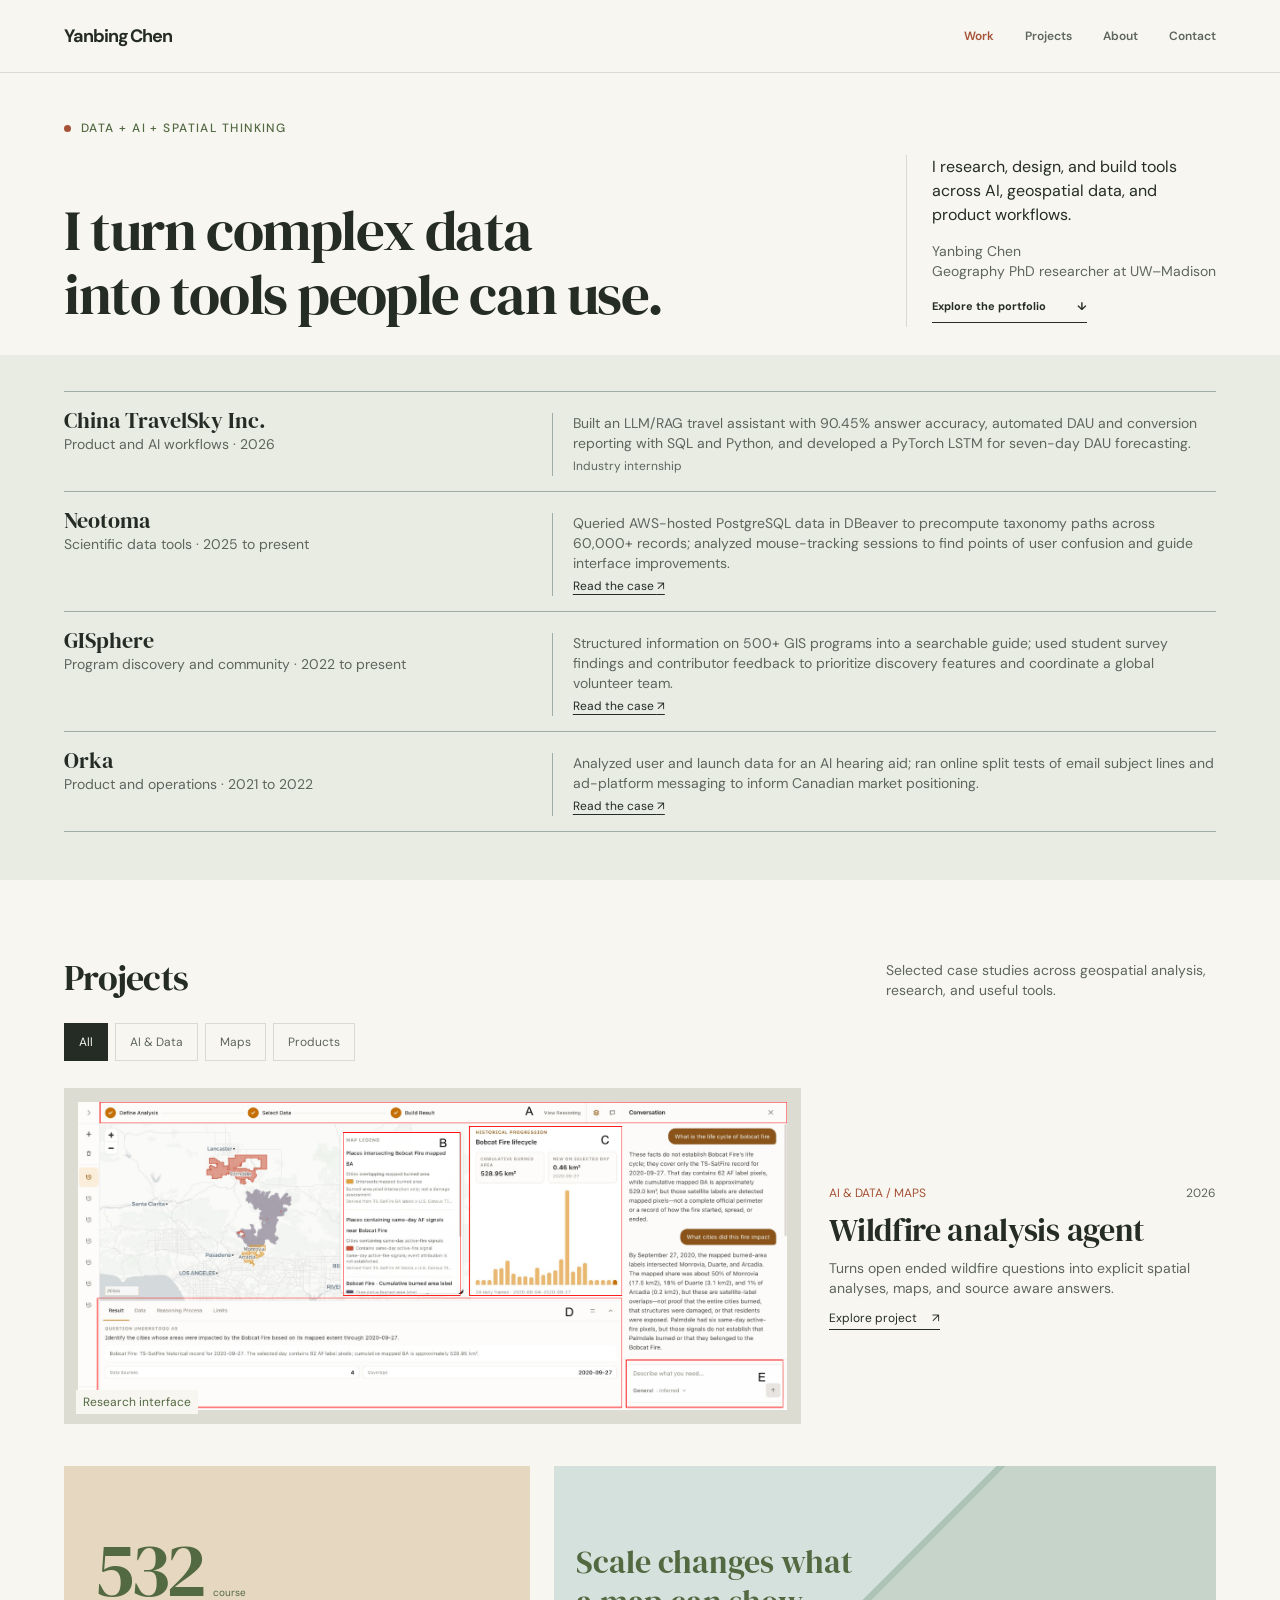
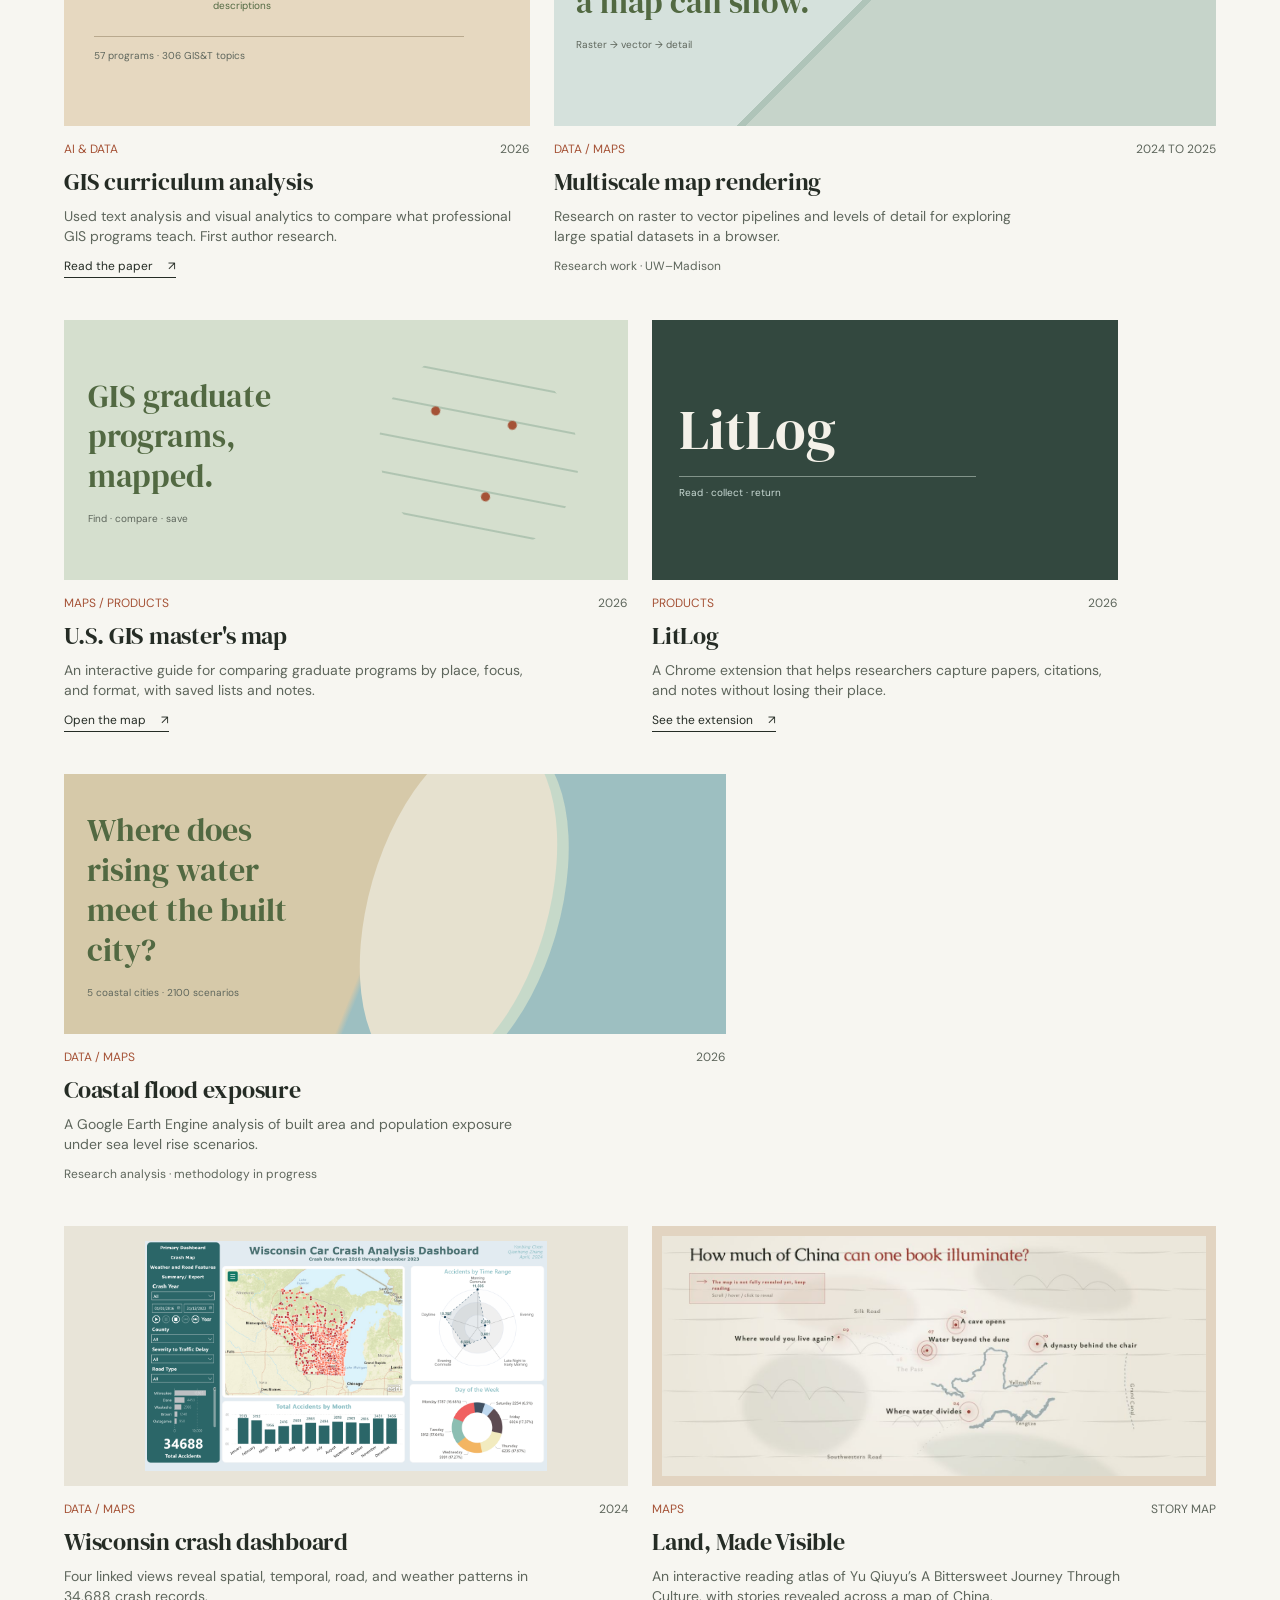
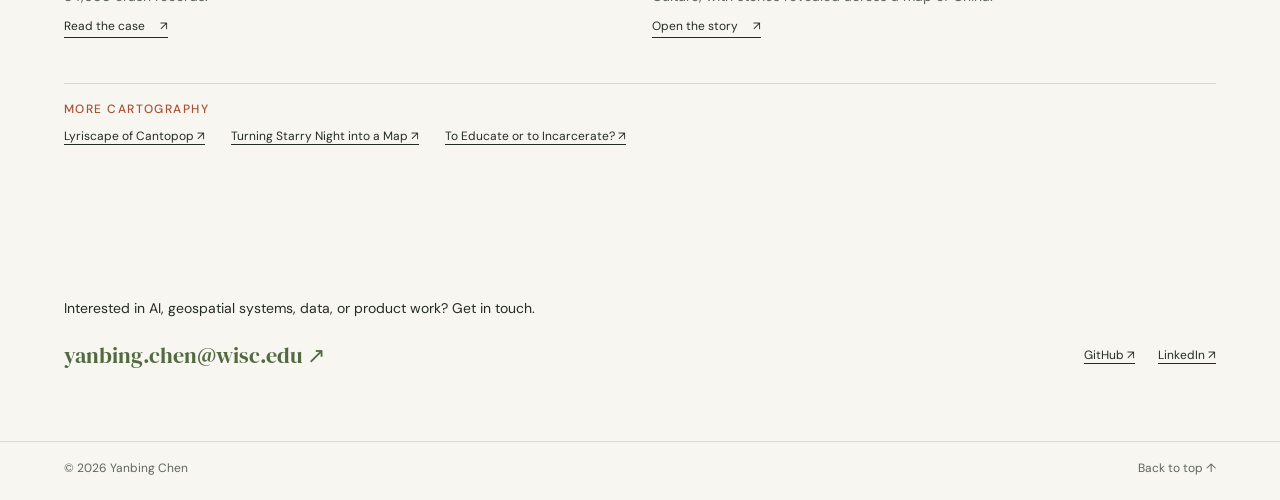
<file: index.html>
<!doctype html>
<html lang="en">
<head>
  <meta charset="utf-8">
  <meta name="viewport" content="width=device-width, initial-scale=1">
  <meta name="description" content="Yanbing Chen is a geography researcher working across cartography, geospatial analysis, and data tools.">
  <meta name="author" content="Yanbing Chen">
  <meta name="theme-color" content="#f4f1e9">
  <title>Yanbing Chen</title>
  <link rel="stylesheet" href="css/portfolio.css">
</head>
<body>
  <a class="skip-link" href="#work">Skip to work</a>
  <header class="site-header" id="top">
    <div class="container header-inner">
      <a class="wordmark" href="index.html" aria-label="Yanbing Chen, home">Yanbing Chen</a>
      <nav aria-label="Main navigation">
        <a href="#work" aria-current="page">Work</a>
        <a href="#projects">Projects</a>
        <a href="about.html">About</a>
        <a href="#contact">Contact</a>
      </nav>
    </div>
  </header>
  <main>
    <section class="hero container" aria-labelledby="hero-title">
      <div class="hero-eyebrow"><span class="eyebrow-dot"></span> Data + AI + spatial thinking</div>
      <div class="hero-layout">
        <h1 id="hero-title">I turn complex data <br>into tools people can use.</h1>
        <div class="hero-side">
          <p>I research, design, and build tools across AI, geospatial data, and product workflows.</p>
          <p class="hero-context">Yanbing Chen<br>Geography PhD researcher at UW–Madison</p>
          <a class="arrow-link" href="#work">Explore the portfolio <span aria-hidden="true">↓</span></a>
        </div>
      </div>
    </section>

    <section class="work-section" id="work" aria-label="Work"><div class="container"><div class="work-list">
      <article class="work-item"><div class="work-name"><h3>China TravelSky Inc.</h3><p>Product and AI workflows · 2026</p></div><div><p>Built an LLM/RAG travel assistant with 90.45% answer accuracy, automated DAU and conversion reporting with SQL and Python, and developed a PyTorch LSTM for seven-day DAU forecasting.</p><span class="work-note">Industry internship</span></div></article>
      <article class="work-item"><div class="work-name"><h3>Neotoma</h3><p>Scientific data tools · 2025 to present</p></div><div><p>Queried AWS-hosted PostgreSQL data in DBeaver to precompute taxonomy paths across 60,000+ records; analyzed mouse-tracking sessions to find points of user confusion and guide interface improvements.</p><a href="casestudy-neotoma.html">Read the case <span aria-hidden="true">↗</span></a></div></article>
      <article class="work-item"><div class="work-name"><h3>GISphere</h3><p>Program discovery and community · 2022 to present</p></div><div><p>Structured information on 500+ GIS programs into a searchable guide; used student survey findings and contributor feedback to prioritize discovery features and coordinate a global volunteer team.</p><a href="casestudy-gisphere.html">Read the case <span aria-hidden="true">↗</span></a></div></article>
      <article class="work-item"><div class="work-name"><h3>Orka</h3><p>Product and operations · 2021 to 2022</p></div><div><p>Analyzed user and launch data for an AI hearing aid; ran online split tests of email subject lines and ad-platform messaging to inform Canadian market positioning.</p><a href="casestudy-orka.html">Read the case <span aria-hidden="true">↗</span></a></div></article>
    </div></div></section>


    <section class="projects-section container" id="projects" aria-labelledby="projects-title">
      <div class="section-heading">
        <div><h2 id="projects-title">Projects</h2></div>
        <p>Selected case studies across geospatial analysis, research, and useful tools.</p>
      </div>
      <div class="filter-bar" role="group" aria-label="Filter projects">
        <button class="filter-button" type="button" data-filter="all" aria-pressed="true">All</button>
        <button class="filter-button" type="button" data-filter="ai-data" aria-pressed="false">AI &amp; Data</button>
        <button class="filter-button" type="button" data-filter="maps" aria-pressed="false">Maps</button>
        <button class="filter-button" type="button" data-filter="products" aria-pressed="false">Products</button>
      </div>
      <p class="filter-status visually-hidden" id="filter-status" role="status" aria-live="polite"></p>
      <div class="project-grid" id="project-grid">
        <article class="project-card featured" data-categories="ai-data maps" id="wildfire">
          <a class="card-link" href="https://github.com/GeoDS/OASIS_wildfire" target="_blank" rel="noopener noreferrer" aria-label="Wildfire analysis agent, open project repository">
            <div class="card-art art-fire"><img src="assets/firescope.png" alt="FireScope interface showing a wildfire map, source legend, analysis panels, and conversation" width="1600" height="697"><span class="image-label">Research interface</span></div>
            <div class="card-content"><p class="card-type">AI &amp; Data / Maps <span>2026</span></p><h3>Wildfire analysis agent</h3><p>Turns open ended wildfire questions into explicit spatial analyses, maps, and source aware answers.</p><span class="card-cta">Explore project <span aria-hidden="true">↗</span></span></div>
          </a>
        </article>
        <article class="project-card" data-categories="ai-data" id="course-evaluation">
          <a class="card-link" href="https://onlinelibrary.wiley.com/doi/10.1111/tgis.70289" target="_blank" rel="noopener noreferrer" aria-label="GIS curriculum analysis, read published paper">
            <div class="card-art art-courses"><div class="number-figure" aria-label="532 courses across 57 programs"><strong>532</strong><span>course descriptions</span><i></i><small>57 programs · 306 GIS&amp;T topics</small></div></div>
            <div class="card-content"><p class="card-type">AI &amp; Data <span>2026</span></p><h3>GIS curriculum analysis</h3><p>Used text analysis and visual analytics to compare what professional GIS programs teach. First author research.</p><span class="card-cta">Read the paper <span aria-hidden="true">↗</span></span></div>
          </a>
        </article>
        <article class="project-card" data-categories="ai-data maps" id="multiscale">
          <div class="card-art art-multiscale" aria-hidden="true"><div class="map-annotation"><span>Scale changes what a map can show.</span><i>Raster → vector → detail</i></div></div>
          <div class="card-content"><p class="card-type">Data / Maps <span>2024 to 2025</span></p><h3>Multiscale map rendering</h3><p>Research on raster to vector pipelines and levels of detail for exploring large spatial datasets in a browser.</p><span class="card-note">Research work · UW–Madison</span></div>
        </article>
        <article class="project-card" data-categories="maps products" id="gis-masters-map">
          <a class="card-link" href="https://yanbingchen.site/GIS-master-webmap/" target="_blank" rel="noopener noreferrer" aria-label="U.S. GIS master's programs map, open interactive map">
            <div class="card-art art-programs"><div class="map-annotation"><span>GIS graduate programs, mapped.</span><i>Find · compare · save</i></div></div>
            <div class="card-content"><p class="card-type">Maps / Products <span>2026</span></p><h3>U.S. GIS master's map</h3><p>An interactive guide for comparing graduate programs by place, focus, and format, with saved lists and notes.</p><span class="card-cta">Open the map <span aria-hidden="true">↗</span></span></div>
          </a>
        </article>
        <article class="project-card" data-categories="products" id="litlog">
          <a class="card-link" href="https://chromewebstore.google.com/detail/lit-log/jmifjgddpcepkgfifibfmhblipbbbepp" target="_blank" rel="noopener noreferrer" aria-label="LitLog, open Chrome Web Store listing">
            <div class="card-art art-litlog"><div class="litlog-visual" aria-hidden="true"><span>LitLog</span><i>Read · collect · return</i></div></div>
            <div class="card-content"><p class="card-type">Products <span>2026</span></p><h3>LitLog</h3><p>A Chrome extension that helps researchers capture papers, citations, and notes without losing their place.</p><span class="card-cta">See the extension <span aria-hidden="true">↗</span></span></div>
          </a>
        </article>
        <article class="project-card" data-categories="ai-data maps" id="coastal-exposure">
          <div class="card-art art-coast" aria-hidden="true"><div class="map-annotation"><span>Where does rising water meet the built city?</span><i>5 coastal cities · 2100 scenarios</i></div></div>
          <div class="card-content"><p class="card-type">Data / Maps <span>2026</span></p><h3>Coastal flood exposure</h3><p>A Google Earth Engine analysis of built area and population exposure under sea level rise scenarios.</p><span class="card-note">Research analysis · methodology in progress</span></div>
        </article>
        <article class="project-card" data-categories="ai-data maps" id="crash-dashboard">
          <a class="card-link" href="casestudy-carcrash.html" aria-label="Wisconsin crash dashboard, read case study">
            <div class="card-art art-dashboard"><img src="assets/case%20study/car-crash/Dashboard-1.jpg" alt="Wisconsin crash dashboard with map and linked data views" loading="lazy"></div>
            <div class="card-content"><p class="card-type">Data / Maps <span>2024</span></p><h3>Wisconsin crash dashboard</h3><p>Four linked views reveal spatial, temporal, road, and weather patterns in 34,688 crash records.</p><span class="card-cta">Read the case <span aria-hidden="true">↗</span></span></div>
          </a>
        </article>
        <article class="project-card" data-categories="maps" id="bittersweet">
          <a class="card-link" href="https://yanbingchen.site/bittersweet-journey/site/index.html?lang=en" target="_blank" rel="noopener noreferrer" aria-label="Land, Made Visible, open interactive reading atlas">
            <div class="card-art art-bittersweet"><img src="assets/land-made-visible.png" alt="Interactive reading atlas with a map of China and story locations" loading="lazy"></div>
            <div class="card-content"><p class="card-type">Maps <span>Story map</span></p><h3>Land, Made Visible</h3><p>An interactive reading atlas of Yu Qiuyu’s A Bittersweet Journey Through Culture, with stories revealed across a map of China.</p><span class="card-cta">Open the story <span aria-hidden="true">↗</span></span></div>
          </a>
        </article>
      </div>
      <div class="more-maps" id="more-maps"><p class="kicker">More cartography</p><div><a href="https://geography.wisc.edu/madgeognews/2025/10/31/from-a-playlist-to-an-award-winning-lyrical-map/" target="_blank" rel="noopener noreferrer">Lyriscape of Cantopop <span aria-hidden="true">↗</span></a><a href="https://yanbingchen.site/Van-Gogh-Style-Basemap/explainer/" target="_blank" rel="noopener noreferrer">Turning Starry Night into a Map <span aria-hidden="true">↗</span></a><a href="assets/map/geog370-final-project.png">To Educate or to Incarcerate? <span aria-hidden="true">↗</span></a></div></div>
    </section>

    <section class="contact-section container" id="contact" aria-label="Contact"><p>Interested in AI, geospatial systems, data, or product work? Get in touch.</p><div class="contact-links"><a class="email-link" href="mailto:yanbing.chen@wisc.edu">yanbing.chen@wisc.edu <span aria-hidden="true">↗</span></a><a href="https://github.com/esstherc" target="_blank" rel="noopener noreferrer">GitHub ↗</a><a href="https://www.linkedin.com/in/yanbingc/" target="_blank" rel="noopener noreferrer">LinkedIn ↗</a></div></section>
  </main>
  <footer class="site-footer container"><span>© 2026 Yanbing Chen</span><a href="#top">Back to top ↑</a></footer>
  <script src="js/portfolio.js" defer></script>
</body>
</html>
</file>
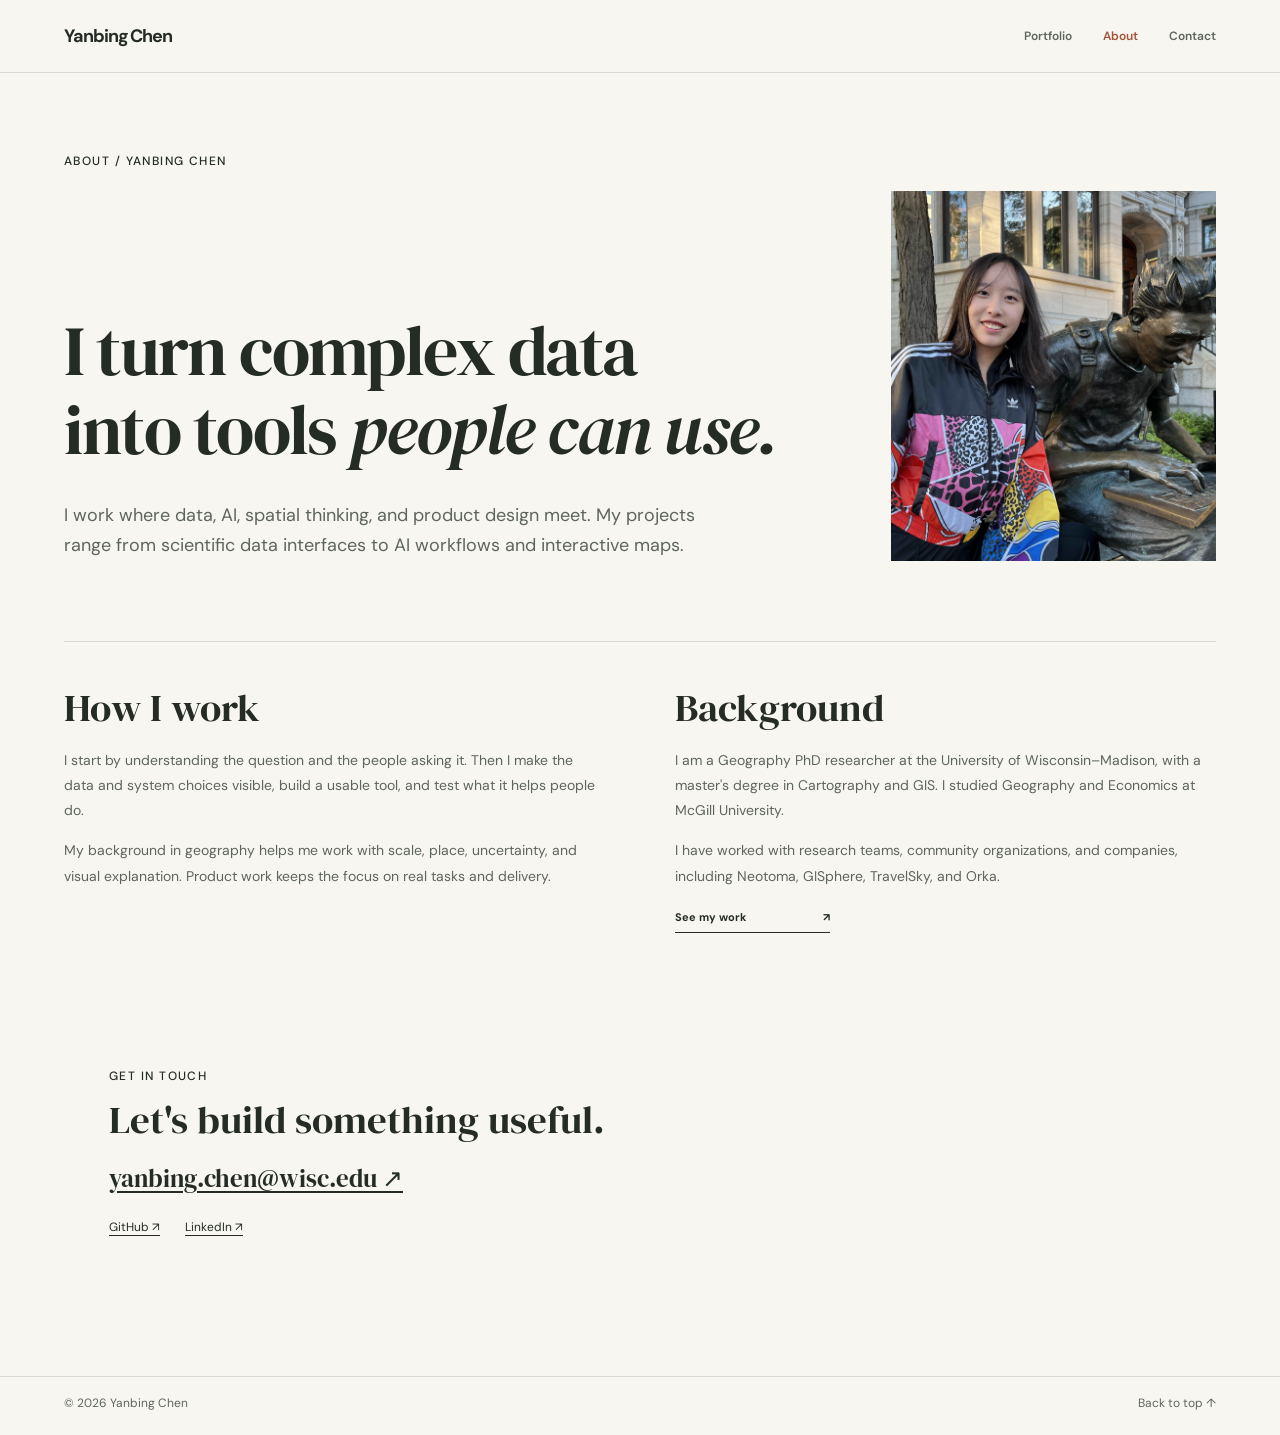
<file: about.html>
<!doctype html>
<html lang="en">
<head>
  <meta charset="utf-8">
  <meta name="viewport" content="width=device-width, initial-scale=1">
  <meta name="description" content="About Yanbing Chen, a Geography PhD researcher building tools across data, AI, maps, and product development.">
  <meta name="author" content="Yanbing Chen">
  <meta name="theme-color" content="#f7f6f1">
  <title>About | Yanbing Chen</title>
  <link rel="stylesheet" href="css/portfolio.css">
  <link rel="stylesheet" href="css/about-portfolio.css">
</head>
<body>
  <a class="skip-link" href="#about">Skip to about</a>
  <header class="site-header" id="top"><div class="container header-inner"><a class="wordmark" href="index.html">Yanbing Chen</a><nav aria-label="Main navigation"><a href="index.html#projects">Portfolio</a><a href="about.html" aria-current="page">About</a><a href="index.html#contact">Contact</a></nav></div></header>
  <main id="about" class="about-page container">
    <p class="kicker">About / Yanbing Chen</p>
    <div class="about-hero-grid"><div><h1>I turn complex data<br> into tools <em>people can use.</em></h1><p class="about-lede">I work where data, AI, spatial thinking, and product design meet. My projects range from scientific data interfaces to AI workflows and interactive maps.</p></div><img src="assets/profile_yanbing.jpg" alt="Portrait of Yanbing Chen" width="700" height="850"></div>
    <div class="about-details"><section><h2>How I work</h2><p>I start by understanding the question and the people asking it. Then I make the data and system choices visible, build a usable tool, and test what it helps people do.</p><p>My background in geography helps me work with scale, place, uncertainty, and visual explanation. Product work keeps the focus on real tasks and delivery.</p></section><section><h2>Background</h2><p>I am a Geography PhD researcher at the University of Wisconsin–Madison, with a master's degree in Cartography and GIS. I studied Geography and Economics at McGill University.</p><p>I have worked with research teams, community organizations, and companies, including Neotoma, GISphere, TravelSky, and Orka.</p><a class="arrow-link" href="index.html#work">See my work <span aria-hidden="true">↗</span></a></section></div>
    <section class="about-contact"><p class="kicker">Get in touch</p><h2>Let's build something useful.</h2><a href="mailto:yanbing.chen@wisc.edu">yanbing.chen@wisc.edu ↗</a><div><a href="https://github.com/esstherc" target="_blank" rel="noopener noreferrer">GitHub ↗</a><a href="https://www.linkedin.com/in/yanbingc/" target="_blank" rel="noopener noreferrer">LinkedIn ↗</a></div></section>
  </main>
  <footer class="site-footer container"><span>© 2026 Yanbing Chen</span><a href="#top">Back to top ↑</a></footer>
</body>
</html>
</file>
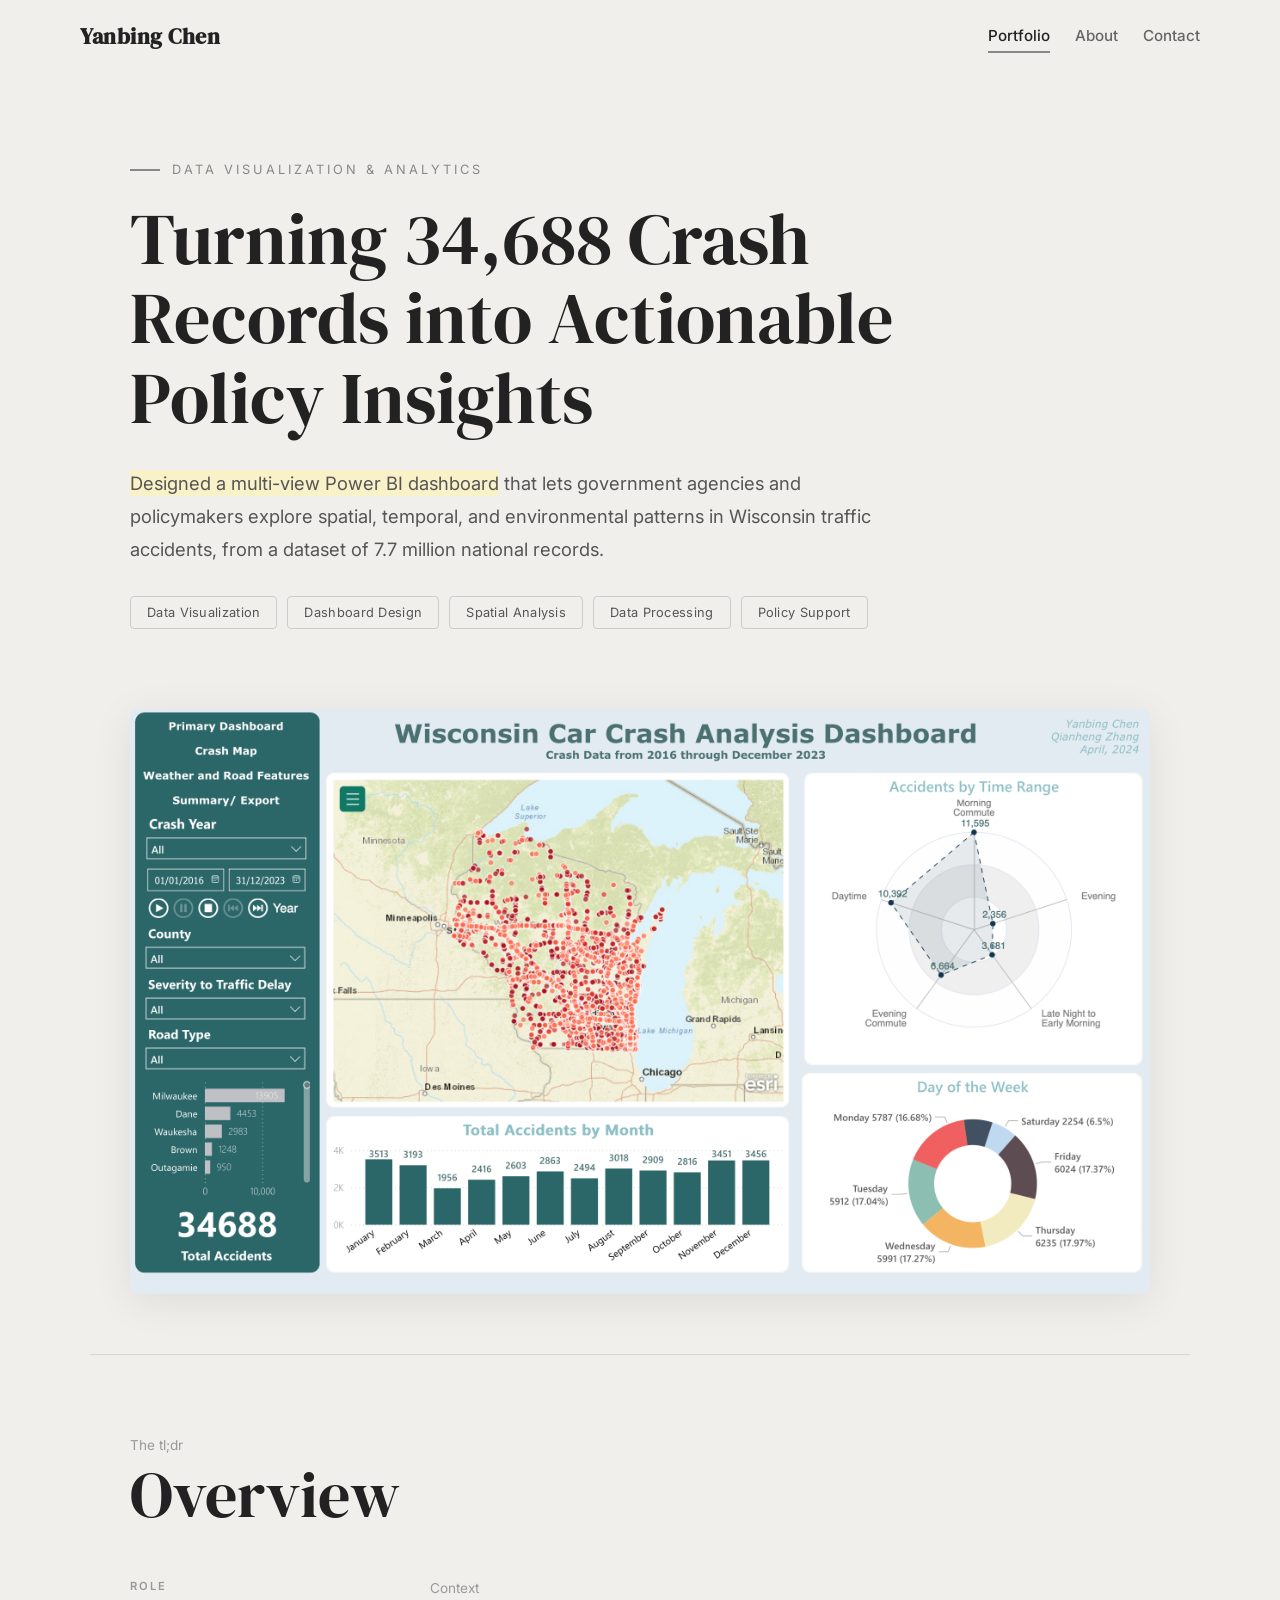
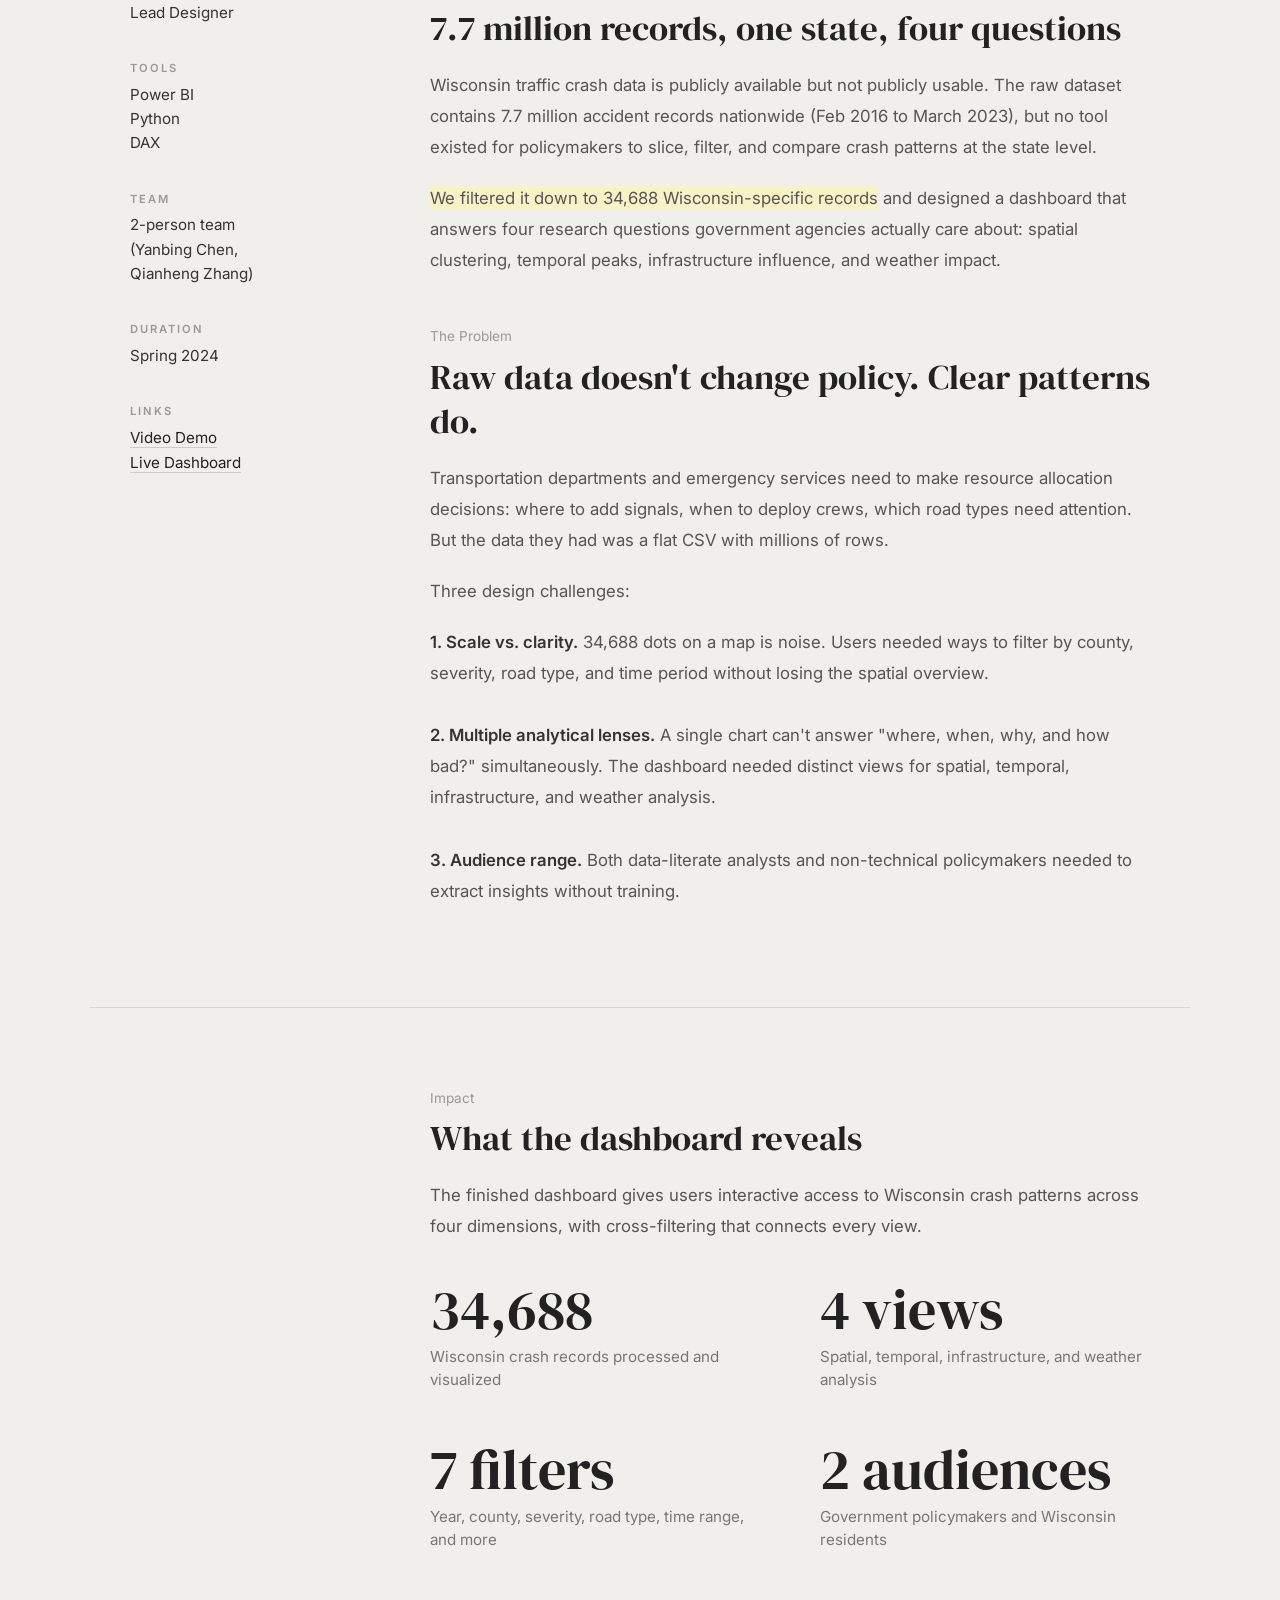
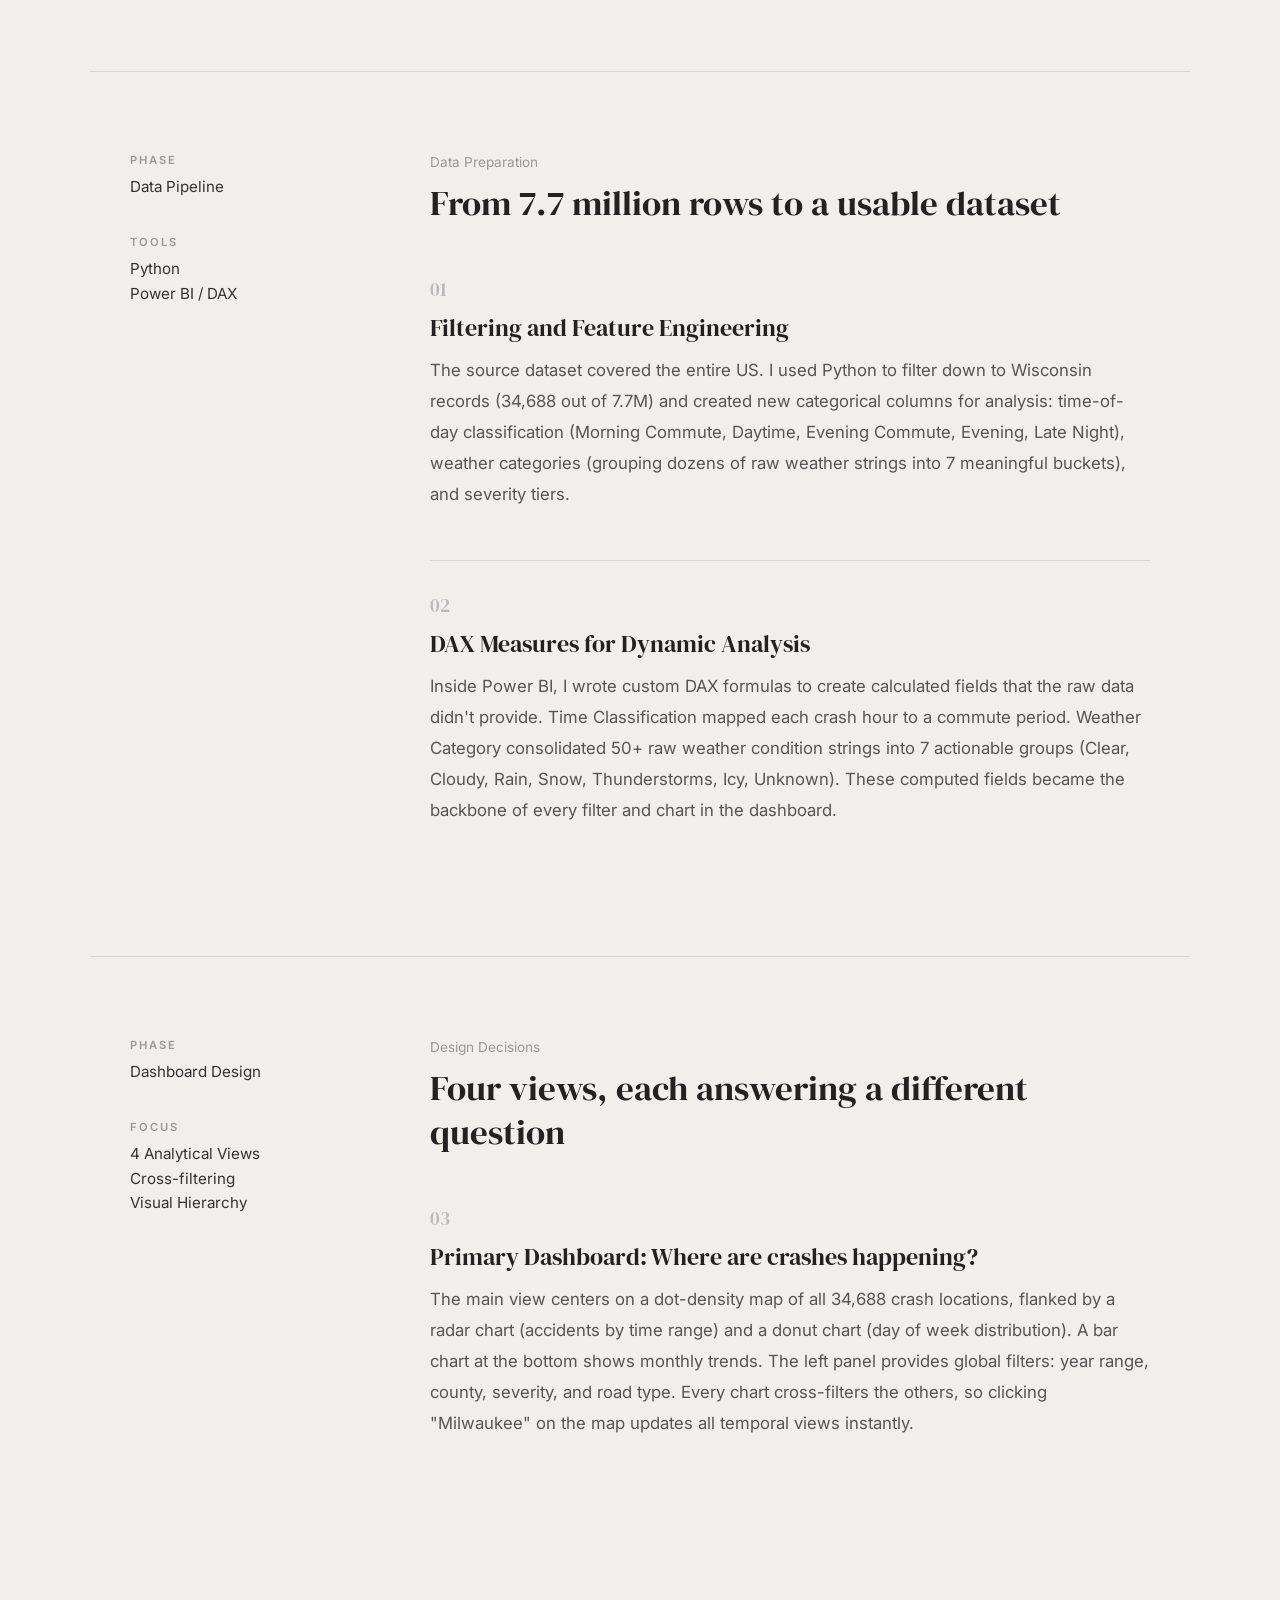
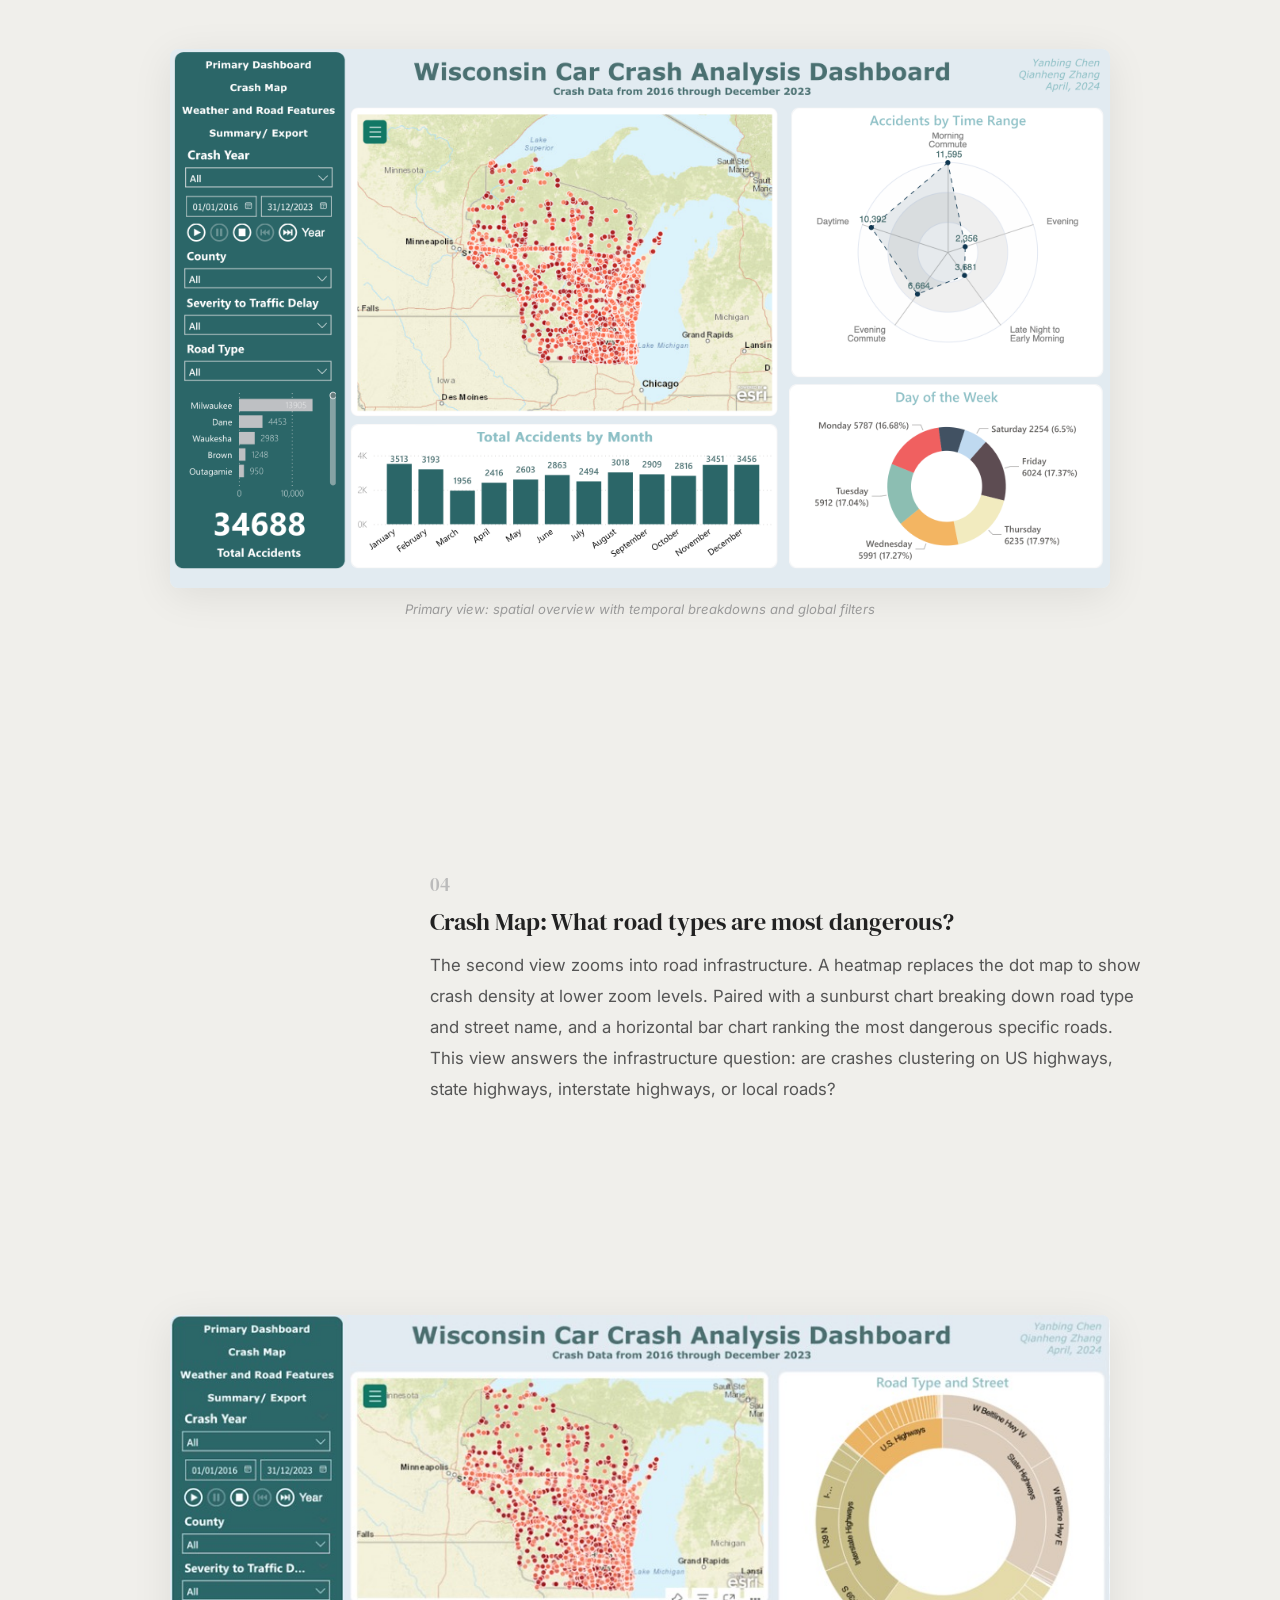
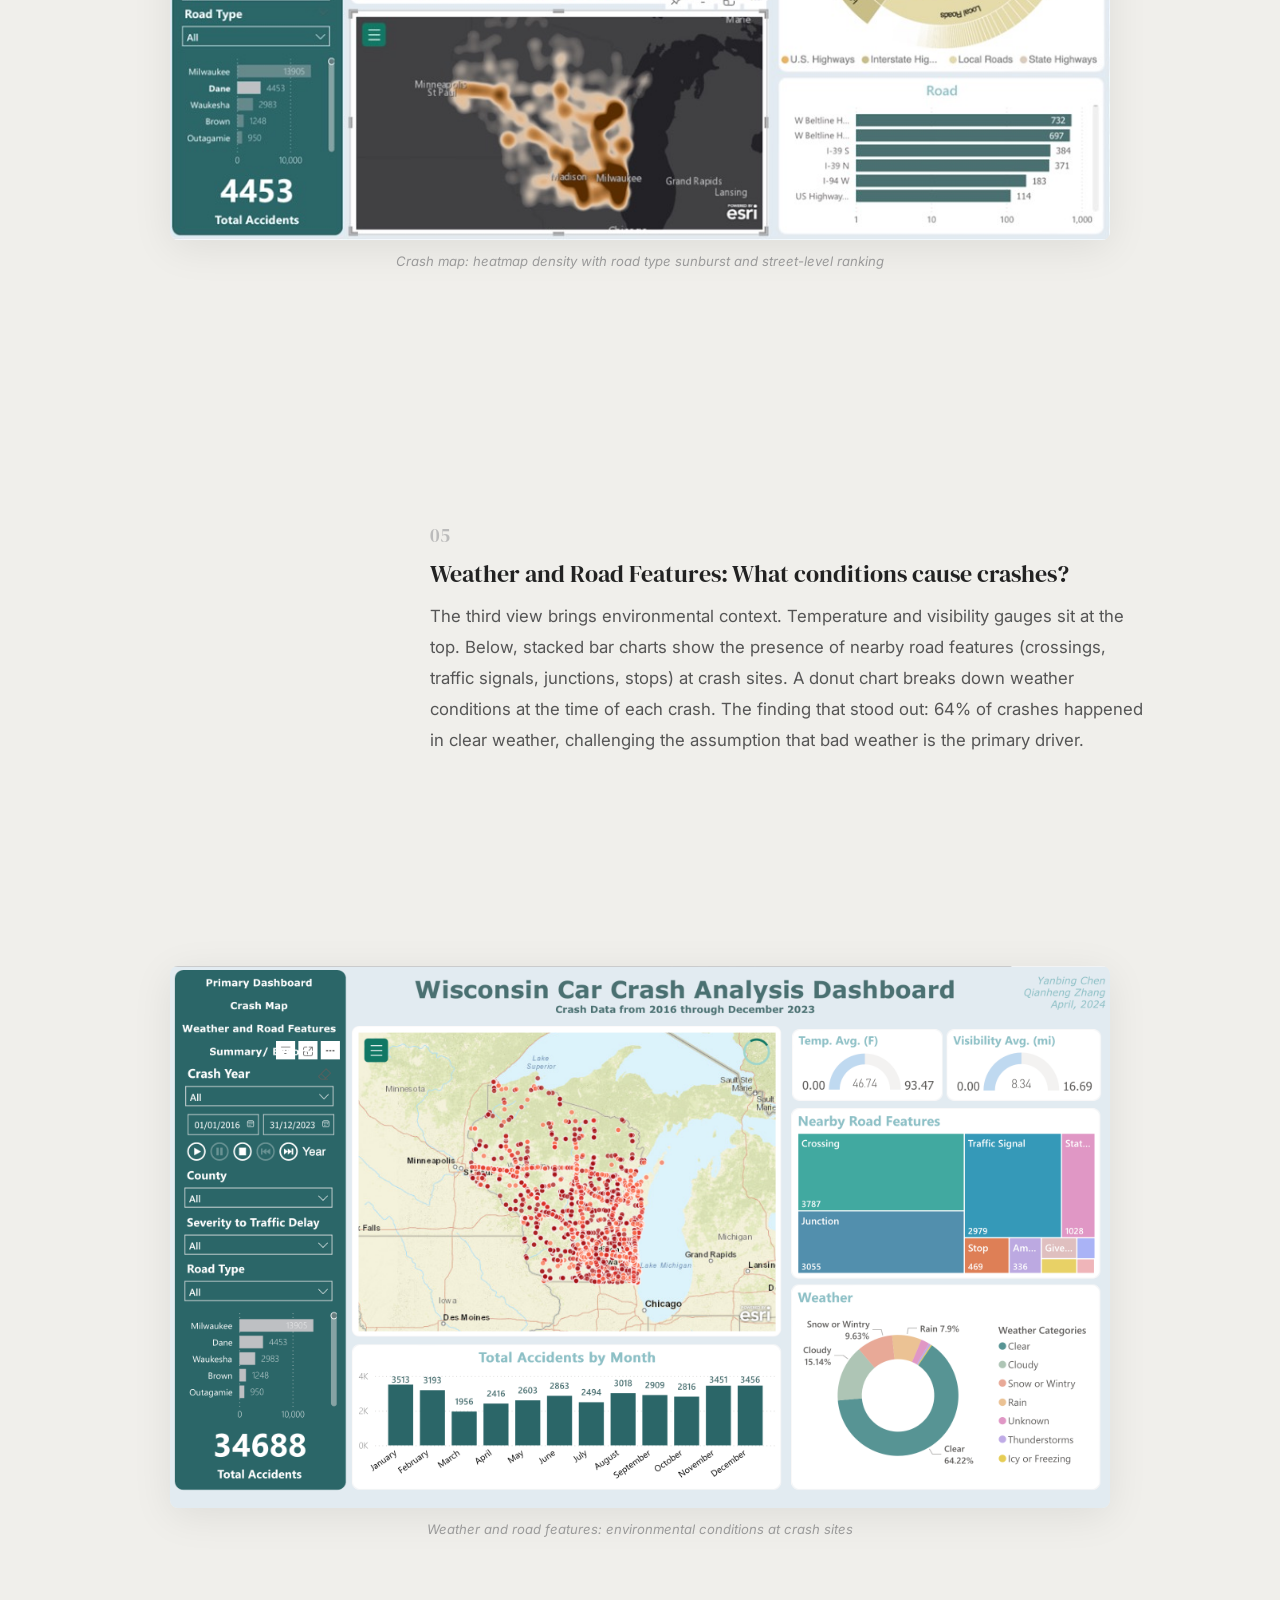
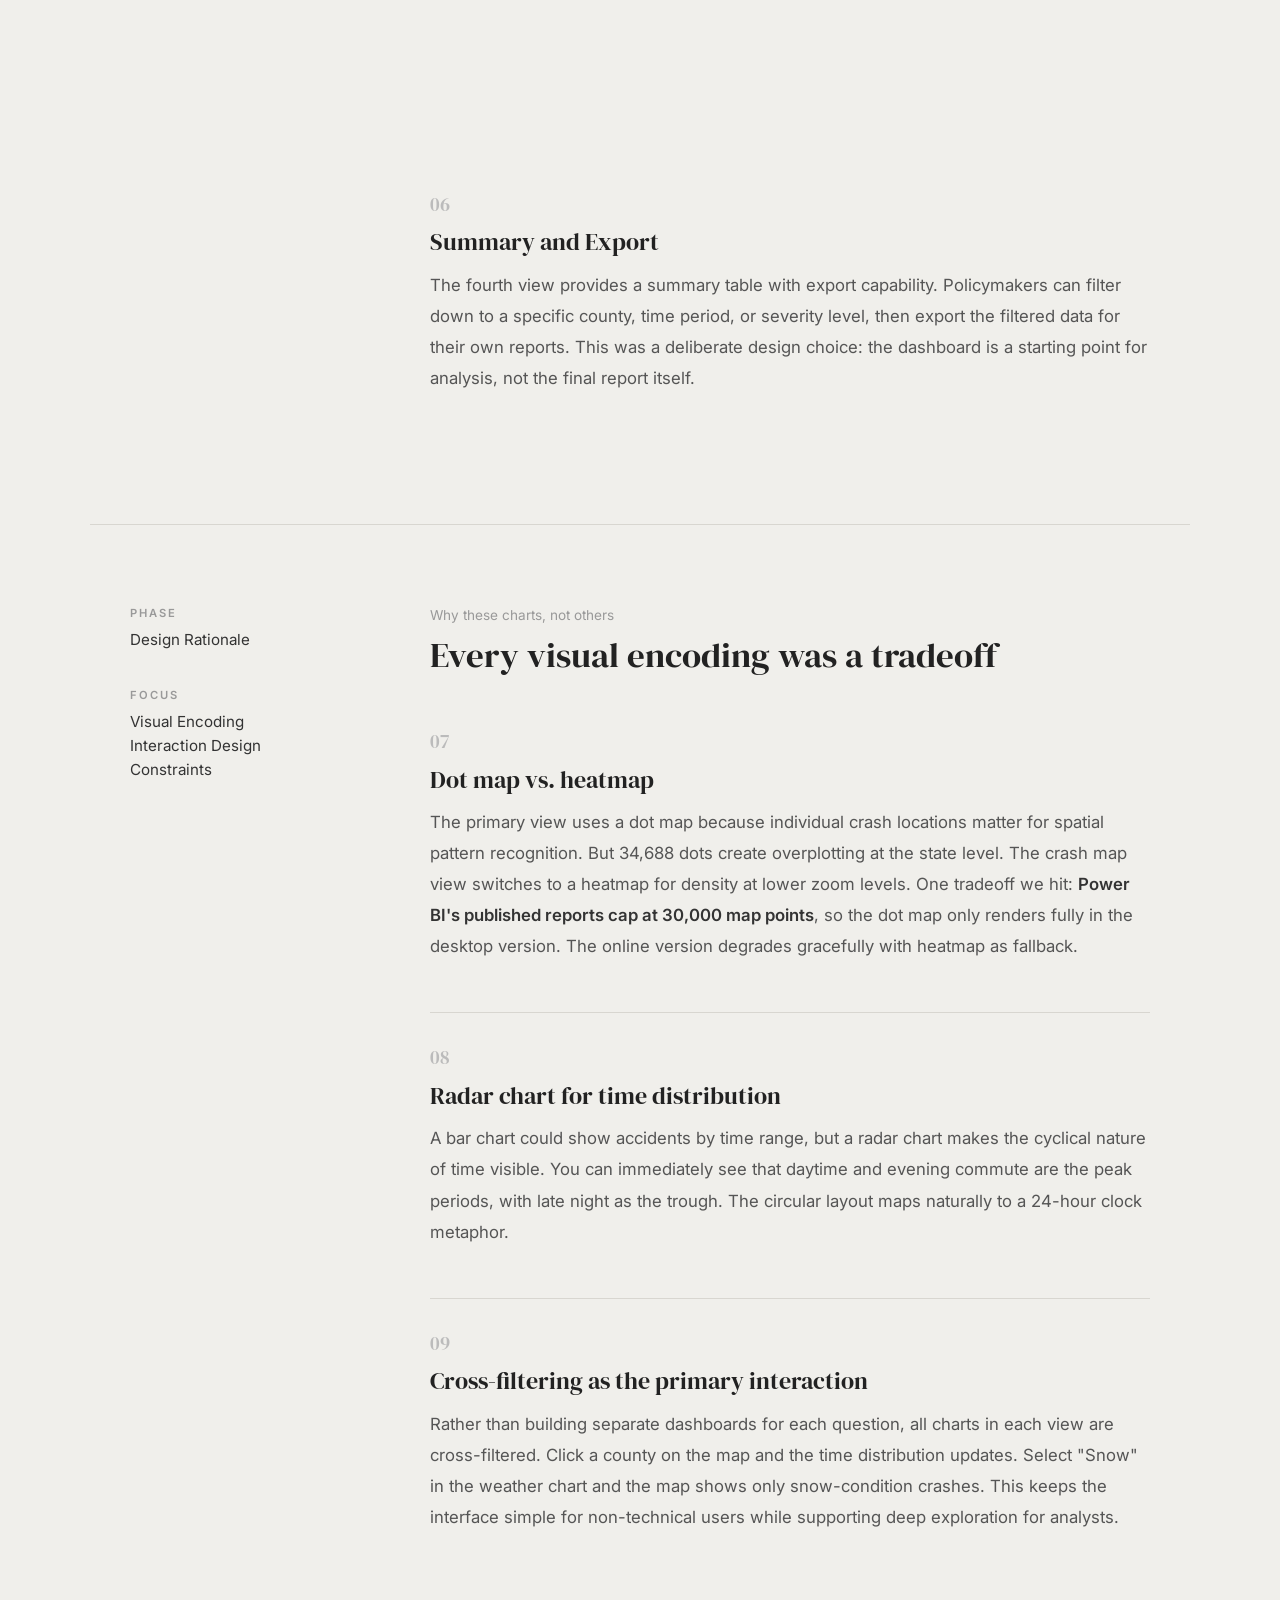
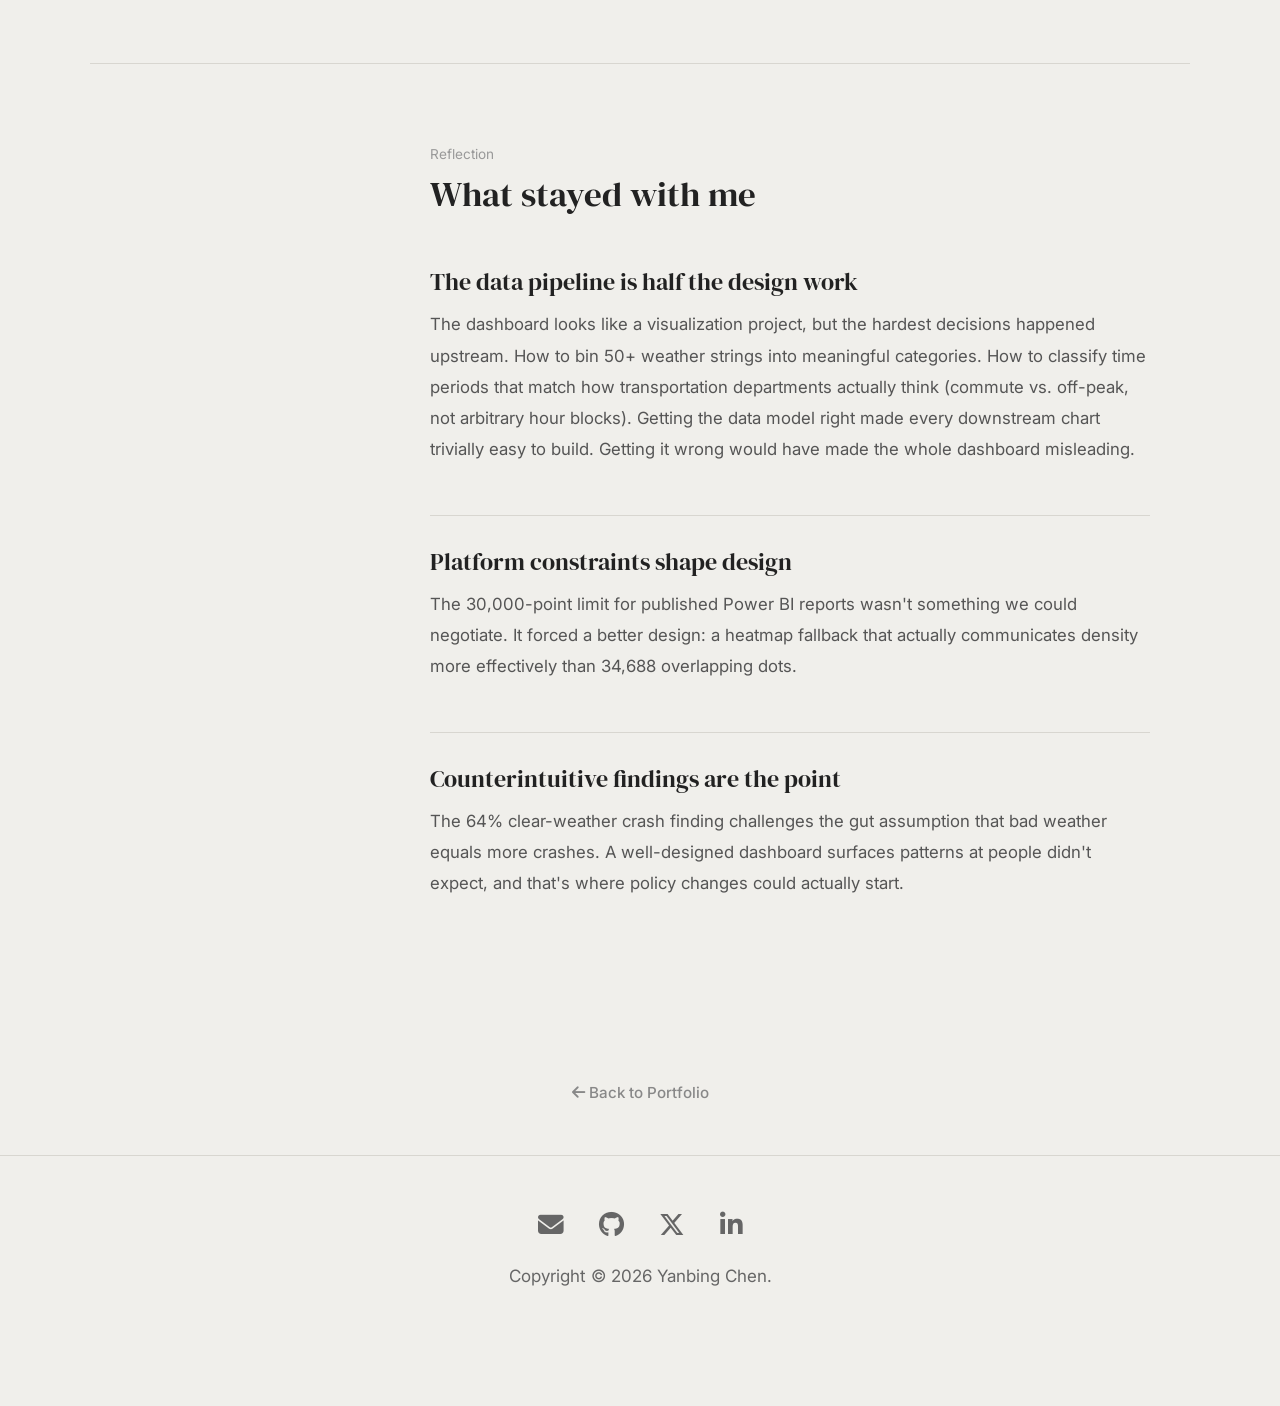
<file: casestudy-carcrash.html>
<!DOCTYPE html>
<html lang="en">

<head>
    <meta charset="utf-8">
    <meta name="viewport" content="width=device-width, initial-scale=1, shrink-to-fit=yes">
    <meta name="description" content="Case Study: Wisconsin Car Crash Analysis Dashboard">
    <meta name="author" content="Yanbing Chen">
    <title>Car Crash Dashboard Case Study | Yanbing Chen</title>

    <!-- Bootstrap -->
    <link href="libs/bootstrap/bootstrap.min.css" rel="stylesheet">

    <!-- Fonts -->
    <link
        href="https://fonts.googleapis.com/css2?family=DM+Serif+Display&family=Inter:wght@300;400;500;600;700&display=swap"
        rel="stylesheet">

    <!-- Fontawesome -->
    <link href="libs/fontawesome/css/fontawesome.min.css" rel="stylesheet" />
    <link href="libs/fontawesome/css/brands.min.css" rel="stylesheet" />
    <link href="libs/fontawesome/css/solid.min.css" rel="stylesheet" />

    <!-- Styles -->
    <link href="css/style-industrial.css" rel="stylesheet">
    <link href="css/casestudy.css" rel="stylesheet">

</head>

<body class="cs-page">

    <!-- Navigation -->
    <nav class="navbar-industrial" aria-label="Main navigation">
        <div class="nav-container">
            <a href="index.html" class="nav-brand">Yanbing Chen</a>
            <div class="nav-pills-container">
                <a href="index.html#projects" class="nav-link-ind active">Portfolio</a>
                <a href="about.html" class="nav-link-ind">About</a>
                <a href="index.html#contact" class="nav-link-ind">Contact</a>
            </div>
        </div>
    </nav>

    <!-- Hero -->
    <header class="cs-hero">
        <div class="cs-hero-label reveal">DATA VISUALIZATION & ANALYTICS</div>
        <h1 class="cs-hero-title reveal">Turning 34,688 Crash Records into Actionable Policy Insights</h1>
        <p class="cs-hero-summary reveal">
            <span class="highlight">Designed a multi-view Power BI dashboard</span> that lets government agencies and
            policymakers explore spatial, temporal, and environmental patterns in Wisconsin traffic accidents, from a
            dataset of 7.7 million national records.
        </p>
        <div class="cs-tags reveal">
            <span class="cs-tag">Data Visualization</span>
            <span class="cs-tag">Dashboard Design</span>
            <span class="cs-tag">Spatial Analysis</span>
            <span class="cs-tag">Data Processing</span>
            <span class="cs-tag">Policy Support</span>
        </div>
    </header>

    <!-- Hero image -->
    <div class="cs-hero-image reveal">
        <img src="assets/case%20study/car-crash/Dashboard-1.jpg" alt="Wisconsin Car Crash Dashboard primary view">
    </div>

    <!-- Overview -->
    <hr class="cs-section-divider">

    <section class="cs-overview">
        <div class="cs-overview-header reveal">
            <div class="cs-overview-label">The tl;dr</div>
            <div class="cs-overview-title">Overview</div>
        </div>

        <div class="cs-two-col">
            <aside class="cs-sidebar reveal">
                <div class="cs-meta-group">
                    <div class="cs-meta-label">Role</div>
                    <div class="cs-meta-value">Lead Designer</div>
                </div>
                <div class="cs-meta-group">
                    <div class="cs-meta-label">Tools</div>
                    <div class="cs-meta-value">
                        Power BI<br>
                        Python<br>
                        DAX
                    </div>
                </div>
                <div class="cs-meta-group">
                    <div class="cs-meta-label">Team</div>
                    <div class="cs-meta-value">
                        2-person team<br>
                        (Yanbing Chen,<br>Qianheng Zhang)
                    </div>
                </div>
                <div class="cs-meta-group">
                    <div class="cs-meta-label">Duration</div>
                    <div class="cs-meta-value">Spring 2024</div>
                </div>
                <div class="cs-meta-group">
                    <div class="cs-meta-label">Links</div>
                    <div class="cs-meta-value">
                        <a href="https://www.youtube.com/watch?v=MDELlRKnYrM&ab_channel=YanbingChen" target="_blank"
                            style="color: #222; border-bottom: 1px solid #CCC;">Video Demo</a><br>
                        <a href="https://app.powerbi.com/view?r=eyJrIjoiZjJiZTBiZjYtZmM1MC00YzQyLWE5YTctN2FjZWVmOGZhM2M3IiwidCI6IjZmMGJiNzJmLTUzNzctNGRkZi05MzZhLWI2YzcyYmYyMWFlMiIsImMiOjF9&pageName=ReportSection122b823e02231482f562"
                            target="_blank" style="color: #222; border-bottom: 1px solid #CCC;">Live Dashboard</a>
                    </div>
                </div>
            </aside>

            <div class="cs-content reveal">
                <div class="cs-content-label">Context</div>
                <h2 class="cs-content-heading">7.7 million records, one state, four questions</h2>
                <p>
                    Wisconsin traffic crash data is publicly available but not publicly usable. The raw dataset contains
                    7.7 million accident records nationwide (Feb 2016 to March 2023), but no tool existed for
                    policymakers to slice, filter, and compare crash patterns at the state level.
                </p>
                <p>
                    <span class="highlight">We filtered it down to 34,688 Wisconsin-specific records</span> and designed
                    a dashboard that answers four research questions government agencies actually care about: spatial
                    clustering, temporal peaks, infrastructure influence, and weather impact.
                </p>

                <div class="cs-content-label" style="margin-top: 50px;">The Problem</div>
                <h2 class="cs-content-heading">Raw data doesn't change policy. Clear patterns do.</h2>
                <p>
                    Transportation departments and emergency services need to make resource allocation decisions: where
                    to add signals, when to deploy crews, which road types need attention. But the data they had was a
                    flat CSV with millions of rows.
                </p>
                <p>
                    Three design challenges:
                </p>
                <p>
                    <strong>1. Scale vs. clarity.</strong> 34,688 dots on a map is noise. Users needed ways to filter by
                    county, severity, road type, and time period without losing the spatial overview.<br><br>
                    <strong>2. Multiple analytical lenses.</strong> A single chart can't answer "where, when, why, and
                    how bad?" simultaneously. The dashboard needed distinct views for spatial, temporal, infrastructure,
                    and weather analysis.<br><br>
                    <strong>3. Audience range.</strong> Both data-literate analysts and non-technical policymakers
                    needed
                    to extract insights without training.
                </p>
            </div>
        </div>
    </section>

    <!-- Impact -->
    <hr class="cs-section-divider">

    <section class="cs-section">
        <div class="cs-two-col">
            <aside class="cs-sidebar">
                <!-- empty sidebar to maintain alignment -->
            </aside>
            <div class="cs-content reveal">
                <div class="cs-content-label">Impact</div>
                <h2 class="cs-content-heading">What the dashboard reveals</h2>
                <p>
                    The finished dashboard gives users interactive access to Wisconsin crash patterns across four
                    dimensions, with cross-filtering that connects every view.
                </p>

                <div class="cs-impact-grid" style="margin-top: 40px;">
                    <div class="reveal reveal-delay-1">
                        <div class="cs-impact-number">34,688</div>
                        <div class="cs-impact-desc">Wisconsin crash records processed and visualized</div>
                    </div>
                    <div class="reveal reveal-delay-2">
                        <div class="cs-impact-number">4 views</div>
                        <div class="cs-impact-desc">Spatial, temporal, infrastructure, and weather analysis</div>
                    </div>
                    <div class="reveal reveal-delay-3">
                        <div class="cs-impact-number">7 filters</div>
                        <div class="cs-impact-desc">Year, county, severity, road type, time range, and more</div>
                    </div>
                    <div class="reveal reveal-delay-4">
                        <div class="cs-impact-number">2 audiences</div>
                        <div class="cs-impact-desc">Government policymakers and Wisconsin residents</div>
                    </div>
                </div>
            </div>
        </div>
    </section>

    <!-- Process -->
    <hr class="cs-section-divider">

    <section class="cs-section">
        <div class="cs-two-col">
            <aside class="cs-sidebar reveal">
                <div class="cs-meta-group">
                    <div class="cs-meta-label">Phase</div>
                    <div class="cs-meta-value">Data Pipeline</div>
                </div>
                <div class="cs-meta-group">
                    <div class="cs-meta-label">Tools</div>
                    <div class="cs-meta-value">
                        Python<br>
                        Power BI / DAX
                    </div>
                </div>
            </aside>

            <div class="cs-content">
                <div class="cs-content-label reveal">Data Preparation</div>
                <h2 class="cs-content-heading reveal">From 7.7 million rows to a usable dataset</h2>

                <div class="cs-process-item reveal">
                    <div class="cs-process-num">01</div>
                    <div class="cs-process-title">Filtering and Feature Engineering</div>
                    <p class="cs-process-text">
                        The source dataset covered the entire US. I used Python to filter down to Wisconsin records
                        (34,688 out of 7.7M) and created new categorical columns for analysis: time-of-day
                        classification (Morning Commute, Daytime, Evening Commute, Evening, Late Night), weather
                        categories (grouping dozens of raw weather strings into 7 meaningful buckets), and severity
                        tiers.
                    </p>
                </div>

                <div class="cs-process-item reveal">
                    <div class="cs-process-num">02</div>
                    <div class="cs-process-title">DAX Measures for Dynamic Analysis</div>
                    <p class="cs-process-text">
                        Inside Power BI, I wrote custom DAX formulas to create calculated fields that the raw data
                        didn't provide. Time Classification mapped each crash hour to a commute period. Weather Category
                        consolidated 50+ raw weather condition strings into 7 actionable groups (Clear, Cloudy, Rain,
                        Snow, Thunderstorms, Icy, Unknown). These computed fields became the backbone of every filter
                        and chart in the dashboard.
                    </p>
                </div>
            </div>
        </div>
    </section>

    <hr class="cs-section-divider">

    <section class="cs-section">
        <div class="cs-two-col">
            <aside class="cs-sidebar reveal">
                <div class="cs-meta-group">
                    <div class="cs-meta-label">Phase</div>
                    <div class="cs-meta-value">Dashboard Design</div>
                </div>
                <div class="cs-meta-group">
                    <div class="cs-meta-label">Focus</div>
                    <div class="cs-meta-value">
                        4 Analytical Views<br>
                        Cross-filtering<br>
                        Visual Hierarchy
                    </div>
                </div>
            </aside>

            <div class="cs-content">
                <div class="cs-content-label reveal">Design Decisions</div>
                <h2 class="cs-content-heading reveal">Four views, each answering a different question</h2>

                <div class="cs-process-item reveal">
                    <div class="cs-process-num">03</div>
                    <div class="cs-process-title">Primary Dashboard: Where are crashes happening?</div>
                    <p class="cs-process-text">
                        The main view centers on a dot-density map of all 34,688 crash locations, flanked by a radar
                        chart (accidents by time range) and a donut chart (day of week distribution). A bar chart at
                        the bottom shows monthly trends. The left panel provides global filters: year range, county,
                        severity, and road type. Every chart cross-filters the others, so clicking "Milwaukee" on the
                        map updates all temporal views instantly.
                    </p>
                </div>
            </div>
        </div>
    </section>

    <!-- Dashboard screenshots -->
    <div class="cs-section reveal">
        <div class="cs-hero-image">
            <img src="assets/case%20study/car-crash/Dashboard-1.jpg"
                alt="Primary dashboard with map, radar chart, and filters">
            <p class="cs-image-caption">Primary view: spatial overview with temporal breakdowns and global filters</p>
        </div>
    </div>

    <section class="cs-section">
        <div class="cs-two-col">
            <aside class="cs-sidebar">
                <!-- empty -->
            </aside>
            <div class="cs-content">
                <div class="cs-process-item reveal">
                    <div class="cs-process-num">04</div>
                    <div class="cs-process-title">Crash Map: What road types are most dangerous?</div>
                    <p class="cs-process-text">
                        The second view zooms into road infrastructure. A heatmap replaces the dot map to show crash
                        density at lower zoom levels. Paired with a sunburst chart breaking down road type and street
                        name, and a horizontal bar chart ranking the most dangerous specific roads. This view answers
                        the infrastructure question: are crashes clustering on US highways, state highways, interstate
                        highways, or local roads?
                    </p>
                </div>
            </div>
        </div>
    </section>

    <div class="cs-section reveal">
        <div class="cs-hero-image">
            <img src="assets/case%20study/car-crash/Dashboard-2.jpg"
                alt="Crash map view with heatmap and road type breakdown">
            <p class="cs-image-caption">Crash map: heatmap density with road type sunburst and street-level ranking</p>
        </div>
    </div>

    <section class="cs-section">
        <div class="cs-two-col">
            <aside class="cs-sidebar">
                <!-- empty -->
            </aside>
            <div class="cs-content">
                <div class="cs-process-item reveal">
                    <div class="cs-process-num">05</div>
                    <div class="cs-process-title">Weather and Road Features: What conditions cause crashes?</div>
                    <p class="cs-process-text">
                        The third view brings environmental context. Temperature and visibility gauges sit at the top.
                        Below, stacked bar charts show the presence of nearby road features (crossings, traffic signals,
                        junctions, stops) at crash sites. A donut chart breaks down weather conditions at the time of
                        each crash. The finding that stood out: 64% of crashes happened in clear weather, challenging
                        the assumption that bad weather is the primary driver.
                    </p>
                </div>
            </div>
        </div>
    </section>

    <div class="cs-section reveal">
        <div class="cs-hero-image">
            <img src="assets/case%20study/car-crash/Dashboard-3.jpg"
                alt="Weather and road features view with environmental analysis">
            <p class="cs-image-caption">Weather and road features: environmental conditions at crash sites</p>
        </div>
    </div>

    <section class="cs-section">
        <div class="cs-two-col">
            <aside class="cs-sidebar">
                <!-- empty -->
            </aside>
            <div class="cs-content">
                <div class="cs-process-item reveal">
                    <div class="cs-process-num">06</div>
                    <div class="cs-process-title">Summary and Export</div>
                    <p class="cs-process-text">
                        The fourth view provides a summary table with export capability. Policymakers can filter down to
                        a specific county, time period, or severity level, then export the filtered data for their own
                        reports. This was a deliberate design choice: the dashboard is a starting point for analysis,
                        not the final report itself.
                    </p>
                </div>
            </div>
        </div>
    </section>

    <!-- Design rationale -->
    <hr class="cs-section-divider">

    <section class="cs-section">
        <div class="cs-two-col">
            <aside class="cs-sidebar reveal">
                <div class="cs-meta-group">
                    <div class="cs-meta-label">Phase</div>
                    <div class="cs-meta-value">Design Rationale</div>
                </div>
                <div class="cs-meta-group">
                    <div class="cs-meta-label">Focus</div>
                    <div class="cs-meta-value">
                        Visual Encoding<br>
                        Interaction Design<br>
                        Constraints
                    </div>
                </div>
            </aside>

            <div class="cs-content">
                <div class="cs-content-label reveal">Why these charts, not others</div>
                <h2 class="cs-content-heading reveal">Every visual encoding was a tradeoff</h2>

                <div class="cs-process-item reveal">
                    <div class="cs-process-num">07</div>
                    <div class="cs-process-title">Dot map vs. heatmap</div>
                    <p class="cs-process-text">
                        The primary view uses a dot map because individual crash locations matter for spatial pattern
                        recognition. But 34,688 dots create overplotting at the state level. The crash map view switches
                        to a heatmap for density at lower zoom levels. One tradeoff we hit: <strong>Power BI's published
                            reports cap at 30,000 map points</strong>, so the dot map only renders fully in the desktop
                        version. The online version degrades gracefully with heatmap as fallback.
                    </p>
                </div>

                <div class="cs-process-item reveal">
                    <div class="cs-process-num">08</div>
                    <div class="cs-process-title">Radar chart for time distribution</div>
                    <p class="cs-process-text">
                        A bar chart could show accidents by time range, but a radar chart makes the cyclical nature of
                        time visible. You can immediately see that daytime and evening commute are the peak periods,
                        with late night as the trough. The circular layout maps naturally to a 24-hour clock metaphor.
                    </p>
                </div>

                <div class="cs-process-item reveal">
                    <div class="cs-process-num">09</div>
                    <div class="cs-process-title">Cross-filtering as the primary interaction</div>
                    <p class="cs-process-text">
                        Rather than building separate dashboards for each question, all charts in each view are
                        cross-filtered. Click a county on the map and the time distribution updates. Select "Snow" in
                        the weather chart and the map shows only snow-condition crashes. This keeps the interface
                        simple for non-technical users while supporting deep exploration for analysts.
                    </p>
                </div>
            </div>
        </div>
    </section>

    <!-- Reflection -->
    <hr class="cs-section-divider">

    <section class="cs-section">
        <div class="cs-two-col">
            <aside class="cs-sidebar">
                <!-- empty -->
            </aside>
            <div class="cs-content reveal">
                <div class="cs-content-label">Reflection</div>
                <h2 class="cs-content-heading">What stayed with me</h2>

                <div class="cs-process-item">
                    <div class="cs-process-title">The data pipeline is half the design work</div>
                    <p class="cs-process-text">
                        The dashboard looks like a visualization project, but the hardest decisions happened upstream.
                        How to bin 50+ weather strings into meaningful categories. How to classify time periods that
                        match how transportation departments actually think (commute vs. off-peak, not arbitrary
                        hour blocks). Getting the data model right made every downstream chart trivially easy to build.
                        Getting it wrong would have made the whole dashboard misleading.
                    </p>
                </div>

                <div class="cs-process-item">
                    <div class="cs-process-title">Platform constraints shape design</div>
                    <p class="cs-process-text">
                        The 30,000-point limit for published Power BI reports wasn't something we could negotiate. It
                        forced a better design: a heatmap fallback that actually communicates density more effectively
                        than 34,688 overlapping dots.
                    </p>
                </div>

                <div class="cs-process-item">
                    <div class="cs-process-title">Counterintuitive findings are the point</div>
                    <p class="cs-process-text">
                        The 64% clear-weather crash finding challenges the gut assumption that
                        bad weather equals more crashes. A well-designed dashboard surfaces patterns at people didn't
                        expect, and that's where policy
                        changes could actually start.
                    </p>
                </div>
            </div>
        </div>
    </section>

    <!-- Back -->
    <div class="cs-back">
        <a href="index.html#projects"><i class="fas fa-arrow-left"></i> Back to Portfolio</a>
    </div>

    <!-- Footer -->
    <footer>
        <div class="container">
            <div class="social-icons" style="margin-bottom: 15px;">
                <a href="mailto:yanbing.chen@wisc.edu"><i class="fa fa-envelope"></i></a>
                <a href="https://github.com/esstherc"><i class="fab fa-github"></i></a>
                <a href="https://x.com/Essstherccc"><i class="fab fa-x-twitter"></i></a>
                <a href="https://www.linkedin.com/in/yanbingc/"><i class="fab fa-linkedin-in"></i></a>
            </div>
            <p style="margin-top: 20px; color: #666;">Copyright &copy; 2026 Yanbing Chen.</p>
        </div>
    </footer>

    <!-- Scripts -->
    <script src="libs/bootstrap/jquery.min.js"></script>
    <script src="libs/bootstrap/bootstrap.bundle.min.js"></script>

    <!-- Scroll reveal -->
    <script>
        document.addEventListener('DOMContentLoaded', () => {
            const reveals = document.querySelectorAll('.reveal');
            const observer = new IntersectionObserver((entries) => {
                entries.forEach(entry => {
                    if (entry.isIntersecting) {
                        entry.target.classList.add('visible');
                        observer.unobserve(entry.target);
                    }
                });
            }, {
                threshold: 0.12,
                rootMargin: '0px 0px -30px 0px'
            });
            reveals.forEach(el => observer.observe(el));
        });
    </script>

</body>

</html>
</file>
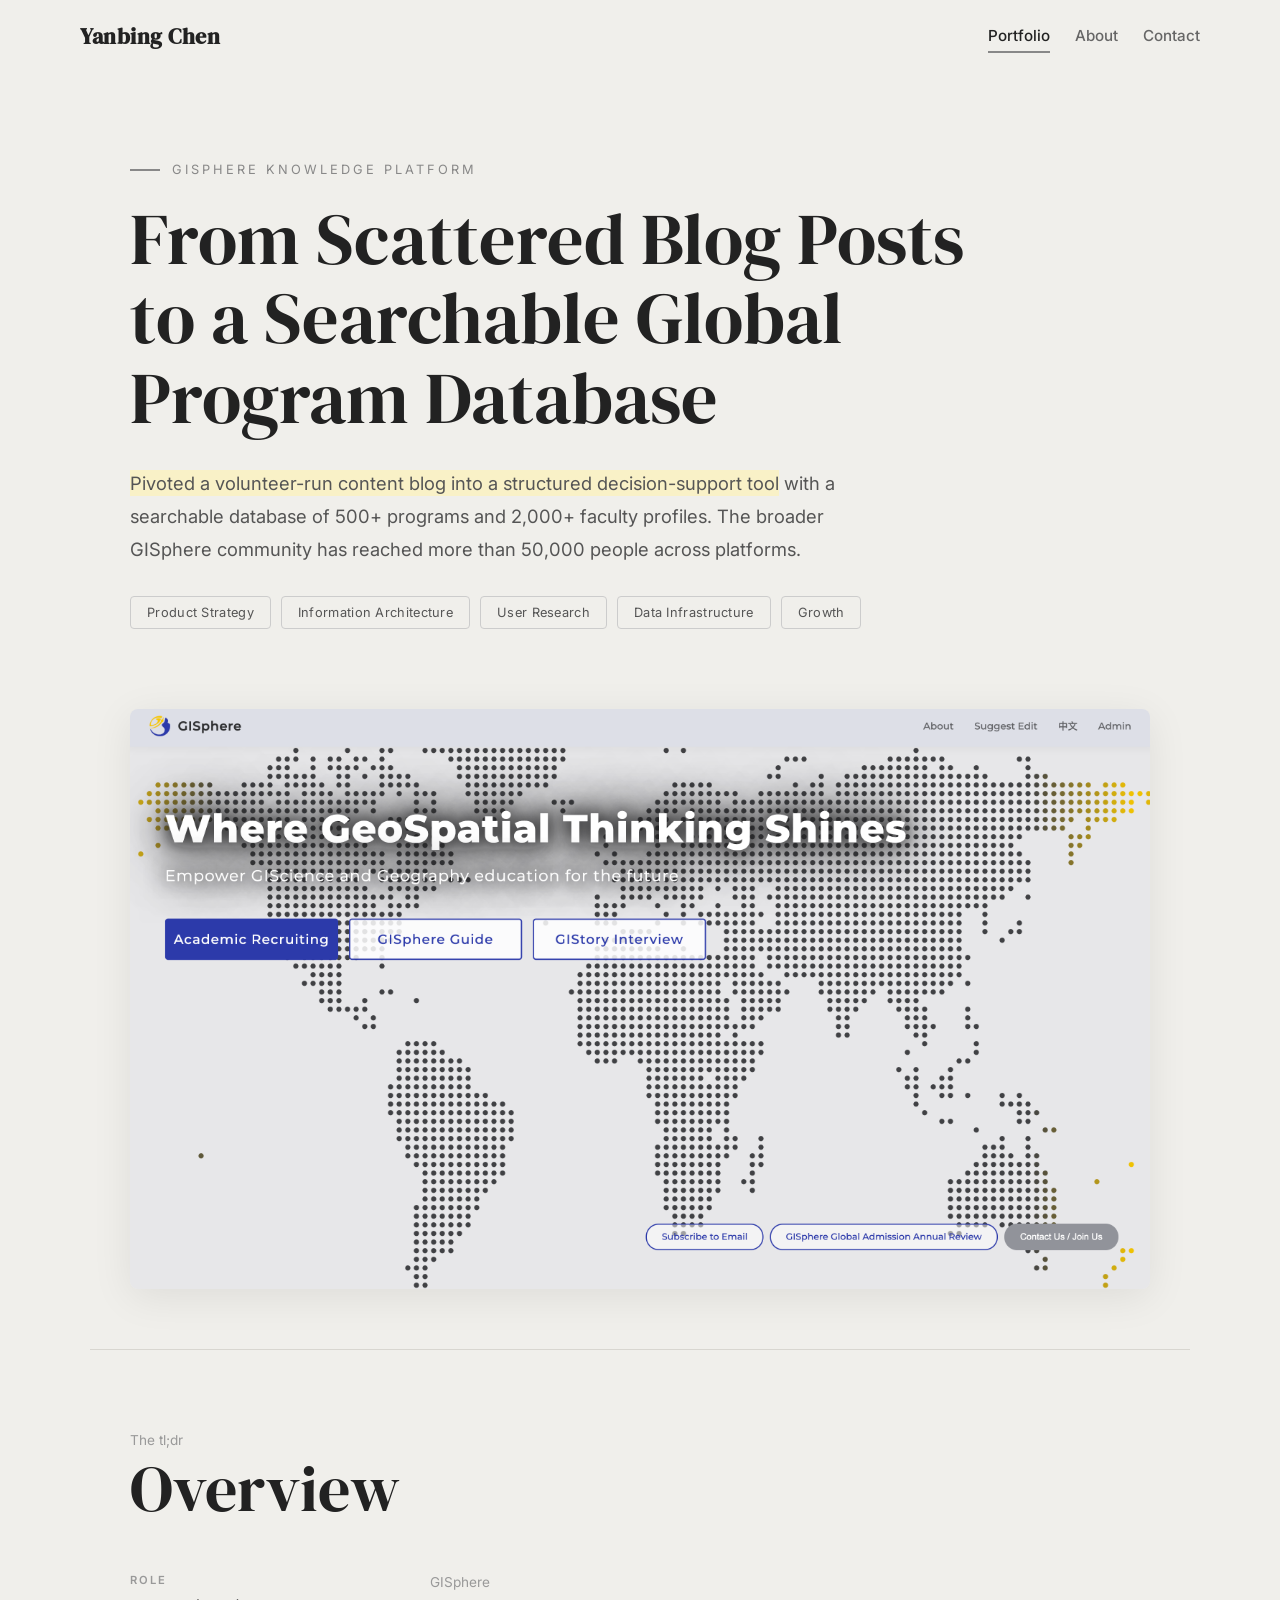
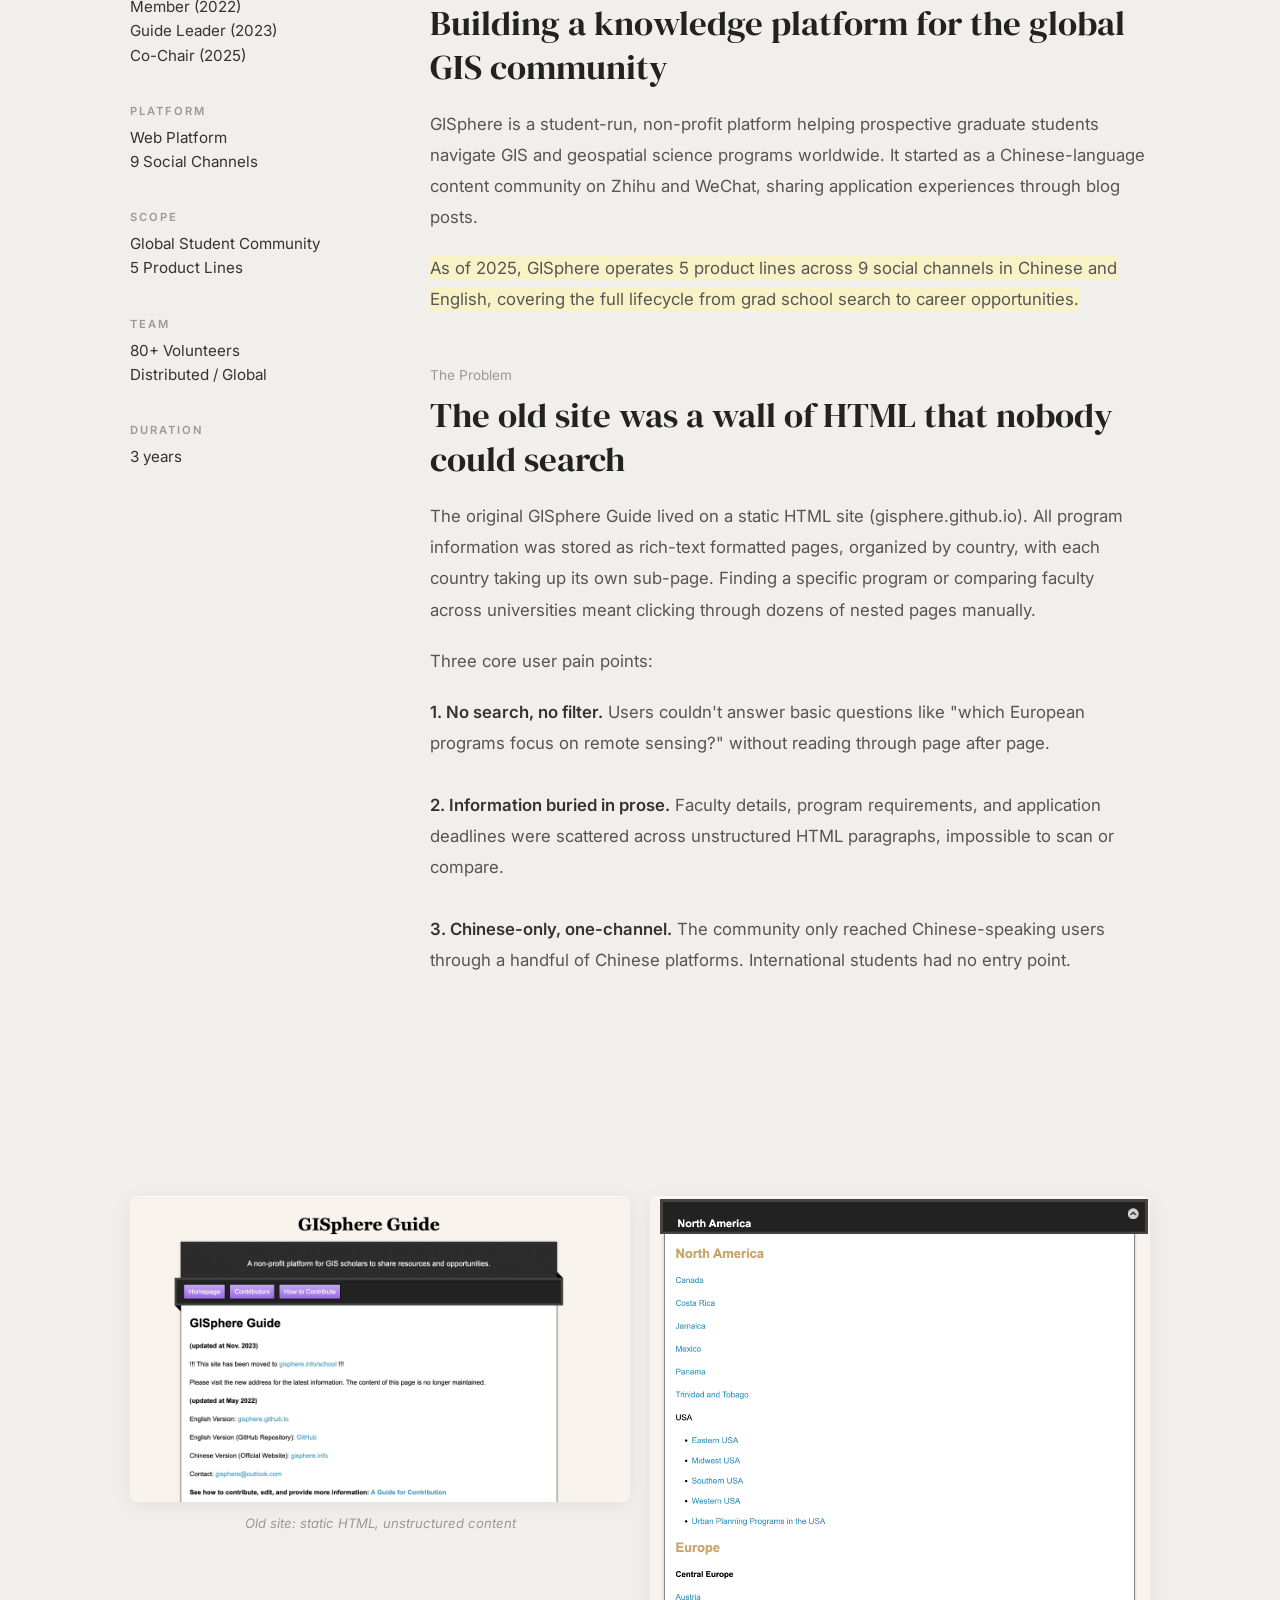
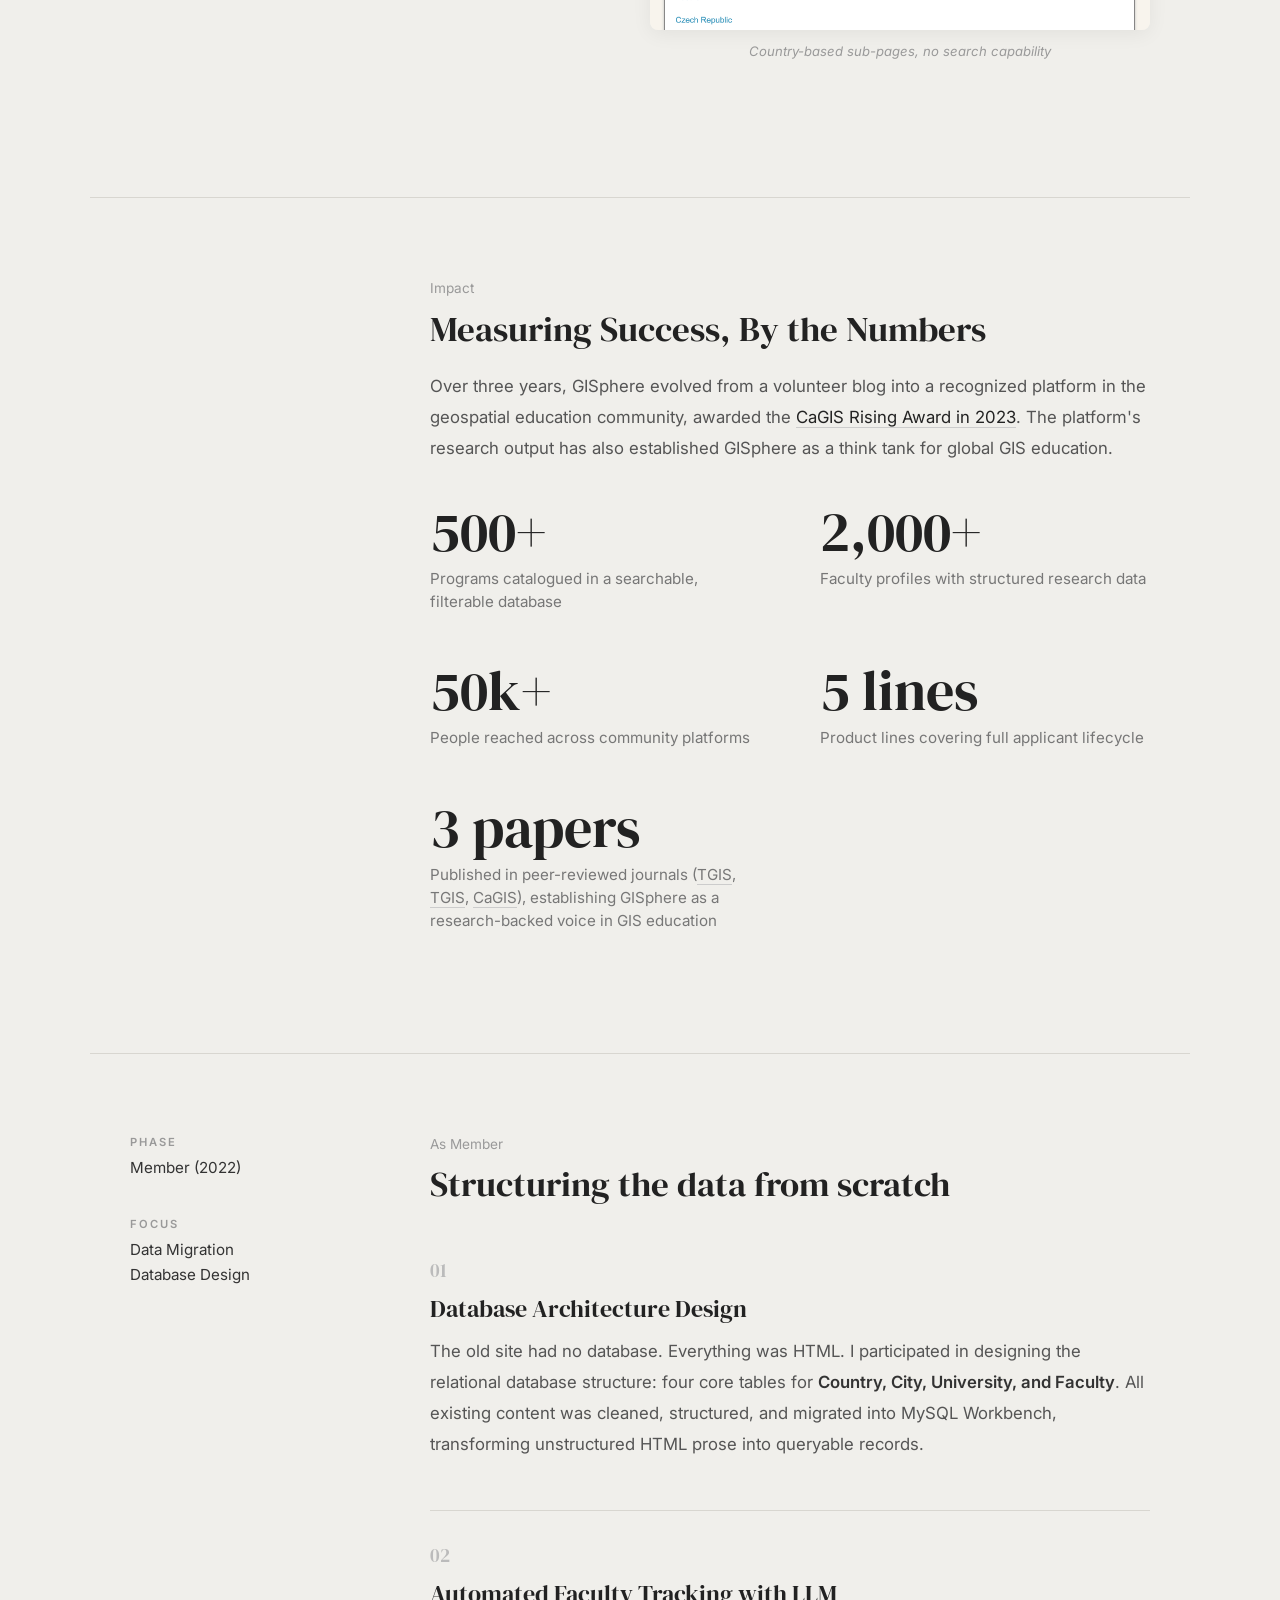
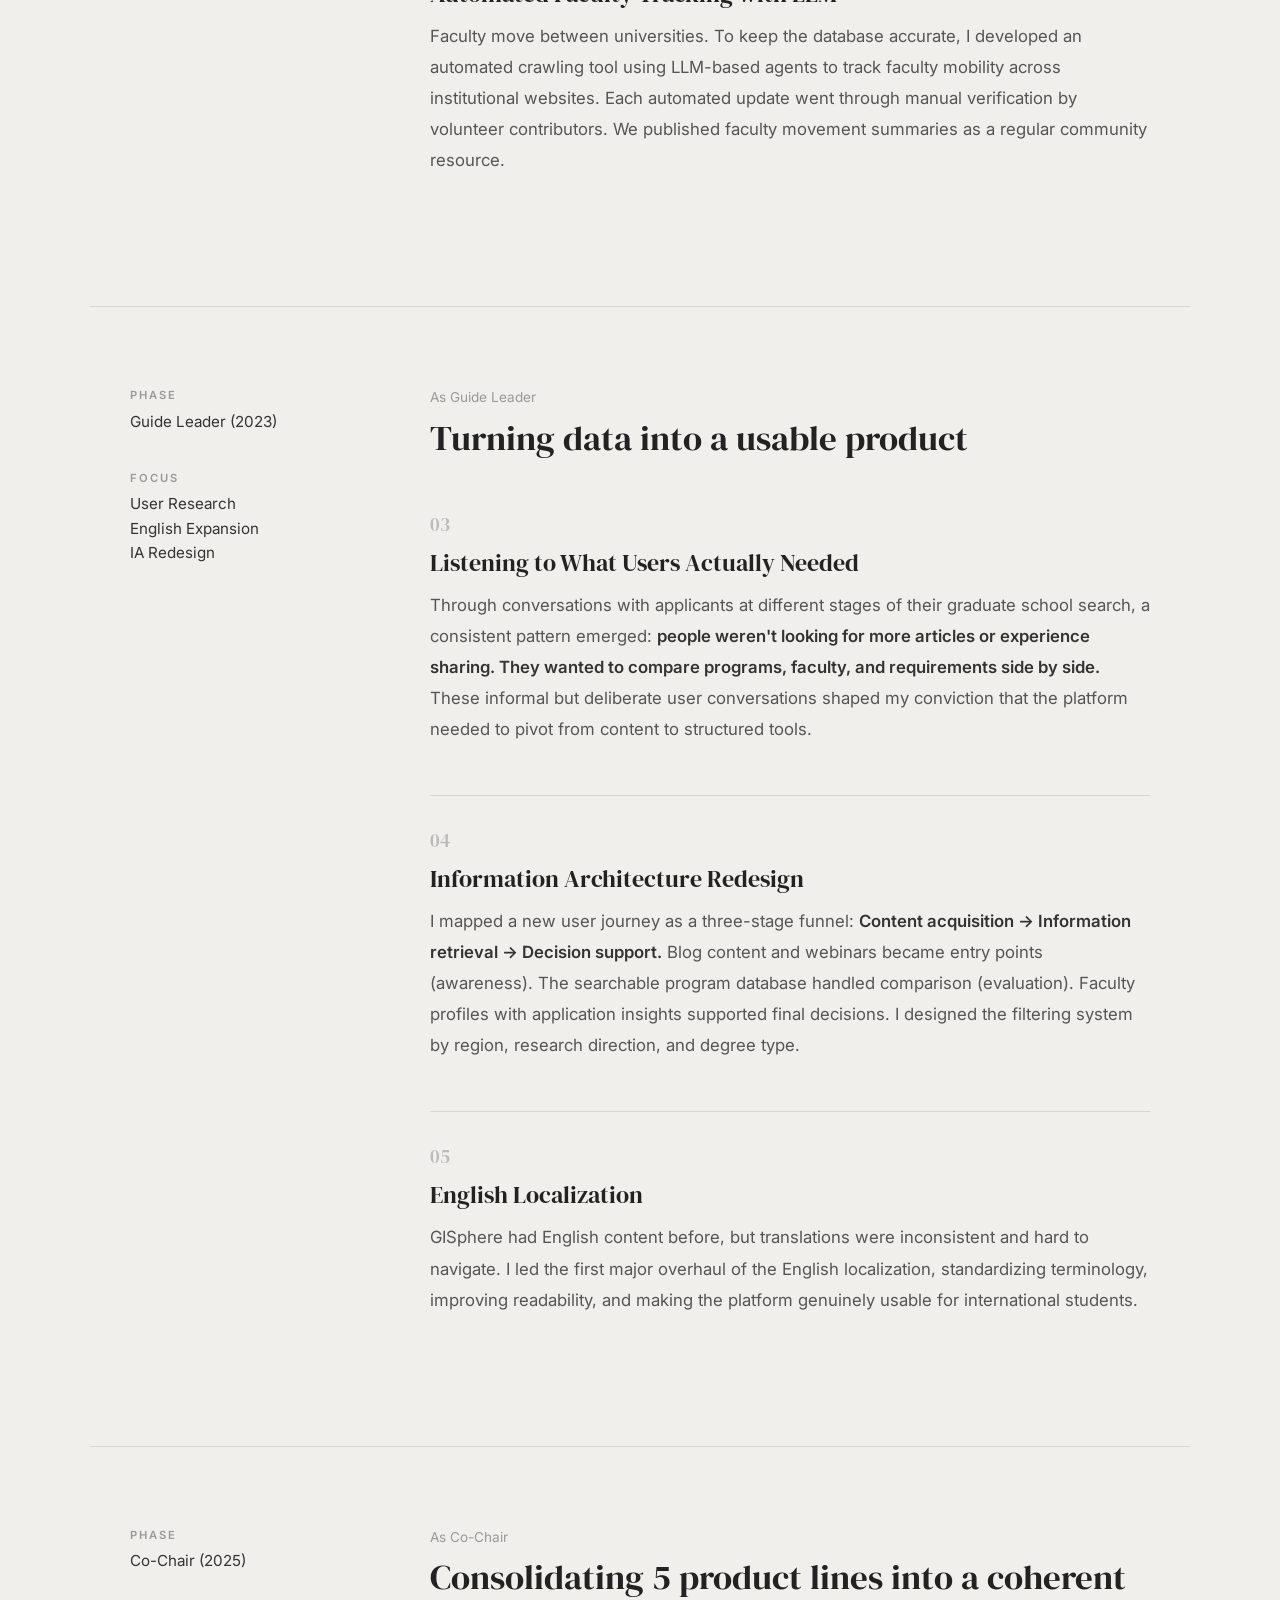
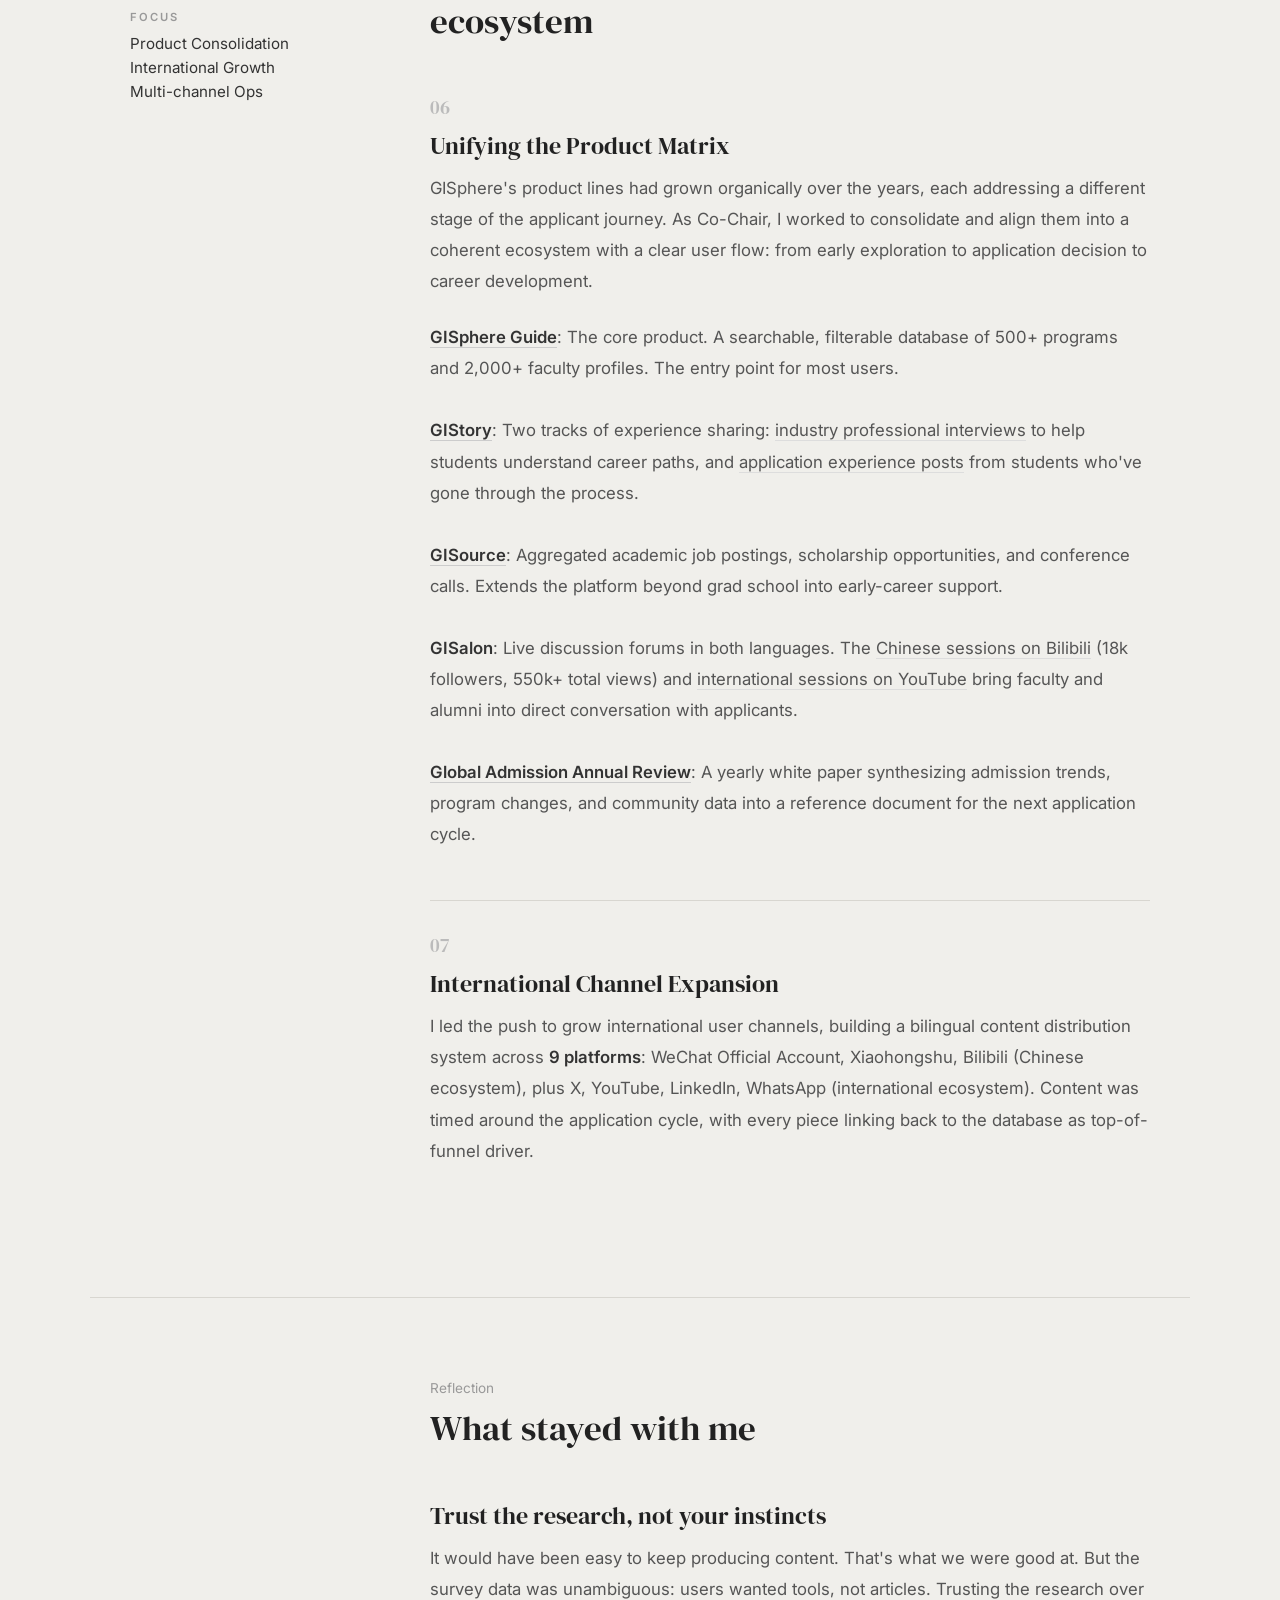
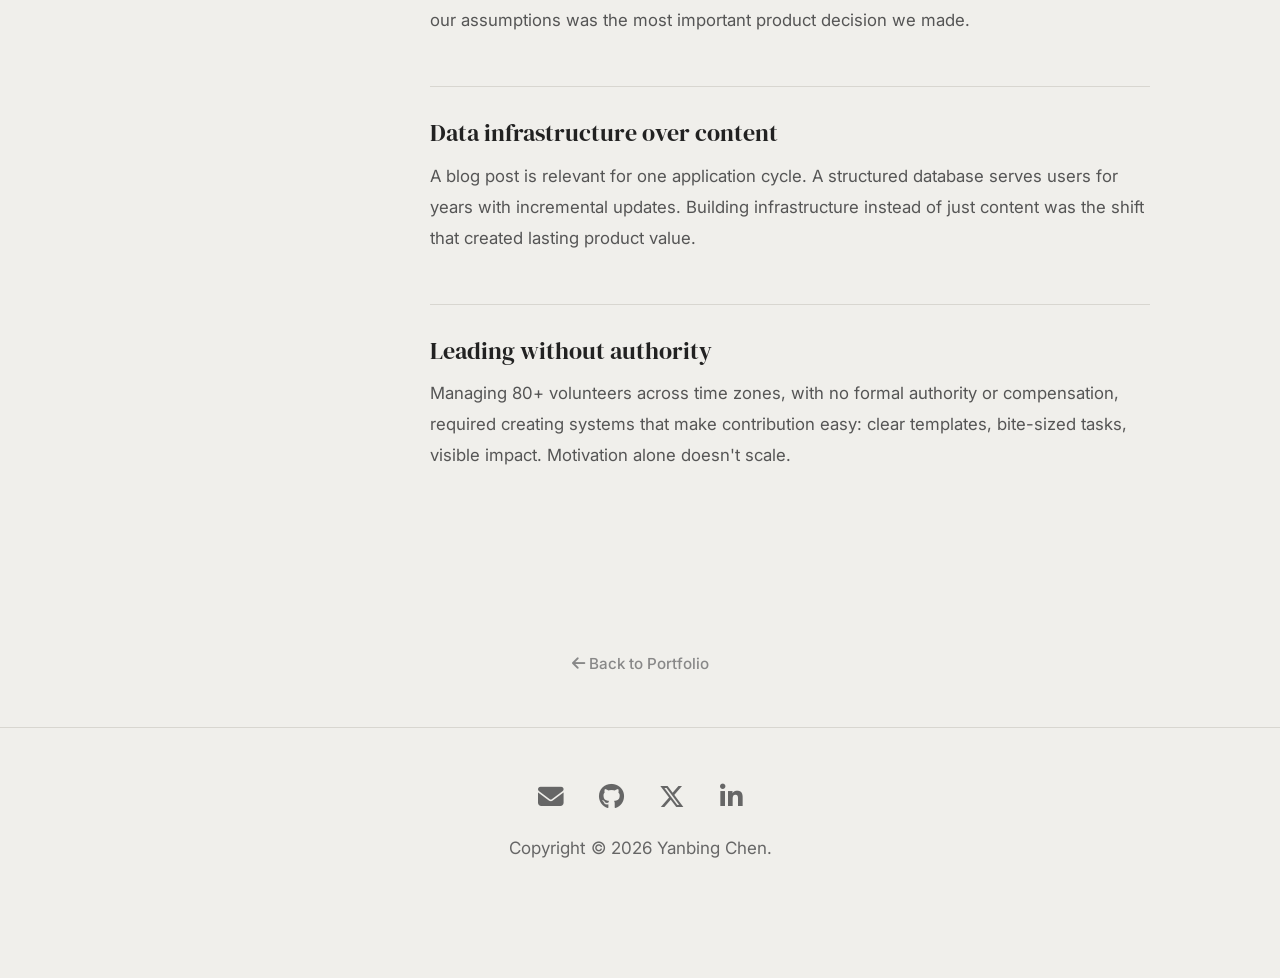
<file: casestudy-gisphere.html>
<!DOCTYPE html>
<html lang="en">

<head>
    <meta charset="utf-8">
    <meta name="viewport" content="width=device-width, initial-scale=1, shrink-to-fit=yes">
    <meta name="description" content="Case Study: GISphere - Product Strategy & Growth">
    <meta name="author" content="Yanbing Chen">
    <title>GISphere Case Study | Yanbing Chen</title>

    <!-- Bootstrap -->
    <link href="libs/bootstrap/bootstrap.min.css" rel="stylesheet">

    <!-- Fonts -->
    <link
        href="https://fonts.googleapis.com/css2?family=DM+Serif+Display&family=Inter:wght@300;400;500;600;700&display=swap"
        rel="stylesheet">

    <!-- Fontawesome -->
    <link href="libs/fontawesome/css/fontawesome.min.css" rel="stylesheet" />
    <link href="libs/fontawesome/css/brands.min.css" rel="stylesheet" />
    <link href="libs/fontawesome/css/solid.min.css" rel="stylesheet" />

    <!-- Styles -->
    <link href="css/style-industrial.css" rel="stylesheet">
    <link href="css/casestudy.css" rel="stylesheet">

</head>

<body class="cs-page">

    <!-- Navigation -->
    <nav class="navbar-industrial" aria-label="Main navigation">
        <div class="nav-container">
            <a href="index.html" class="nav-brand">Yanbing Chen</a>
            <div class="nav-pills-container">
                <a href="index.html#projects" class="nav-link-ind active">Portfolio</a>
                <a href="about.html" class="nav-link-ind">About</a>
                <a href="index.html#contact" class="nav-link-ind">Contact</a>
            </div>
        </div>
    </nav>

    <!-- Hero -->
    <header class="cs-hero">
        <div class="cs-hero-label reveal">GISPHERE KNOWLEDGE PLATFORM</div>
        <h1 class="cs-hero-title reveal">From Scattered Blog Posts to a Searchable Global Program Database</h1>
        <p class="cs-hero-summary reveal">
            <span class="highlight">Pivoted a volunteer-run content blog into a structured decision-support tool</span>
            with a searchable database of 500+ programs and 2,000+ faculty profiles. The broader
            GISphere community has reached more than 50,000 people across platforms.
        </p>
        <div class="cs-tags reveal">
            <span class="cs-tag">Product Strategy</span>
            <span class="cs-tag">Information Architecture</span>
            <span class="cs-tag">User Research</span>
            <span class="cs-tag">Data Infrastructure</span>
            <span class="cs-tag">Growth</span>
        </div>
    </header>

    <!-- Hero image -->
    <div class="cs-hero-image reveal">
        <img src="assets/case%20study/gisphere/thumbnail-1.png" alt="GISphere current website">
    </div>

    <!-- Overview: sidebar + content -->
    <hr class="cs-section-divider">

    <section class="cs-overview">
        <div class="cs-overview-header reveal">
            <div class="cs-overview-label">The tl;dr</div>
            <div class="cs-overview-title">Overview</div>
        </div>

        <div class="cs-two-col">
            <aside class="cs-sidebar reveal">
                <div class="cs-meta-group">
                    <div class="cs-meta-label">Role</div>
                    <div class="cs-meta-value">
                        Member (2022)<br>
                        Guide Leader (2023)<br>
                        Co-Chair (2025)
                    </div>
                </div>
                <div class="cs-meta-group">
                    <div class="cs-meta-label">Platform</div>
                    <div class="cs-meta-value">
                        Web Platform<br>
                        9 Social Channels
                    </div>
                </div>
                <div class="cs-meta-group">
                    <div class="cs-meta-label">Scope</div>
                    <div class="cs-meta-value">
                        Global Student Community<br>
                        5 Product Lines
                    </div>
                </div>
                <div class="cs-meta-group">
                    <div class="cs-meta-label">Team</div>
                    <div class="cs-meta-value">
                        80+ Volunteers<br>
                        Distributed / Global
                    </div>
                </div>
                <div class="cs-meta-group">
                    <div class="cs-meta-label">Duration</div>
                    <div class="cs-meta-value">3 years</div>
                </div>
            </aside>

            <div class="cs-content reveal">
                <div class="cs-content-label">GISphere</div>
                <h2 class="cs-content-heading">Building a knowledge platform for the global GIS community</h2>
                <p>
                    GISphere is a student-run, non-profit platform helping prospective graduate students navigate GIS
                    and geospatial science programs worldwide. It started as a Chinese-language content community on
                    Zhihu and WeChat, sharing application experiences through blog posts.
                </p>
                <p>
                    <span class="highlight">As of 2025, GISphere operates 5 product lines across 9 social channels in
                        Chinese and English, covering the full lifecycle from grad school search to career
                        opportunities.</span>
                </p>

                <div class="cs-content-label" style="margin-top: 50px;">The Problem</div>
                <h2 class="cs-content-heading">The old site was a wall of HTML that nobody could search</h2>
                <p>
                    The original GISphere Guide lived on a static HTML site (gisphere.github.io). All program
                    information was stored as rich-text formatted pages, organized by country, with each country taking
                    up its own sub-page. Finding a specific program or comparing faculty across universities meant
                    clicking through dozens of nested pages manually.
                </p>
                <p>
                    Three core user pain points:
                </p>
                <p>
                    <strong>1. No search, no filter.</strong> Users couldn't answer basic questions like "which European
                    programs focus on remote sensing?" without reading through page after page.<br><br>
                    <strong>2. Information buried in prose.</strong> Faculty details, program requirements, and
                    application deadlines were scattered across unstructured HTML paragraphs, impossible to scan or
                    compare.<br><br>
                    <strong>3. Chinese-only, one-channel.</strong> The community only reached Chinese-speaking users
                    through a handful of Chinese platforms. International students had no entry point.
                </p>
            </div>
        </div>
    </section>

    <!-- Before images -->
    <div class="cs-section reveal">
        <div class="cs-image-compare">
            <div>
                <img src="assets/case%20study/gisphere/early-version-1.png" alt="Old GISphere site: static HTML page">
                <p class="cs-image-caption">Old site: static HTML, unstructured content</p>
            </div>
            <div>
                <img src="assets/case%20study/gisphere/early-version-2.png"
                    alt="Old GISphere site: country-based navigation">
                <p class="cs-image-caption">Country-based sub-pages, no search capability</p>
            </div>
        </div>
    </div>

    <!-- Impact -->
    <hr class="cs-section-divider">

    <section class="cs-section">
        <div class="cs-two-col">
            <aside class="cs-sidebar">
                <!-- empty sidebar to maintain alignment -->
            </aside>
            <div class="cs-content reveal">
                <div class="cs-content-label">Impact</div>
                <h2 class="cs-content-heading">Measuring Success, By the Numbers</h2>
                <p>
                    Over three years, GISphere evolved from a volunteer blog into a recognized platform in the
                    geospatial education community, awarded the <a
                        href="https://cartogis.org/2023/03/26/cagis-rising-grant-awarded/" target="_blank"
                        style="color: #222; border-bottom: 1px solid #CCC;">CaGIS Rising Award in 2023</a>. The
                    platform's research output has also established GISphere as a think tank for global GIS education.
                </p>

                <div class="cs-impact-grid" style="margin-top: 40px;">
                    <div class="reveal reveal-delay-1">
                        <div class="cs-impact-number">500+</div>
                        <div class="cs-impact-desc">Programs catalogued in a searchable, filterable database</div>
                    </div>
                    <div class="reveal reveal-delay-2">
                        <div class="cs-impact-number">2,000+</div>
                        <div class="cs-impact-desc">Faculty profiles with structured research data</div>
                    </div>
                    <div class="reveal reveal-delay-3">
                        <div class="cs-impact-number">50k+</div>
                        <div class="cs-impact-desc">People reached across community platforms</div>
                    </div>
                    <div class="reveal reveal-delay-4">
                        <div class="cs-impact-number">5 lines</div>
                        <div class="cs-impact-desc">Product lines covering full applicant lifecycle</div>
                    </div>
                    <div class="reveal reveal-delay-4">
                        <div class="cs-impact-number">3 papers</div>
                        <div class="cs-impact-desc">Published in peer-reviewed journals (<a
                                href="https://onlinelibrary.wiley.com/doi/full/10.1111/tgis.13037" target="_blank"
                                style="color: #777; border-bottom: 1px solid #CCC;">TGIS</a>, <a
                                href="https://onlinelibrary.wiley.com/doi/full/10.1111/tgis.13283" target="_blank"
                                style="color: #777; border-bottom: 1px solid #CCC;">TGIS</a>, <a
                                href="https://www.tandfonline.com/doi/abs/10.1080/15230406.2025.2567564" target="_blank"
                                style="color: #777; border-bottom: 1px solid #CCC;">CaGIS</a>), establishing GISphere as
                            a research-backed voice in GIS education</div>
                    </div>
                </div>
            </div>
        </div>
    </section>

    <!-- Process -->
    <hr class="cs-section-divider">

    <section class="cs-section">
        <div class="cs-two-col">
            <aside class="cs-sidebar reveal">
                <div class="cs-meta-group">
                    <div class="cs-meta-label">Phase</div>
                    <div class="cs-meta-value">Member (2022)</div>
                </div>
                <div class="cs-meta-group">
                    <div class="cs-meta-label">Focus</div>
                    <div class="cs-meta-value">
                        Data Migration<br>
                        Database Design
                    </div>
                </div>
            </aside>

            <div class="cs-content">
                <div class="cs-content-label reveal">As Member</div>
                <h2 class="cs-content-heading reveal">Structuring the data from scratch</h2>

                <div class="cs-process-item reveal">
                    <div class="cs-process-num">01</div>
                    <div class="cs-process-title">Database Architecture Design</div>
                    <p class="cs-process-text">
                        The old site had no database. Everything was HTML. I participated in designing the relational
                        database structure: four core tables for <strong>Country, City, University, and
                            Faculty</strong>. All existing content was cleaned, structured, and migrated into MySQL
                        Workbench, transforming unstructured HTML prose into queryable records.
                    </p>
                </div>

                <div class="cs-process-item reveal">
                    <div class="cs-process-num">02</div>
                    <div class="cs-process-title">Automated Faculty Tracking with LLM</div>
                    <p class="cs-process-text">
                        Faculty move between universities. To keep the database accurate, I developed an automated
                        crawling tool using LLM-based agents to track faculty mobility across institutional websites.
                        Each automated update went through manual verification by volunteer contributors. We published
                        faculty movement summaries as a regular community resource.
                    </p>
                </div>
            </div>
        </div>
    </section>

    <hr class="cs-section-divider">

    <section class="cs-section">
        <div class="cs-two-col">
            <aside class="cs-sidebar reveal">
                <div class="cs-meta-group">
                    <div class="cs-meta-label">Phase</div>
                    <div class="cs-meta-value">Guide Leader (2023)</div>
                </div>
                <div class="cs-meta-group">
                    <div class="cs-meta-label">Focus</div>
                    <div class="cs-meta-value">
                        User Research<br>
                        English Expansion<br>
                        IA Redesign
                    </div>
                </div>
            </aside>

            <div class="cs-content">
                <div class="cs-content-label reveal">As Guide Leader</div>
                <h2 class="cs-content-heading reveal">Turning data into a usable product</h2>

                <div class="cs-process-item reveal">
                    <div class="cs-process-num">03</div>
                    <div class="cs-process-title">Listening to What Users Actually Needed</div>
                    <p class="cs-process-text">
                        Through conversations with applicants at different stages of their graduate school search, a
                        consistent pattern emerged: <strong>people weren't looking for more articles or experience
                            sharing. They wanted to compare programs, faculty, and requirements side by side.</strong>
                        These informal but deliberate user conversations shaped my conviction that the platform needed
                        to pivot from content to structured tools.
                    </p>
                </div>

                <div class="cs-process-item reveal">
                    <div class="cs-process-num">04</div>
                    <div class="cs-process-title">Information Architecture Redesign</div>
                    <p class="cs-process-text">
                        I mapped a new user journey as a three-stage funnel: <strong>Content acquisition &rarr;
                            Information retrieval &rarr; Decision support.</strong> Blog content and webinars became
                        entry points (awareness). The searchable program database handled comparison (evaluation).
                        Faculty profiles with application insights supported final decisions. I designed the filtering
                        system by region, research direction, and degree type.
                    </p>
                </div>

                <div class="cs-process-item reveal">
                    <div class="cs-process-num">05</div>
                    <div class="cs-process-title">English Localization</div>
                    <p class="cs-process-text">
                        GISphere had English content before, but translations were inconsistent and hard to navigate. I
                        led the first major overhaul of the English localization, standardizing terminology, improving
                        readability, and making the platform genuinely usable for international students.
                    </p>
                </div>
            </div>
        </div>
    </section>

    <hr class="cs-section-divider">

    <section class="cs-section">
        <div class="cs-two-col">
            <aside class="cs-sidebar reveal">
                <div class="cs-meta-group">
                    <div class="cs-meta-label">Phase</div>
                    <div class="cs-meta-value">Co-Chair (2025)</div>
                </div>
                <div class="cs-meta-group">
                    <div class="cs-meta-label">Focus</div>
                    <div class="cs-meta-value">
                        Product Consolidation<br>
                        International Growth<br>
                        Multi-channel Ops
                    </div>
                </div>
            </aside>

            <div class="cs-content">
                <div class="cs-content-label reveal">As Co-Chair</div>
                <h2 class="cs-content-heading reveal">Consolidating 5 product lines into a coherent ecosystem</h2>

                <div class="cs-process-item reveal">
                    <div class="cs-process-num">06</div>
                    <div class="cs-process-title">Unifying the Product Matrix</div>
                    <p class="cs-process-text">
                        GISphere's product lines had grown organically over the years, each addressing a different stage
                        of the applicant journey. As Co-Chair, I worked to consolidate and align them into a coherent
                        ecosystem with a clear user flow: from early exploration to application decision to career
                        development.
                    </p>
                    <p class="cs-process-text" style="margin-top: 25px;">
                        <a href="https://gisphere.info" target="_blank"
                            style="color: #222; text-decoration: none; border-bottom: 1px solid #CCC;"><strong>GISphere
                                Guide</strong></a>: The core product. A searchable, filterable database of 500+
                        programs and 2,000+ faculty profiles. The entry point for most users.<br><br>
                        <a href="https://gisphere.info/gistory" target="_blank"
                            style="color: #222; text-decoration: none; border-bottom: 1px solid #CCC;"><strong>GIStory</strong></a>: Two tracks of experience sharing: <a href="https://gisphere.info/gistory"
                            target="_blank" style="color: #555; border-bottom: 1px solid #DDD;">industry professional
                            interviews</a> to help students understand career paths, and <a
                            href="http://mp.weixin.qq.com/mp/homepage?__biz=Mzg3OTUyMjk3OQ==&hid=1&sn=81e43601cda8700ceaa7ce83ef5bc5d2&scene=18#wechat_redirect"
                            target="_blank" style="color: #555; border-bottom: 1px solid #DDD;">application experience
                            posts</a> from students who've gone through the process.<br><br>
                        <a href="https://gisphere.info/postList?type=academic" target="_blank"
                            style="color: #222; text-decoration: none; border-bottom: 1px solid #CCC;"><strong>GISource</strong></a>: Aggregated academic job postings, scholarship opportunities, and conference calls.
                        Extends the platform beyond grad school into early-career support.<br><br>
                        <strong>GISalon</strong>: Live discussion forums in both languages. The <a
                            href="https://space.bilibili.com/1043870260" target="_blank"
                            style="color: #555; border-bottom: 1px solid #DDD;">Chinese sessions on Bilibili</a> (18k
                        followers, 550k+ total views) and <a href="https://www.youtube.com/@gisphere" target="_blank"
                            style="color: #555; border-bottom: 1px solid #DDD;">international sessions on YouTube</a>
                        bring faculty and alumni into direct conversation with applicants.<br><br>
                        <a href="https://gisphere.info/white-book" target="_blank"
                            style="color: #222; text-decoration: none; border-bottom: 1px solid #CCC;"><strong>Global
                                Admission Annual Review</strong></a>: A yearly white paper synthesizing admission
                        trends, program changes, and community data into a reference document for the next application
                        cycle.
                    </p>
                </div>

                <div class="cs-process-item reveal">
                    <div class="cs-process-num">07</div>
                    <div class="cs-process-title">International Channel Expansion</div>
                    <p class="cs-process-text">
                        I led the push to grow international user channels, building a bilingual content distribution
                        system across <strong>9 platforms</strong>: WeChat Official Account, Xiaohongshu, Bilibili
                        (Chinese ecosystem), plus X, YouTube, LinkedIn, WhatsApp (international ecosystem). Content was
                        timed around the application cycle, with every piece linking back to the database as
                        top-of-funnel driver.
                    </p>
                </div>
            </div>
        </div>
    </section>

    <!-- Reflection -->
    <hr class="cs-section-divider">

    <section class="cs-section">
        <div class="cs-two-col">
            <aside class="cs-sidebar">
                <!-- empty -->
            </aside>
            <div class="cs-content reveal">
                <div class="cs-content-label">Reflection</div>
                <h2 class="cs-content-heading">What stayed with me</h2>

                <div class="cs-process-item">
                    <div class="cs-process-title">Trust the research, not your instincts</div>
                    <p class="cs-process-text">
                        It would have been easy to keep producing content. That's what we were good at. But the survey
                        data was unambiguous: users wanted tools, not articles. Trusting the research over our
                        assumptions was the most important product decision we made.
                    </p>
                </div>

                <div class="cs-process-item">
                    <div class="cs-process-title">Data infrastructure over content</div>
                    <p class="cs-process-text">
                        A blog post is relevant for one application cycle. A structured database serves users for years
                        with incremental updates. Building infrastructure instead of just content was the shift that
                        created lasting product value.
                    </p>
                </div>

                <div class="cs-process-item">
                    <div class="cs-process-title">Leading without authority</div>
                    <p class="cs-process-text">
                        Managing 80+ volunteers across time zones, with no formal authority or compensation, required
                        creating systems that make contribution easy: clear templates, bite-sized tasks, visible impact.
                        Motivation alone doesn't scale.
                    </p>
                </div>
            </div>
        </div>
    </section>

    <!-- Back -->
    <div class="cs-back">
        <a href="index.html#projects"><i class="fas fa-arrow-left"></i> Back to Portfolio</a>
    </div>

    <!-- Footer -->
    <footer>
        <div class="container">
            <div class="social-icons" style="margin-bottom: 15px;">
                <a href="mailto:yanbing.chen@wisc.edu"><i class="fa fa-envelope"></i></a>
                <a href="https://github.com/esstherc"><i class="fab fa-github"></i></a>
                <a href="https://x.com/Essstherccc"><i class="fab fa-x-twitter"></i></a>
                <a href="https://www.linkedin.com/in/yanbingc/"><i class="fab fa-linkedin-in"></i></a>
            </div>
            <p style="margin-top: 20px; color: #666;">Copyright &copy; 2026 Yanbing Chen.</p>
        </div>
    </footer>

    <!-- Scripts -->
    <script src="libs/bootstrap/jquery.min.js"></script>
    <script src="libs/bootstrap/bootstrap.bundle.min.js"></script>

    <!-- Scroll reveal -->
    <script>
        document.addEventListener('DOMContentLoaded', () => {
            const reveals = document.querySelectorAll('.reveal');
            const observer = new IntersectionObserver((entries) => {
                entries.forEach(entry => {
                    if (entry.isIntersecting) {
                        entry.target.classList.add('visible');
                        observer.unobserve(entry.target);
                    }
                });
            }, {
                threshold: 0.12,
                rootMargin: '0px 0px -30px 0px'
            });
            reveals.forEach(el => observer.observe(el));
        });
    </script>

</body>

</html>
</file>
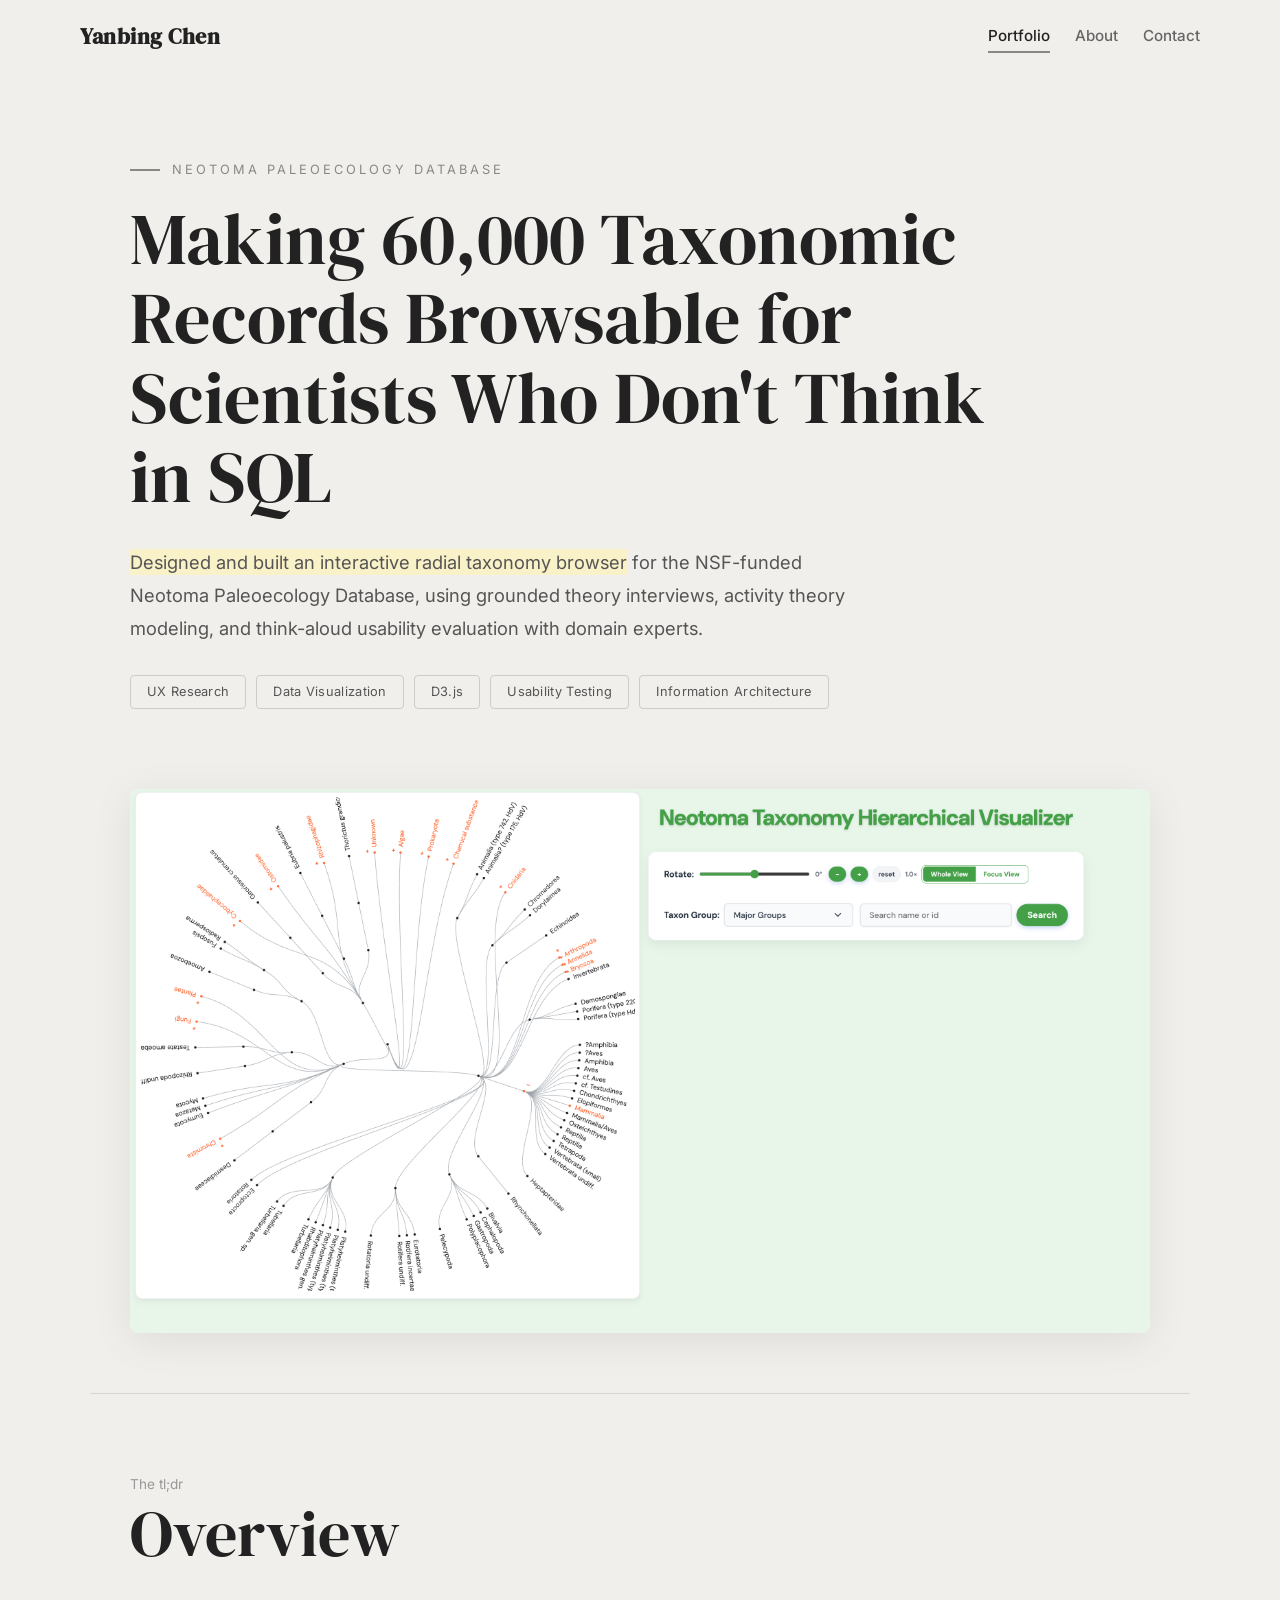
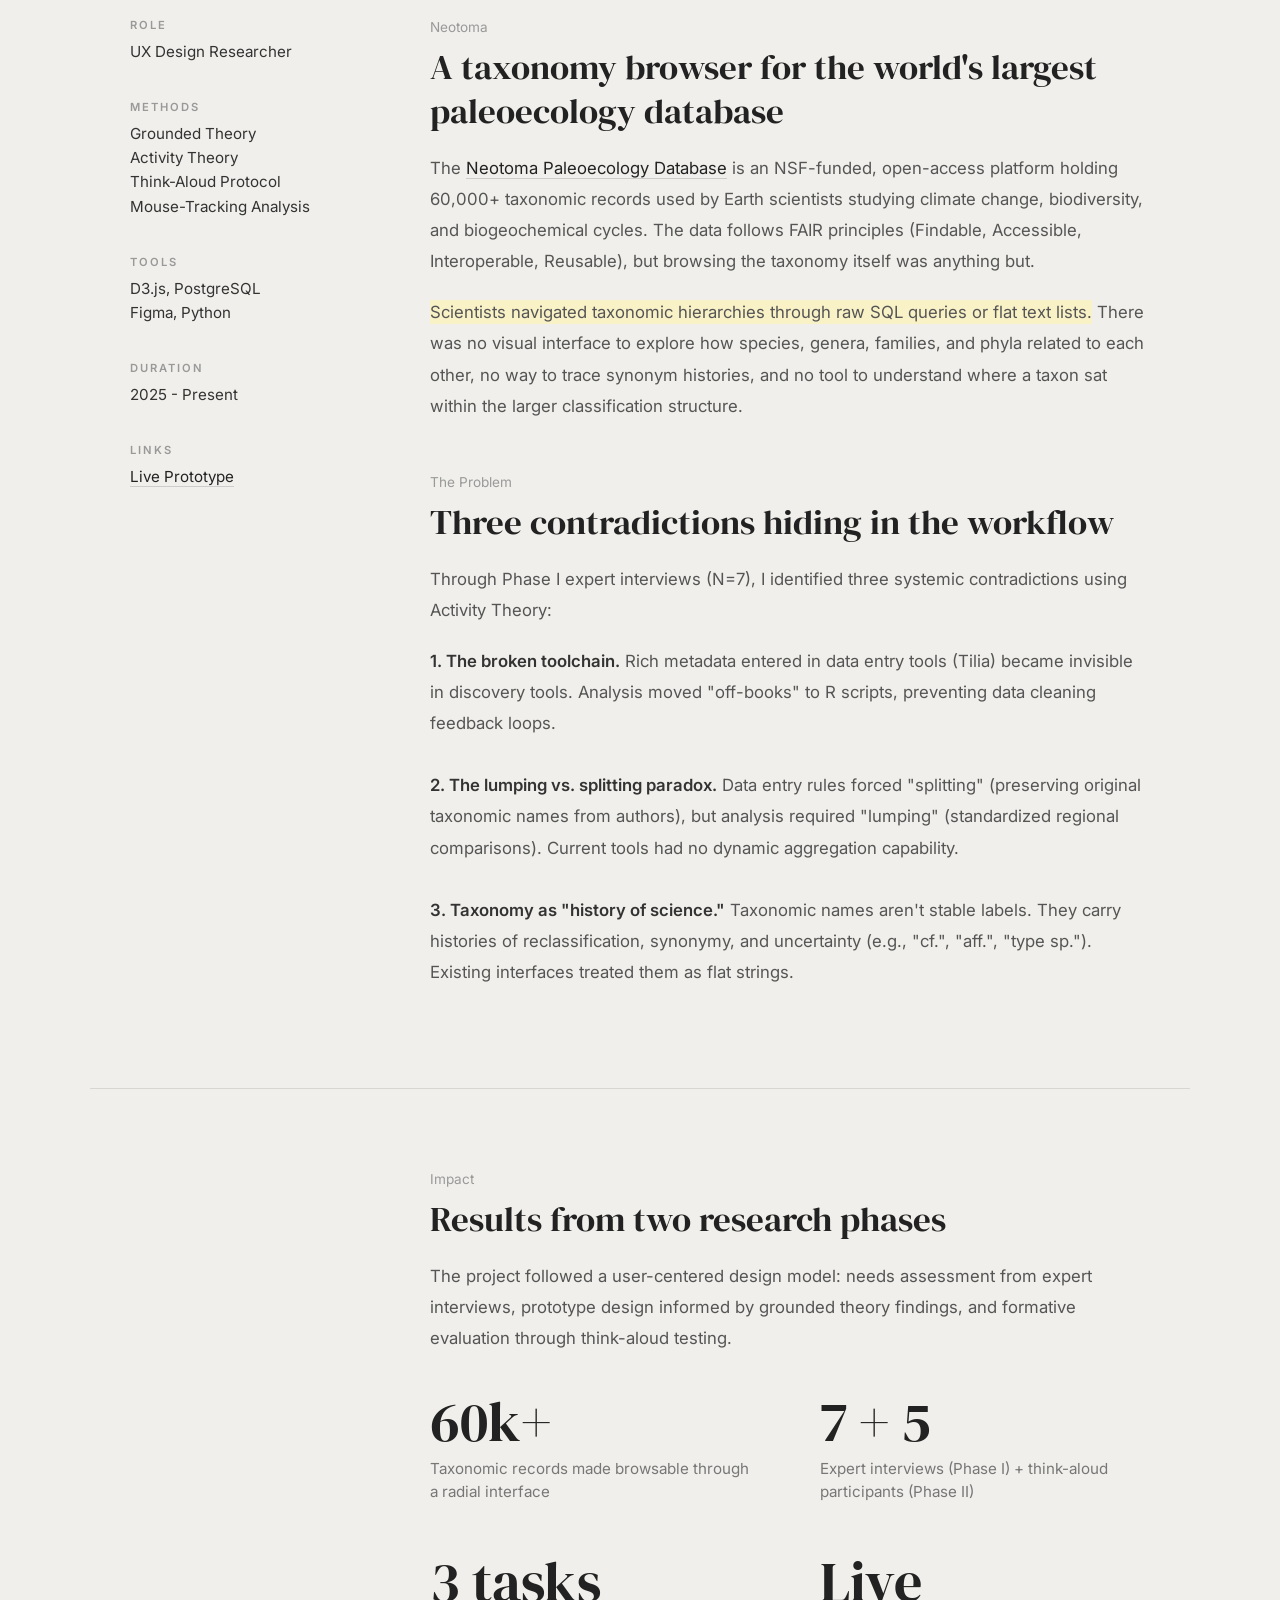
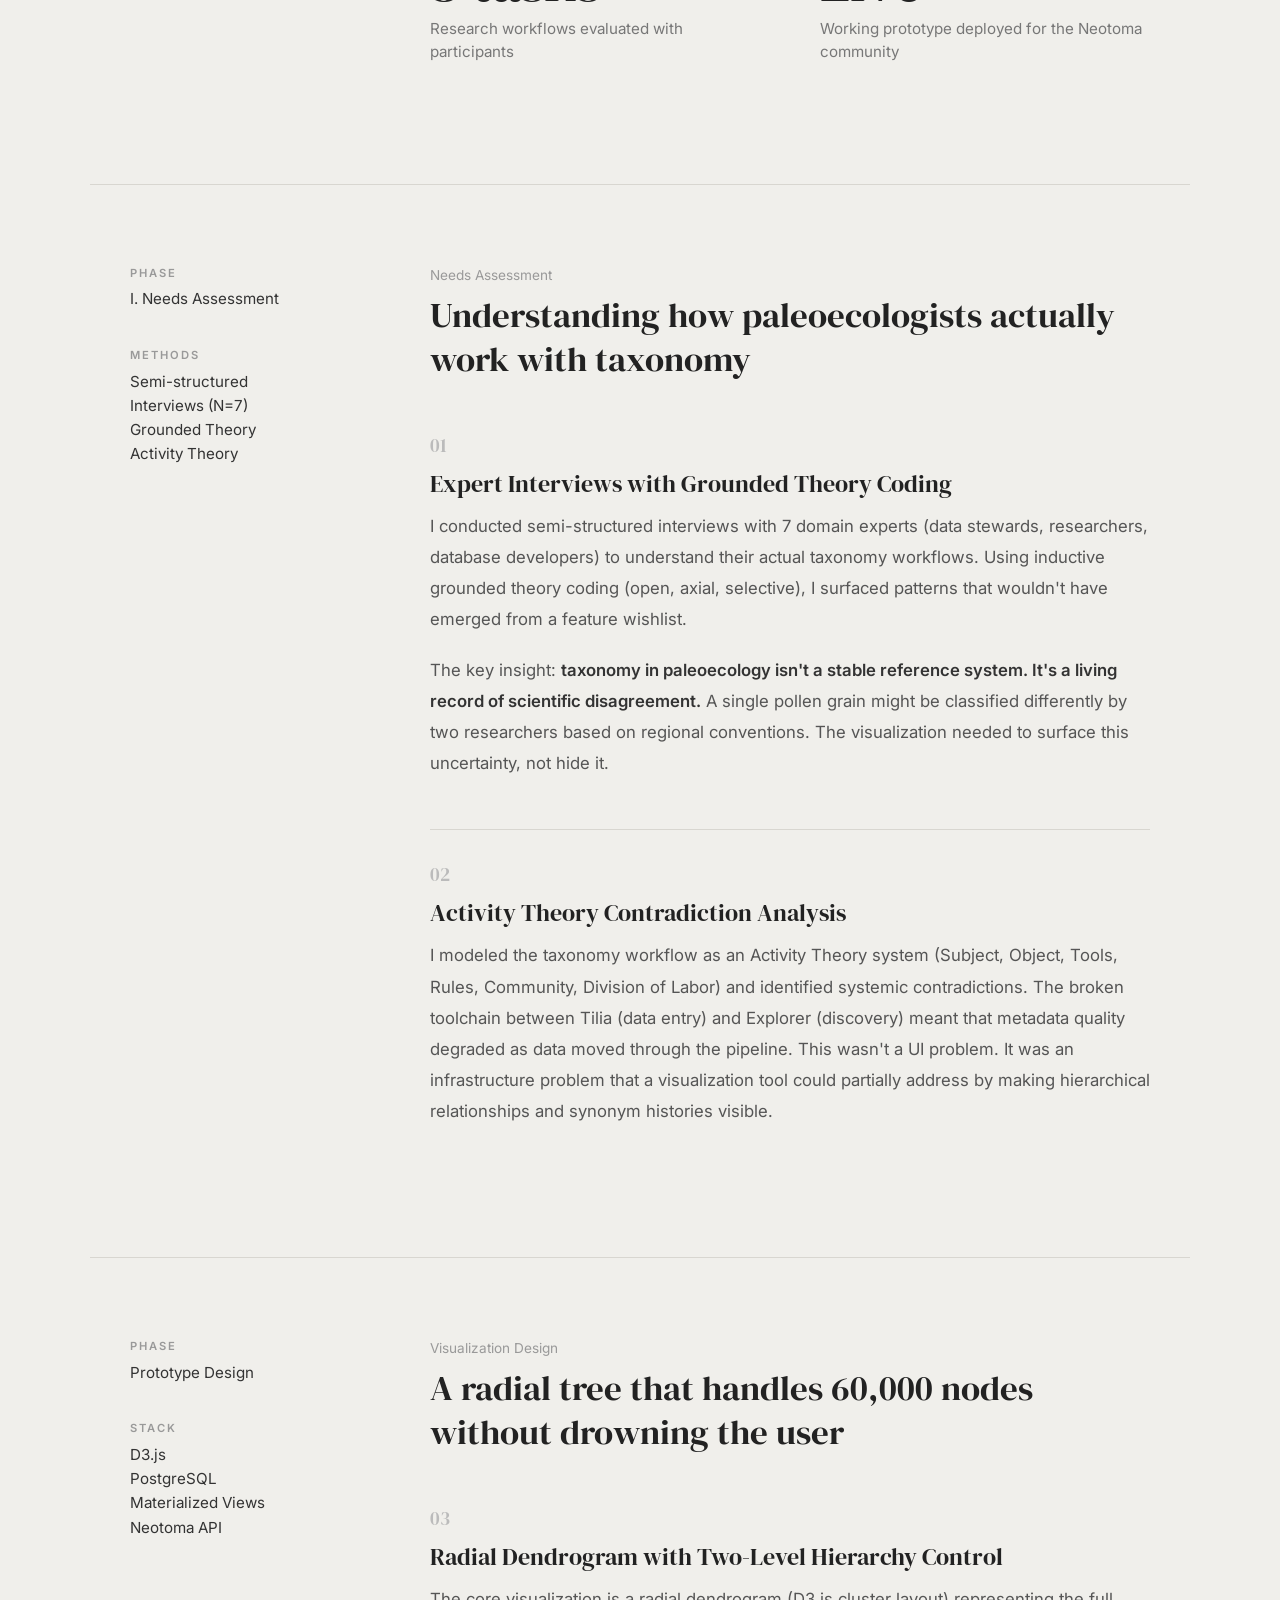
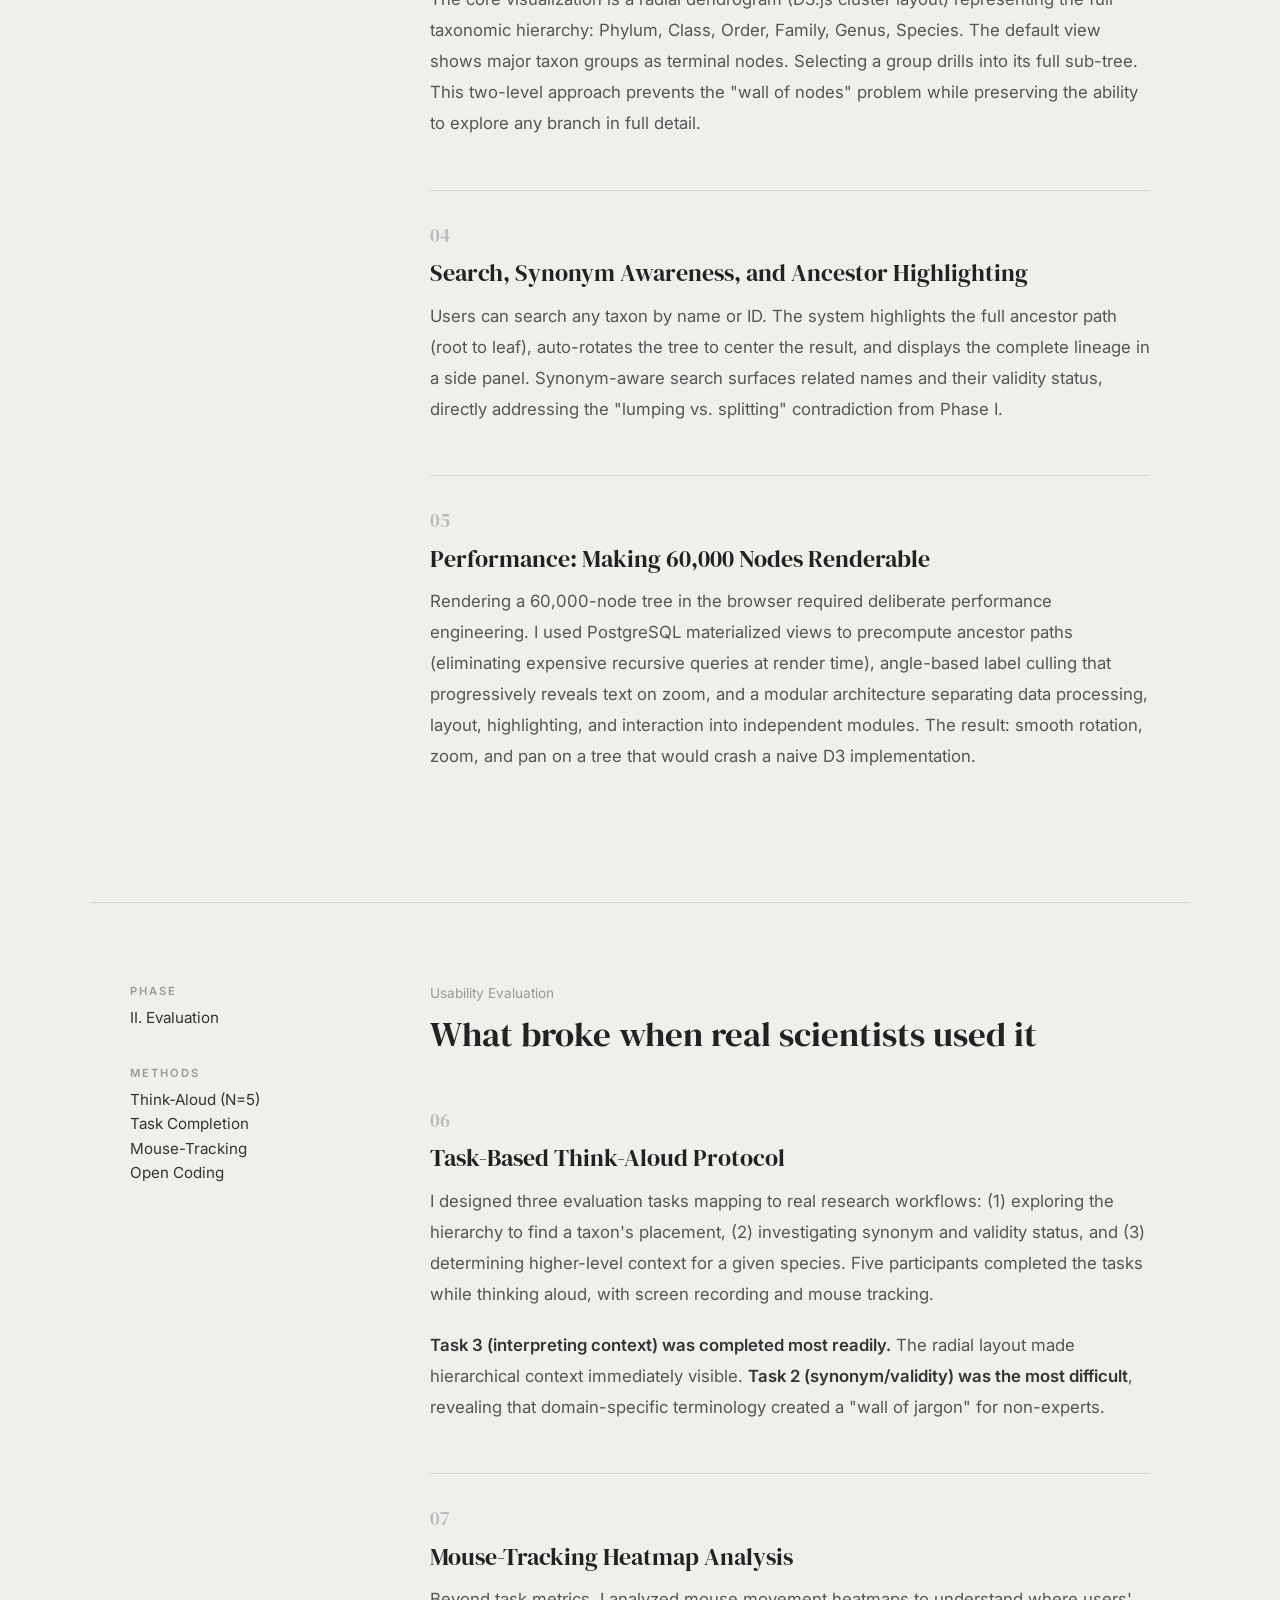
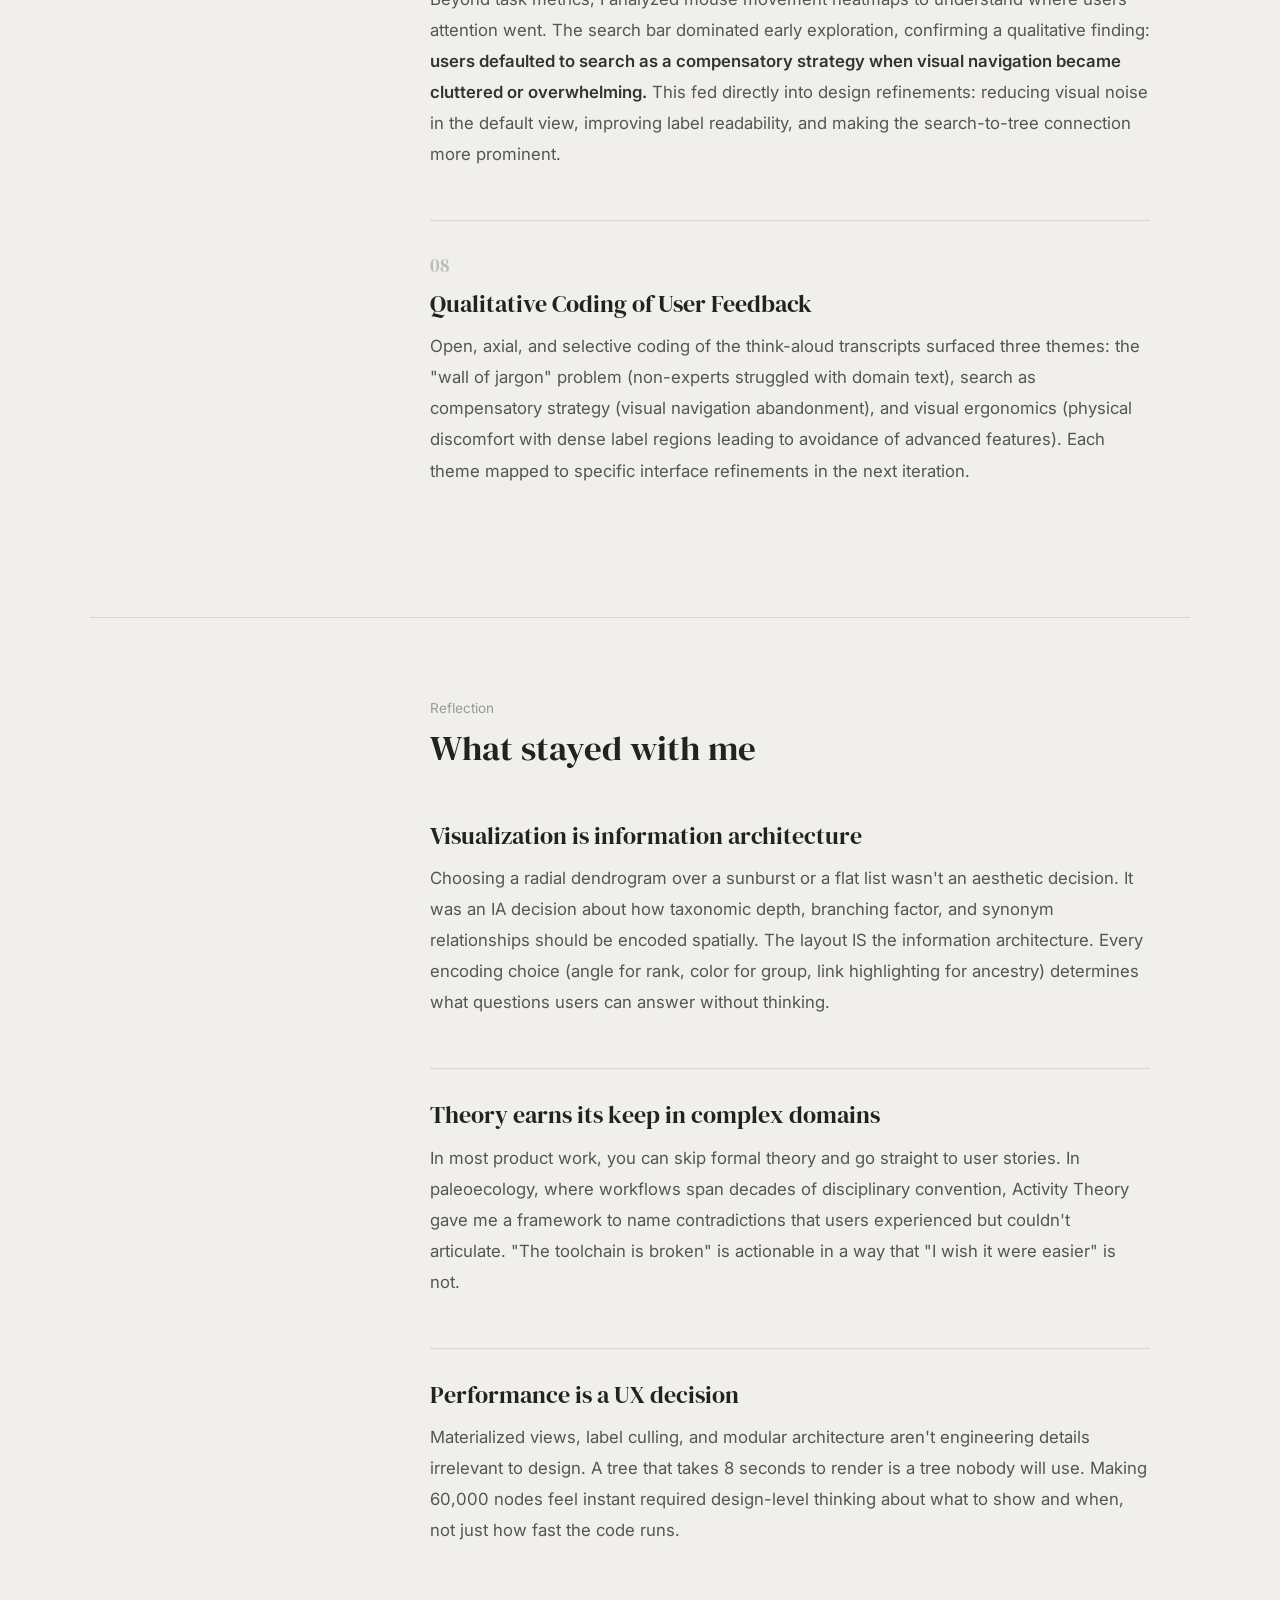
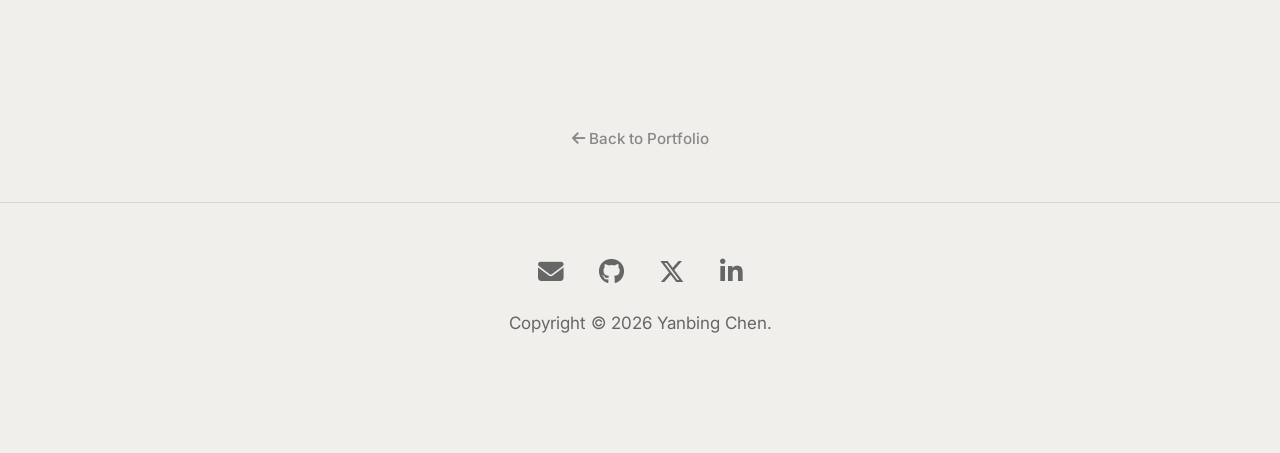
<file: casestudy-neotoma.html>
<!DOCTYPE html>
<html lang="en">

<head>
    <meta charset="utf-8">
    <meta name="viewport" content="width=device-width, initial-scale=1, shrink-to-fit=yes">
    <meta name="description" content="Case Study: Neotoma Taxonomy Browser - UX Research & Visualization Design">
    <meta name="author" content="Yanbing Chen">
    <title>Neotoma Case Study | Yanbing Chen</title>

    <!-- Bootstrap -->
    <link href="libs/bootstrap/bootstrap.min.css" rel="stylesheet">

    <!-- Fonts -->
    <link
        href="https://fonts.googleapis.com/css2?family=DM+Serif+Display&family=Inter:wght@300;400;500;600;700&display=swap"
        rel="stylesheet">

    <!-- Fontawesome -->
    <link href="libs/fontawesome/css/fontawesome.min.css" rel="stylesheet" />
    <link href="libs/fontawesome/css/brands.min.css" rel="stylesheet" />
    <link href="libs/fontawesome/css/solid.min.css" rel="stylesheet" />

    <!-- Styles -->
    <link href="css/style-industrial.css" rel="stylesheet">
    <link href="css/casestudy.css" rel="stylesheet">

</head>

<body class="cs-page">

    <!-- Navigation -->
    <nav class="navbar-industrial" aria-label="Main navigation">
        <div class="nav-container">
            <a href="index.html" class="nav-brand">Yanbing Chen</a>
            <div class="nav-pills-container">
                <a href="index.html#projects" class="nav-link-ind active">Portfolio</a>
                <a href="about.html" class="nav-link-ind">About</a>
                <a href="index.html#contact" class="nav-link-ind">Contact</a>
            </div>
        </div>
    </nav>

    <!-- Hero -->
    <header class="cs-hero">
        <div class="cs-hero-label reveal">NEOTOMA PALEOECOLOGY DATABASE</div>
        <h1 class="cs-hero-title reveal">Making 60,000 Taxonomic Records Browsable for Scientists Who Don't Think in
            SQL</h1>
        <p class="cs-hero-summary reveal">
            <span class="highlight">Designed and built an interactive radial taxonomy browser</span> for the
            NSF-funded Neotoma Paleoecology Database, using grounded theory interviews, activity theory modeling, and
            think-aloud usability evaluation with domain experts.
        </p>
        <div class="cs-tags reveal">
            <span class="cs-tag">UX Research</span>
            <span class="cs-tag">Data Visualization</span>
            <span class="cs-tag">D3.js</span>
            <span class="cs-tag">Usability Testing</span>
            <span class="cs-tag">Information Architecture</span>
        </div>
    </header>

    <!-- Hero image -->
    <div class="cs-hero-image reveal">
        <img src="assets/neotoma.png" alt="Neotoma Taxonomy Hierarchical Visualizer">
    </div>

    <!-- Overview -->
    <hr class="cs-section-divider">

    <section class="cs-overview">
        <div class="cs-overview-header reveal">
            <div class="cs-overview-label">The tl;dr</div>
            <div class="cs-overview-title">Overview</div>
        </div>

        <div class="cs-two-col">
            <aside class="cs-sidebar reveal">
                <div class="cs-meta-group">
                    <div class="cs-meta-label">Role</div>
                    <div class="cs-meta-value">UX Design Researcher</div>
                </div>
                <div class="cs-meta-group">
                    <div class="cs-meta-label">Methods</div>
                    <div class="cs-meta-value">
                        Grounded Theory<br>
                        Activity Theory<br>
                        Think-Aloud Protocol<br>
                        Mouse-Tracking Analysis
                    </div>
                </div>
                <div class="cs-meta-group">
                    <div class="cs-meta-label">Tools</div>
                    <div class="cs-meta-value">
                        D3.js, PostgreSQL<br>
                        Figma, Python
                    </div>
                </div>
                <div class="cs-meta-group">
                    <div class="cs-meta-label">Duration</div>
                    <div class="cs-meta-value">2025 - Present</div>
                </div>
                <div class="cs-meta-group">
                    <div class="cs-meta-label">Links</div>
                    <div class="cs-meta-value">
                        <a href="https://yanbingchen.site/Neotoma-Visualizer/" target="_blank"
                            style="color: #222; border-bottom: 1px solid #CCC;">Live Prototype</a>
                    </div>
                </div>
            </aside>

            <div class="cs-content reveal">
                <div class="cs-content-label">Neotoma</div>
                <h2 class="cs-content-heading">A taxonomy browser for the world's largest paleoecology database</h2>
                <p>
                    The <a href="https://www.neotomadb.org/" target="_blank"
                        style="color: #222; border-bottom: 1px solid #CCC;">Neotoma Paleoecology Database</a> is an
                    NSF-funded, open-access platform holding 60,000+ taxonomic records used by Earth scientists studying
                    climate change, biodiversity, and biogeochemical cycles. The data follows FAIR principles (Findable,
                    Accessible, Interoperable, Reusable), but browsing the taxonomy itself was anything but.
                </p>
                <p>
                    <span class="highlight">Scientists navigated taxonomic hierarchies through raw SQL queries or flat
                        text lists.</span> There was no visual interface to explore how species, genera, families, and
                    phyla related to each other, no way to trace synonym histories, and no tool to understand where a
                    taxon sat within the larger classification structure.
                </p>

                <div class="cs-content-label" style="margin-top: 50px;">The Problem</div>
                <h2 class="cs-content-heading">Three contradictions hiding in the workflow</h2>
                <p>
                    Through Phase I expert interviews (N=7), I identified three systemic contradictions using Activity
                    Theory:
                </p>
                <p>
                    <strong>1. The broken toolchain.</strong> Rich metadata entered in data entry tools (Tilia) became
                    invisible in discovery tools. Analysis moved "off-books" to R scripts, preventing data cleaning
                    feedback loops.<br><br>
                    <strong>2. The lumping vs. splitting paradox.</strong> Data entry rules forced "splitting"
                    (preserving
                    original taxonomic names from authors), but analysis required "lumping" (standardized regional
                    comparisons). Current tools had no dynamic aggregation capability.<br><br>
                    <strong>3. Taxonomy as "history of science."</strong> Taxonomic names aren't stable labels. They
                    carry histories of reclassification, synonymy, and uncertainty (e.g., "cf.", "aff.", "type sp.").
                    Existing interfaces treated them as flat strings.
                </p>
            </div>
        </div>
    </section>

    <!-- Impact -->
    <hr class="cs-section-divider">

    <section class="cs-section">
        <div class="cs-two-col">
            <aside class="cs-sidebar">
                <!-- empty -->
            </aside>
            <div class="cs-content reveal">
                <div class="cs-content-label">Impact</div>
                <h2 class="cs-content-heading">Results from two research phases</h2>
                <p>
                    The project followed a user-centered design model: needs assessment from expert interviews,
                    prototype design informed by grounded theory findings, and formative evaluation through think-aloud
                    testing.
                </p>

                <div class="cs-impact-grid" style="margin-top: 40px;">
                    <div class="reveal reveal-delay-1">
                        <div class="cs-impact-number">60k+</div>
                        <div class="cs-impact-desc">Taxonomic records made browsable through a radial interface</div>
                    </div>
                    <div class="reveal reveal-delay-2">
                        <div class="cs-impact-number">7 + 5</div>
                        <div class="cs-impact-desc">Expert interviews (Phase I) + think-aloud participants (Phase II)
                        </div>
                    </div>
                    <div class="reveal reveal-delay-3">
                        <div class="cs-impact-number">3 tasks</div>
                        <div class="cs-impact-desc">Research workflows evaluated with participants</div>
                    </div>
                    <div class="reveal reveal-delay-4">
                        <div class="cs-impact-number">Live</div>
                        <div class="cs-impact-desc">Working prototype deployed for the Neotoma community</div>
                    </div>
                </div>
            </div>
        </div>
    </section>

    <!-- Phase I -->
    <hr class="cs-section-divider">

    <section class="cs-section">
        <div class="cs-two-col">
            <aside class="cs-sidebar reveal">
                <div class="cs-meta-group">
                    <div class="cs-meta-label">Phase</div>
                    <div class="cs-meta-value">I. Needs Assessment</div>
                </div>
                <div class="cs-meta-group">
                    <div class="cs-meta-label">Methods</div>
                    <div class="cs-meta-value">
                        Semi-structured<br>
                        Interviews (N=7)<br>
                        Grounded Theory<br>
                        Activity Theory
                    </div>
                </div>
            </aside>

            <div class="cs-content">
                <div class="cs-content-label reveal">Needs Assessment</div>
                <h2 class="cs-content-heading reveal">Understanding how paleoecologists actually work with taxonomy
                </h2>

                <div class="cs-process-item reveal">
                    <div class="cs-process-num">01</div>
                    <div class="cs-process-title">Expert Interviews with Grounded Theory Coding</div>
                    <p class="cs-process-text">
                        I conducted semi-structured interviews with 7 domain experts (data stewards, researchers,
                        database developers) to understand their actual taxonomy workflows. Using inductive grounded
                        theory coding (open, axial, selective), I surfaced patterns that wouldn't have emerged from a
                        feature wishlist.
                    </p>
                    <p class="cs-process-text">
                        The key insight: <strong>taxonomy in paleoecology isn't a stable reference system. It's a living
                            record of scientific disagreement.</strong> A single pollen grain might be classified
                        differently by two researchers based on regional conventions. The visualization needed to
                        surface this uncertainty, not hide it.
                    </p>
                </div>

                <div class="cs-process-item reveal">
                    <div class="cs-process-num">02</div>
                    <div class="cs-process-title">Activity Theory Contradiction Analysis</div>
                    <p class="cs-process-text">
                        I modeled the taxonomy workflow as an Activity Theory system (Subject, Object, Tools, Rules,
                        Community, Division of Labor) and identified systemic contradictions. The broken
                        toolchain between Tilia (data entry) and Explorer (discovery) meant that metadata
                        quality degraded as data moved through the pipeline. This wasn't a UI problem. It was an
                        infrastructure problem that a visualization tool could partially address by making
                        hierarchical relationships and synonym histories visible.
                    </p>
                </div>
            </div>
        </div>
    </section>

    <!-- Prototype Design -->
    <hr class="cs-section-divider">

    <section class="cs-section">
        <div class="cs-two-col">
            <aside class="cs-sidebar reveal">
                <div class="cs-meta-group">
                    <div class="cs-meta-label">Phase</div>
                    <div class="cs-meta-value">Prototype Design</div>
                </div>
                <div class="cs-meta-group">
                    <div class="cs-meta-label">Stack</div>
                    <div class="cs-meta-value">
                        D3.js<br>
                        PostgreSQL<br>
                        Materialized Views<br>
                        Neotoma API
                    </div>
                </div>
            </aside>

            <div class="cs-content">
                <div class="cs-content-label reveal">Visualization Design</div>
                <h2 class="cs-content-heading reveal">A radial tree that handles 60,000 nodes without drowning the user
                </h2>

                <div class="cs-process-item reveal">
                    <div class="cs-process-num">03</div>
                    <div class="cs-process-title">Radial Dendrogram with Two-Level Hierarchy Control</div>
                    <p class="cs-process-text">
                        The core visualization is a radial dendrogram (D3.js cluster layout) representing the full
                        taxonomic hierarchy: Phylum, Class, Order, Family, Genus, Species. The default view shows
                        major taxon groups as terminal nodes. Selecting a group drills into its full sub-tree. This
                        two-level approach prevents the "wall of nodes" problem while preserving the ability to explore
                        any branch in full detail.
                    </p>
                </div>

                <div class="cs-process-item reveal">
                    <div class="cs-process-num">04</div>
                    <div class="cs-process-title">Search, Synonym Awareness, and Ancestor Highlighting</div>
                    <p class="cs-process-text">
                        Users can search any taxon by name or ID. The system highlights the full ancestor path (root
                        to leaf), auto-rotates the tree to center the result, and displays the complete lineage in a
                        side panel. Synonym-aware search surfaces related names and their validity status, directly
                        addressing the "lumping vs. splitting" contradiction from Phase I.
                    </p>
                </div>

                <div class="cs-process-item reveal">
                    <div class="cs-process-num">05</div>
                    <div class="cs-process-title">Performance: Making 60,000 Nodes Renderable</div>
                    <p class="cs-process-text">
                        Rendering a 60,000-node tree in the browser required deliberate performance engineering.
                        I used PostgreSQL materialized views to precompute ancestor paths (eliminating expensive
                        recursive queries at render time), angle-based label culling that progressively reveals text
                        on zoom, and a modular architecture separating data processing, layout, highlighting, and
                        interaction into independent modules. The result: smooth rotation, zoom, and pan on a tree
                        that would crash a naive D3 implementation.
                    </p>
                </div>
            </div>
        </div>
    </section>

    <!-- Phase II -->
    <hr class="cs-section-divider">

    <section class="cs-section">
        <div class="cs-two-col">
            <aside class="cs-sidebar reveal">
                <div class="cs-meta-group">
                    <div class="cs-meta-label">Phase</div>
                    <div class="cs-meta-value">II. Evaluation</div>
                </div>
                <div class="cs-meta-group">
                    <div class="cs-meta-label">Methods</div>
                    <div class="cs-meta-value">
                        Think-Aloud (N=5)<br>
                        Task Completion<br>
                        Mouse-Tracking<br>
                        Open Coding
                    </div>
                </div>
            </aside>

            <div class="cs-content">
                <div class="cs-content-label reveal">Usability Evaluation</div>
                <h2 class="cs-content-heading reveal">What broke when real scientists used it</h2>

                <div class="cs-process-item reveal">
                    <div class="cs-process-num">06</div>
                    <div class="cs-process-title">Task-Based Think-Aloud Protocol</div>
                    <p class="cs-process-text">
                        I designed three evaluation tasks mapping to real research workflows: (1) exploring the
                        hierarchy to find a taxon's placement, (2) investigating synonym and validity status, and
                        (3) determining higher-level context for a given species. Five participants completed the
                        tasks while thinking aloud, with screen recording and mouse tracking.
                    </p>
                    <p class="cs-process-text">
                        <strong>Task 3 (interpreting context) was completed most readily.</strong> The radial layout made hierarchical context immediately visible.
                        <strong>Task 2 (synonym/validity) was the most difficult</strong>, revealing
                        that domain-specific terminology created a "wall of jargon" for non-experts.
                    </p>
                </div>

                <div class="cs-process-item reveal">
                    <div class="cs-process-num">07</div>
                    <div class="cs-process-title">Mouse-Tracking Heatmap Analysis</div>
                    <p class="cs-process-text">
                        Beyond task metrics, I analyzed mouse movement heatmaps to understand where users' attention
                        went. The search bar dominated early exploration, confirming a qualitative finding:
                        <strong>users defaulted to search as a compensatory strategy when visual navigation became
                            cluttered or overwhelming.</strong> This fed directly into design refinements: reducing
                        visual
                        noise in the default view, improving label readability, and making the search-to-tree
                        connection more prominent.
                    </p>
                </div>

                <div class="cs-process-item reveal">
                    <div class="cs-process-num">08</div>
                    <div class="cs-process-title">Qualitative Coding of User Feedback</div>
                    <p class="cs-process-text">
                        Open, axial, and selective coding of the think-aloud transcripts surfaced three themes:
                        the "wall of jargon" problem (non-experts struggled with domain text), search as compensatory
                        strategy (visual navigation abandonment), and visual ergonomics (physical discomfort with dense
                        label regions leading to avoidance of advanced features). Each theme mapped to specific
                        interface refinements in the next iteration.
                    </p>
                </div>
            </div>
        </div>
    </section>

    <!-- Reflection -->
    <hr class="cs-section-divider">

    <section class="cs-section">
        <div class="cs-two-col">
            <aside class="cs-sidebar">
                <!-- empty -->
            </aside>
            <div class="cs-content reveal">
                <div class="cs-content-label">Reflection</div>
                <h2 class="cs-content-heading">What stayed with me</h2>

                <div class="cs-process-item">
                    <div class="cs-process-title">Visualization is information architecture</div>
                    <p class="cs-process-text">
                        Choosing a radial dendrogram over a sunburst or a flat list wasn't an aesthetic decision. It
                        was an IA decision about how taxonomic depth, branching factor, and synonym relationships
                        should be encoded spatially. The layout IS the information architecture. Every encoding
                        choice (angle for rank, color for group, link highlighting for ancestry) determines what
                        questions users can answer without thinking.
                    </p>
                </div>

                <div class="cs-process-item">
                    <div class="cs-process-title">Theory earns its keep in complex domains</div>
                    <p class="cs-process-text">
                        In most product work, you can skip formal theory and go straight to user stories. In
                        paleoecology, where workflows span decades of disciplinary convention, Activity Theory gave me
                        a framework to name contradictions that users experienced but couldn't articulate. "The
                        toolchain is broken" is actionable in a way that "I wish it were easier" is not.
                    </p>
                </div>

                <div class="cs-process-item">
                    <div class="cs-process-title">Performance is a UX decision</div>
                    <p class="cs-process-text">
                        Materialized views, label culling, and modular architecture aren't engineering details
                        irrelevant to design. A tree that takes 8 seconds to render is a tree nobody will use.
                        Making 60,000 nodes feel instant required design-level thinking about what to show and when,
                        not just how fast the code runs.
                    </p>
                </div>
            </div>
        </div>
    </section>

    <!-- Back -->
    <div class="cs-back">
        <a href="index.html#projects"><i class="fas fa-arrow-left"></i> Back to Portfolio</a>
    </div>

    <!-- Footer -->
    <footer>
        <div class="container">
            <div class="social-icons" style="margin-bottom: 15px;">
                <a href="mailto:yanbing.chen@wisc.edu"><i class="fa fa-envelope"></i></a>
                <a href="https://github.com/esstherc"><i class="fab fa-github"></i></a>
                <a href="https://x.com/Essstherccc"><i class="fab fa-x-twitter"></i></a>
                <a href="https://www.linkedin.com/in/yanbingc/"><i class="fab fa-linkedin-in"></i></a>
            </div>
            <p style="margin-top: 20px; color: #666;">Copyright &copy; 2026 Yanbing Chen.</p>
        </div>
    </footer>

    <!-- Scripts -->
    <script src="libs/bootstrap/jquery.min.js"></script>
    <script src="libs/bootstrap/bootstrap.bundle.min.js"></script>

    <!-- Scroll reveal -->
    <script>
        document.addEventListener('DOMContentLoaded', () => {
            const reveals = document.querySelectorAll('.reveal, .reveal-slide-left, .reveal-slide-right');
            const observer = new IntersectionObserver((entries) => {
                entries.forEach(entry => {
                    if (entry.isIntersecting) {
                        entry.target.classList.add('visible');
                        observer.unobserve(entry.target);
                    }
                });
            }, {
                threshold: 0.12,
                rootMargin: '0px 0px -30px 0px'
            });
            reveals.forEach(el => observer.observe(el));
        });
    </script>

</body>

</html>
</file>
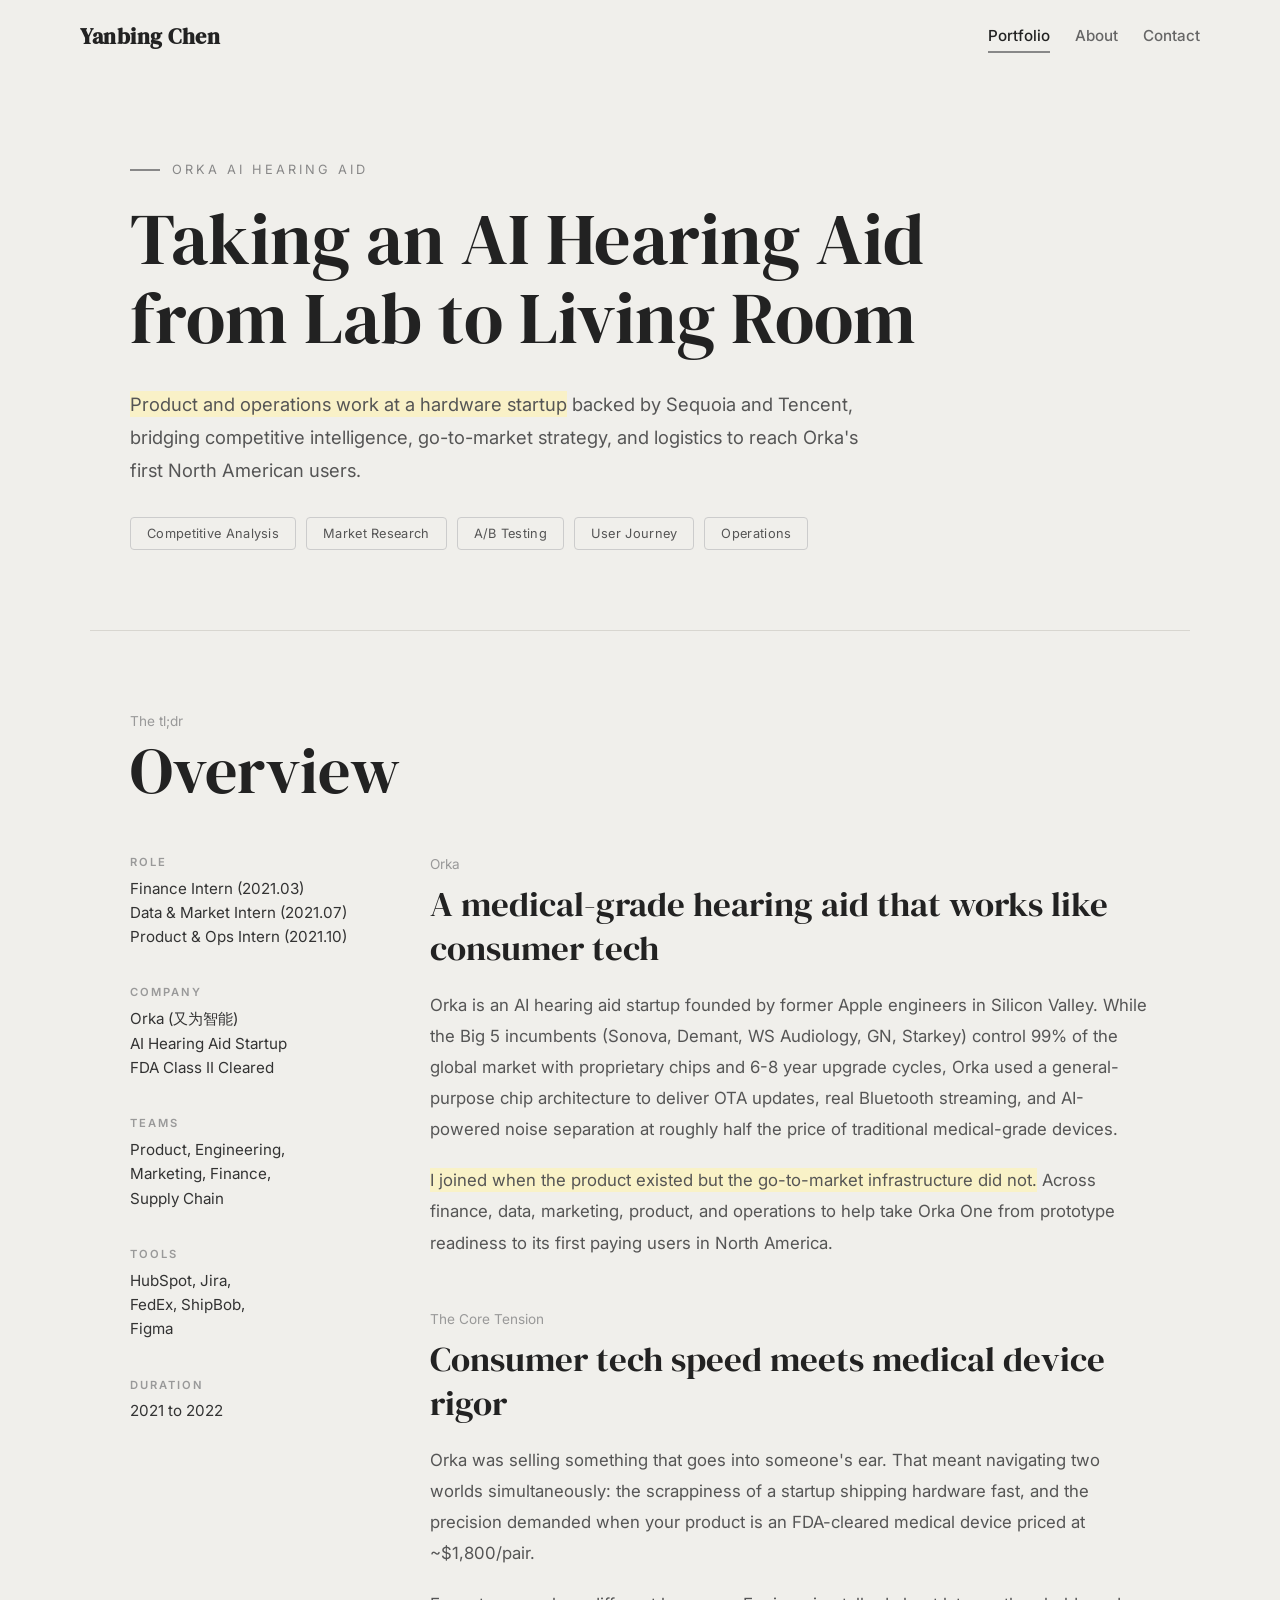
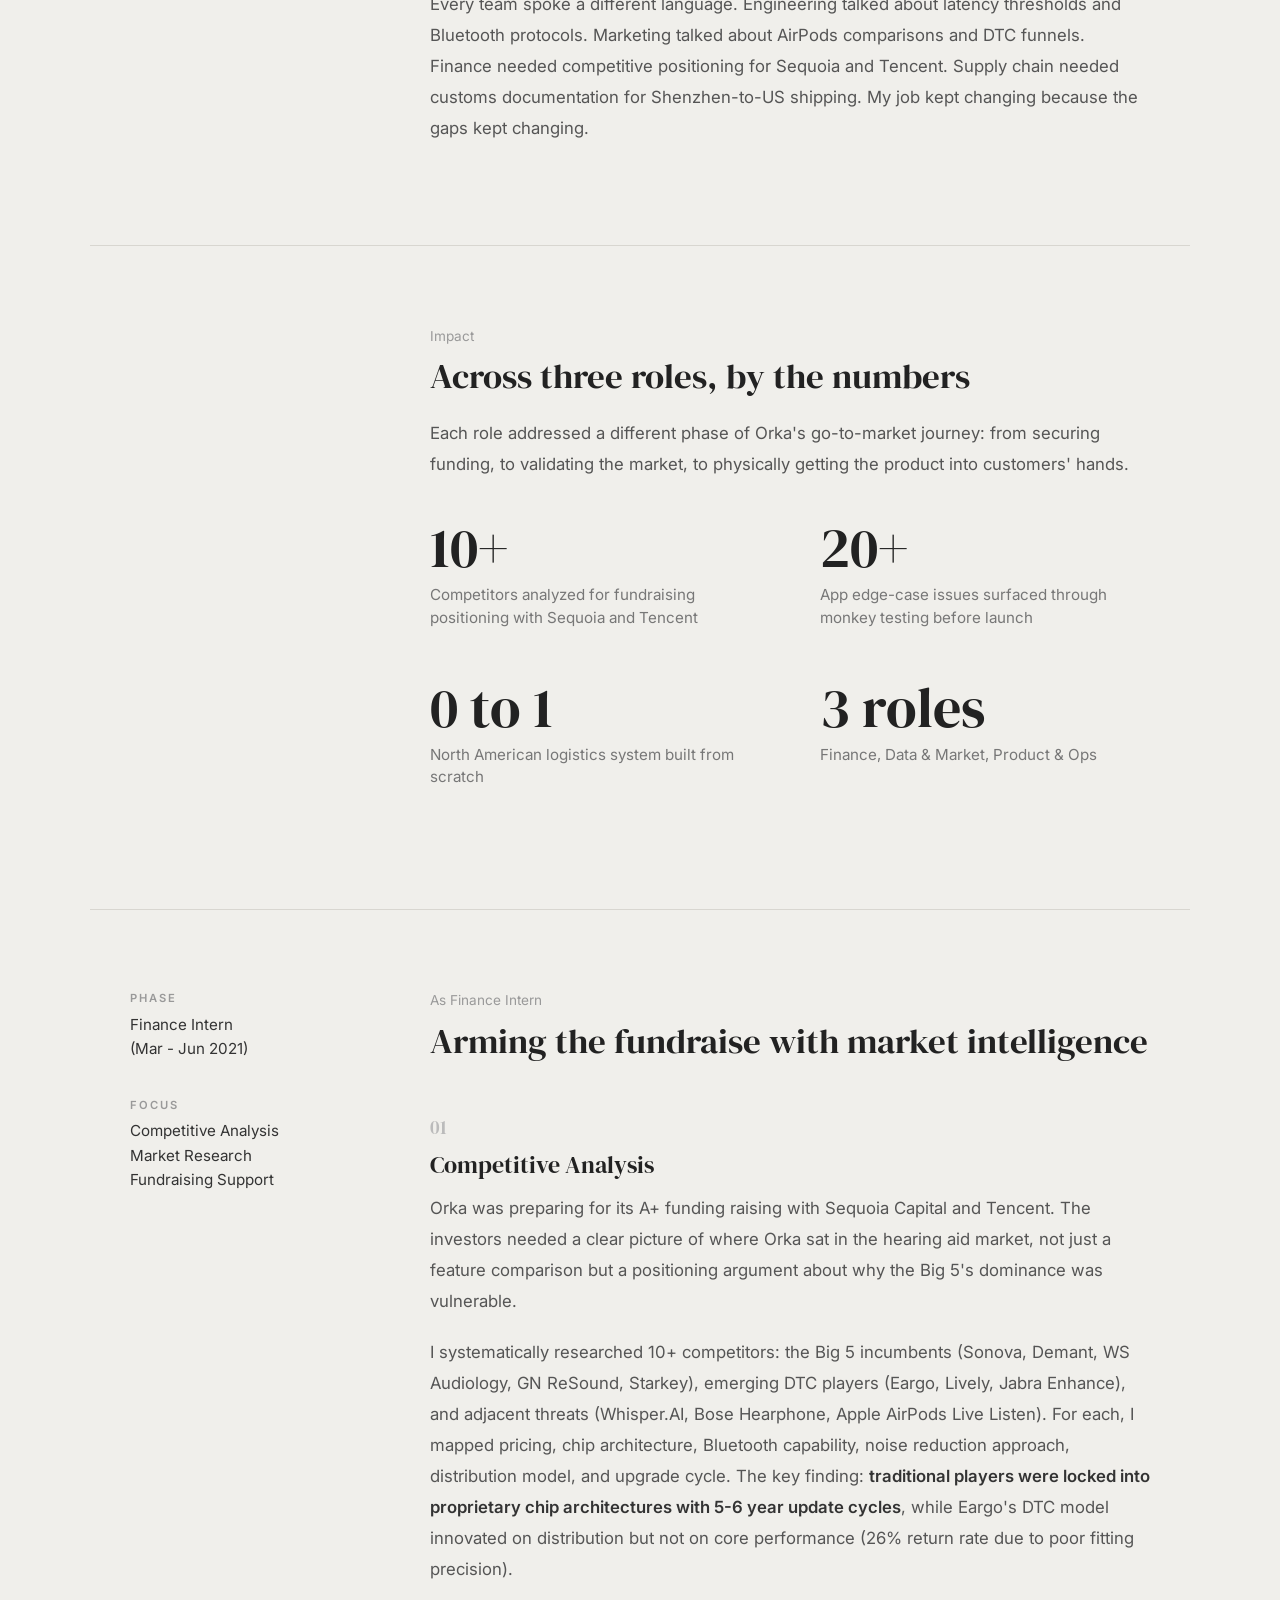
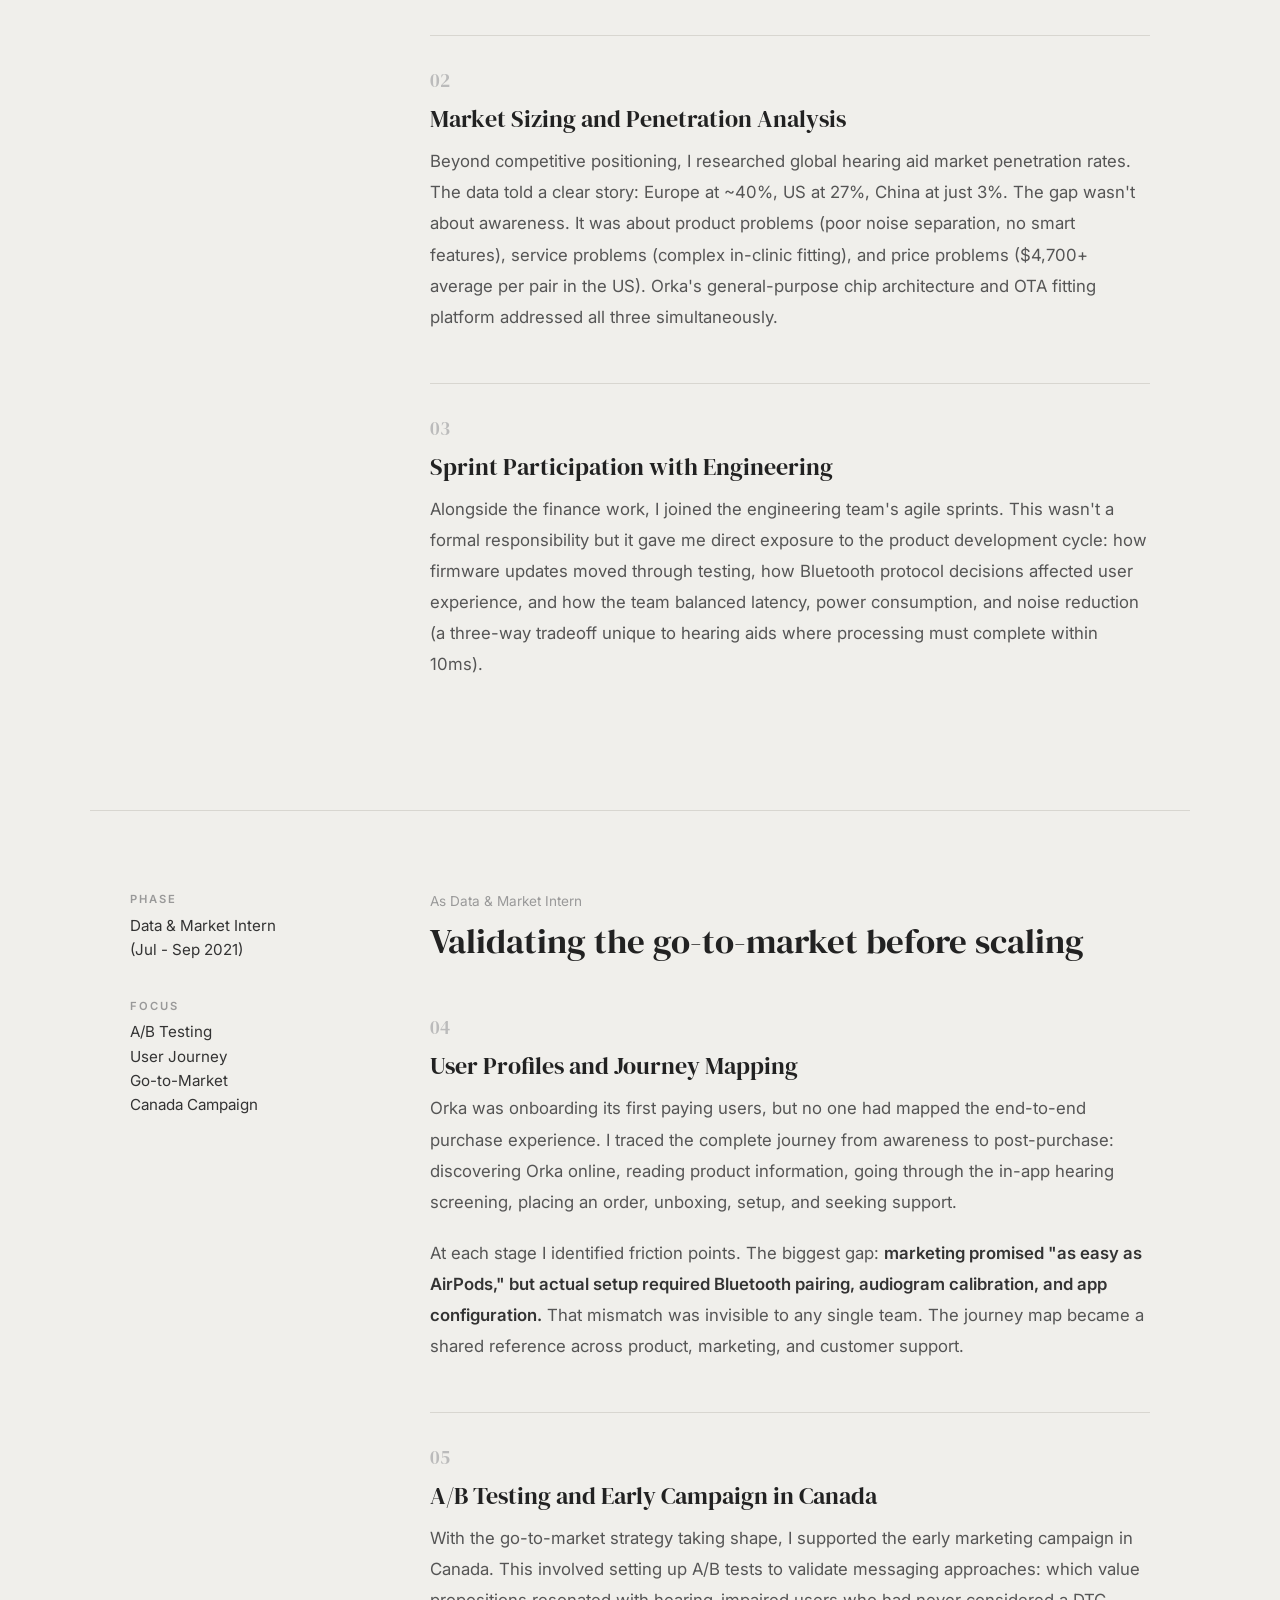
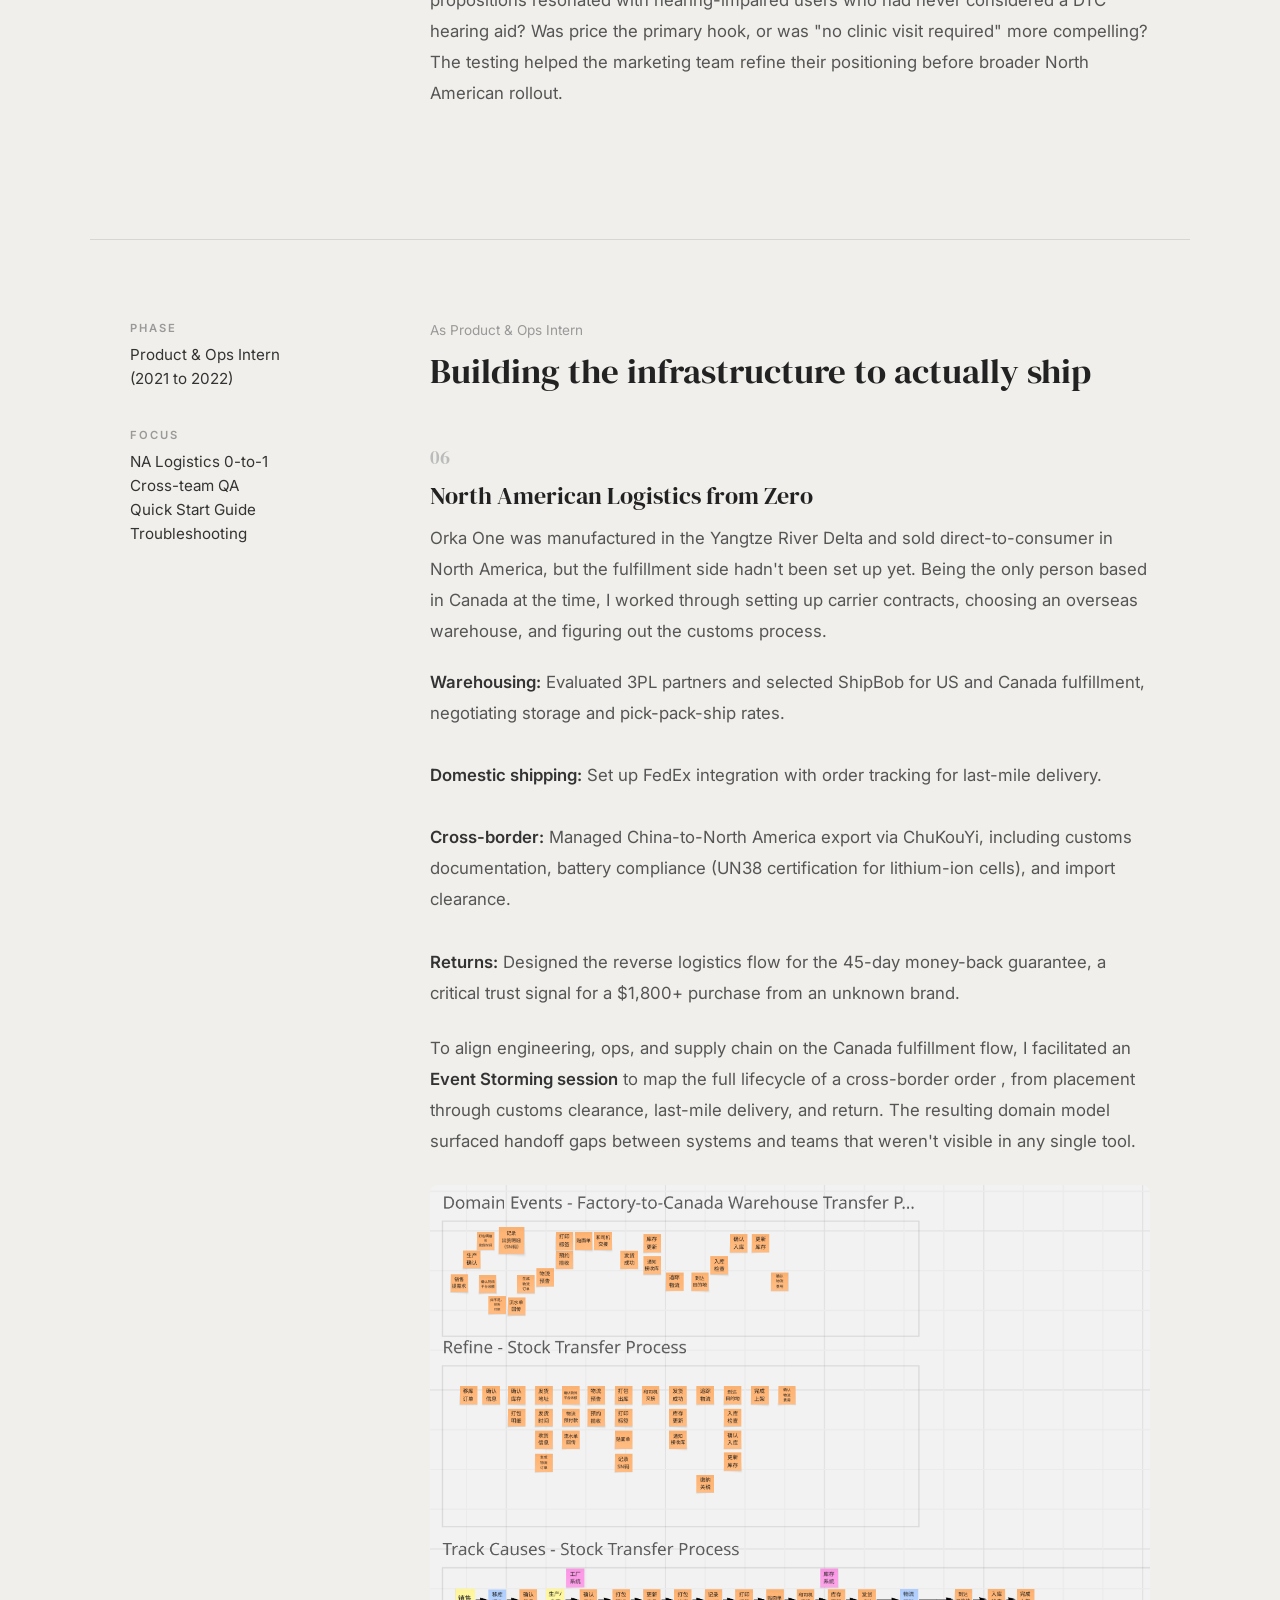
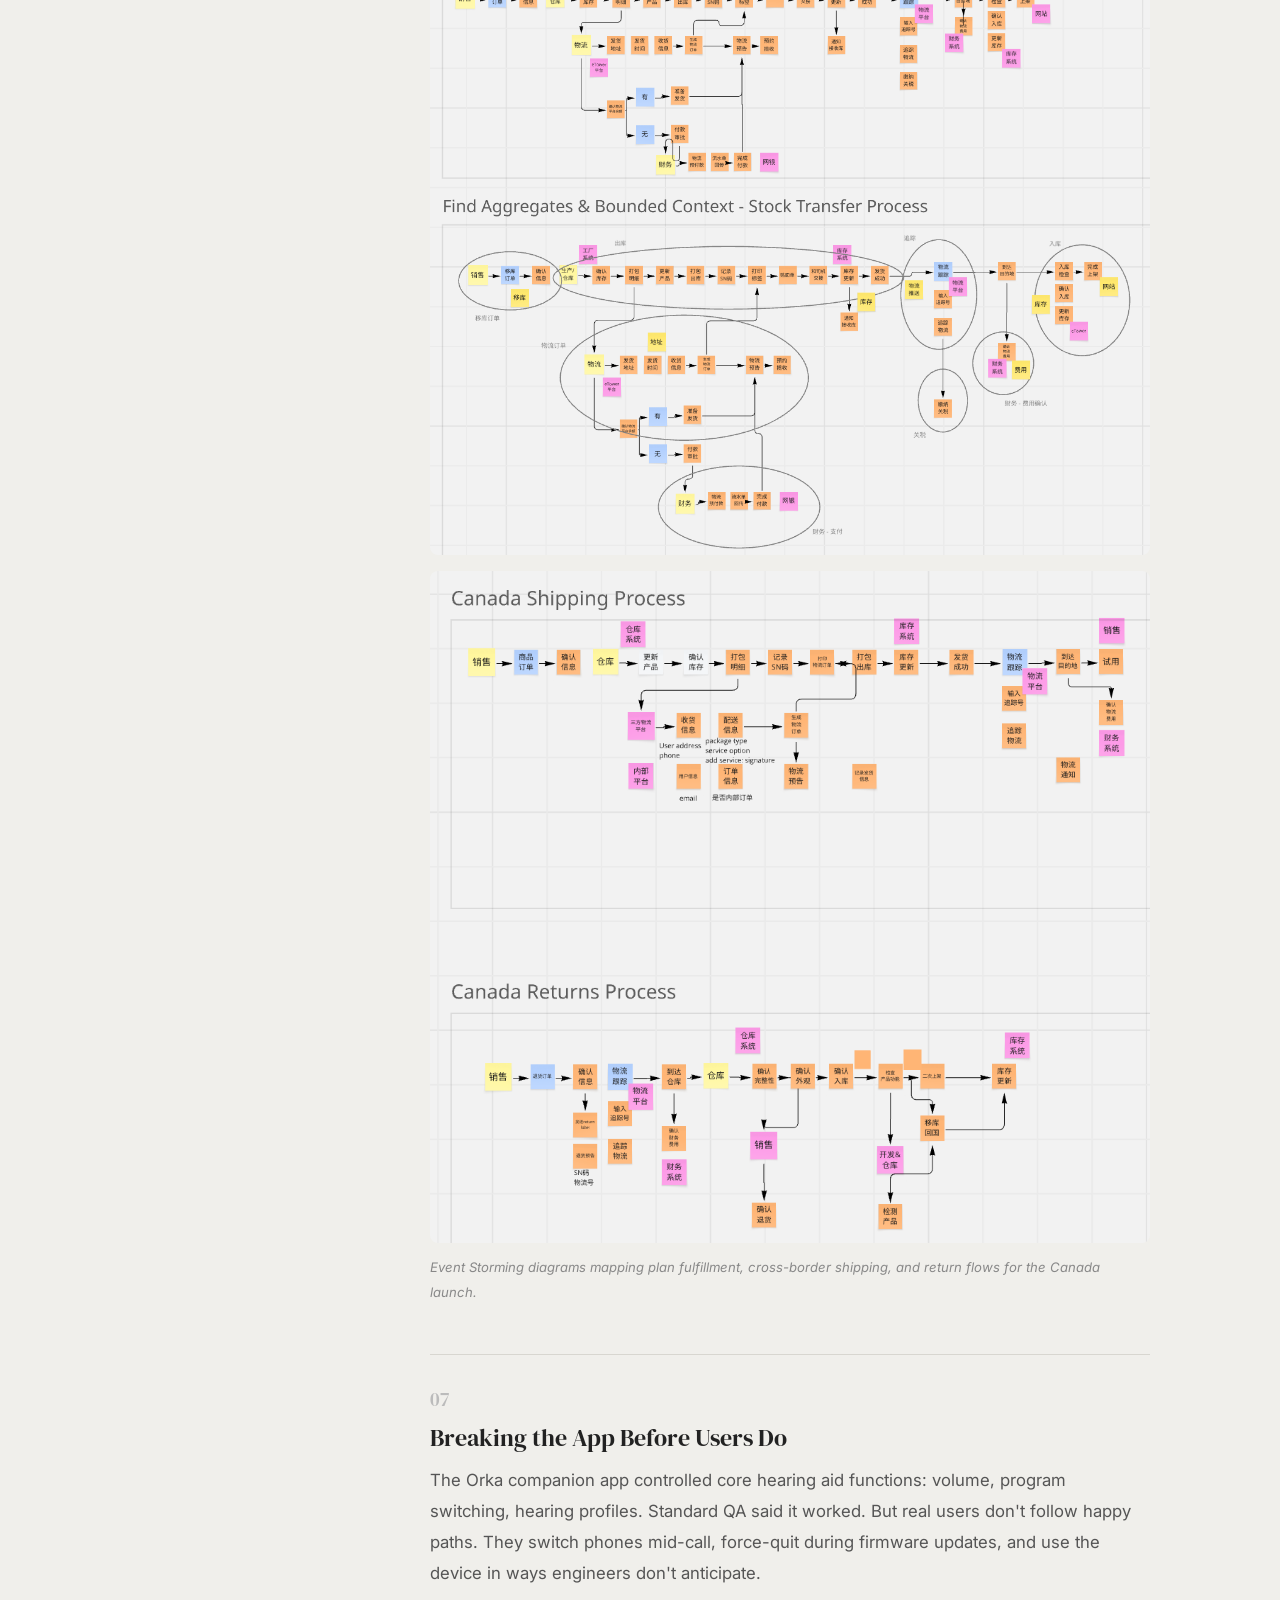
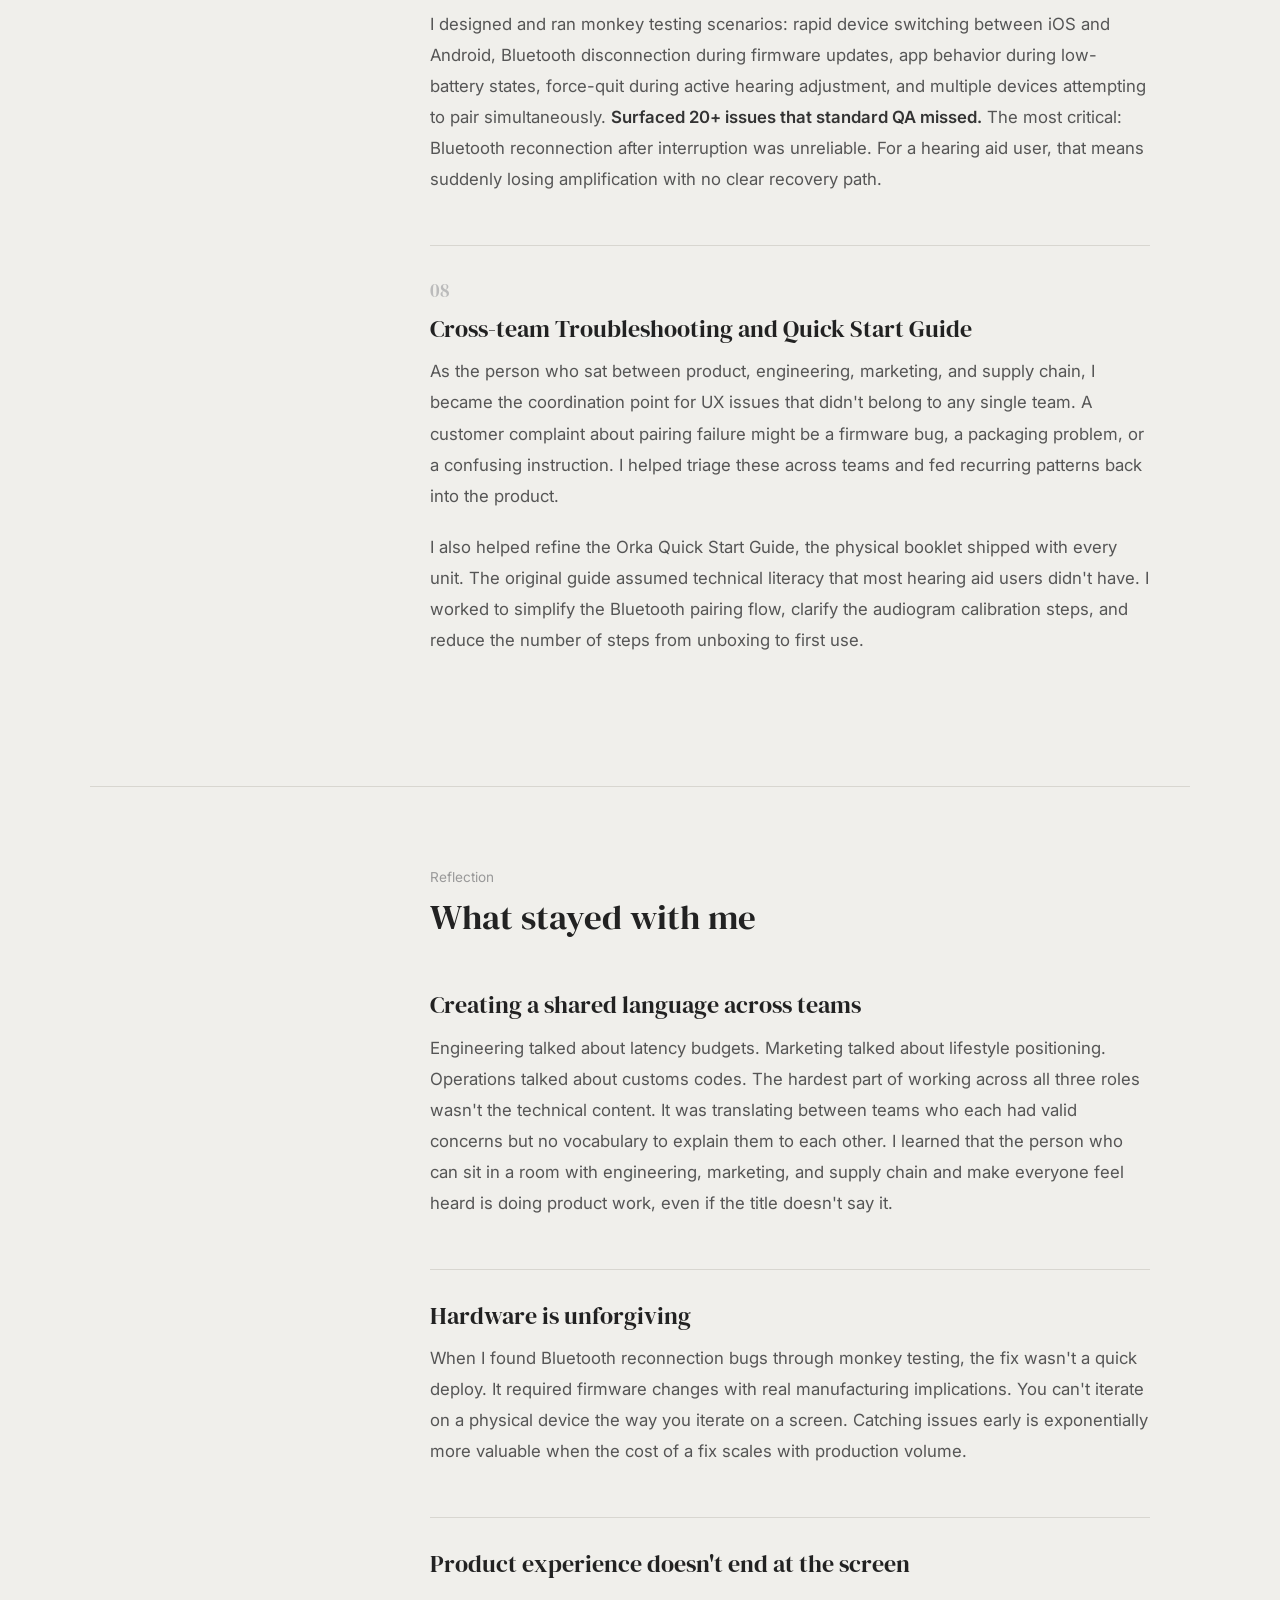
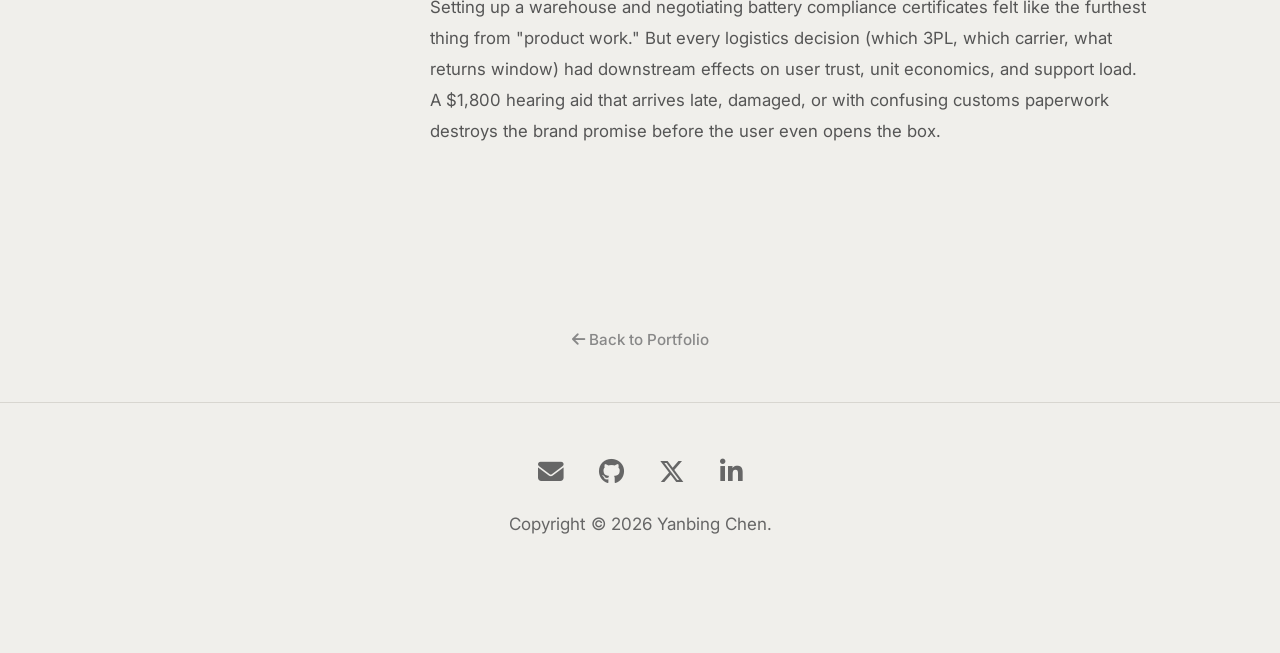
<file: casestudy-orka.html>
<!DOCTYPE html>
<html lang="en">

<head>
    <meta charset="utf-8">
    <meta name="viewport" content="width=device-width, initial-scale=1, shrink-to-fit=yes">
    <meta name="description" content="Case Study: Orka AI Hearing Aid - Product & Operations">
    <meta name="author" content="Yanbing Chen">
    <title>Orka Case Study | Yanbing Chen</title>

    <!-- Bootstrap -->
    <link href="libs/bootstrap/bootstrap.min.css" rel="stylesheet">

    <!-- Fonts -->
    <link
        href="https://fonts.googleapis.com/css2?family=DM+Serif+Display&family=Inter:wght@300;400;500;600;700&display=swap"
        rel="stylesheet">

    <!-- Fontawesome -->
    <link href="libs/fontawesome/css/fontawesome.min.css" rel="stylesheet" />
    <link href="libs/fontawesome/css/brands.min.css" rel="stylesheet" />
    <link href="libs/fontawesome/css/solid.min.css" rel="stylesheet" />

    <!-- Styles -->
    <link href="css/style-industrial.css" rel="stylesheet">
    <link href="css/casestudy.css" rel="stylesheet">

</head>

<body class="cs-page">

    <!-- Navigation -->
    <nav class="navbar-industrial" aria-label="Main navigation">
        <div class="nav-container">
            <a href="index.html" class="nav-brand">Yanbing Chen</a>
            <div class="nav-pills-container">
                <a href="index.html#projects" class="nav-link-ind active">Portfolio</a>
                <a href="about.html" class="nav-link-ind">About</a>
                <a href="index.html#contact" class="nav-link-ind">Contact</a>
            </div>
        </div>
    </nav>

    <!-- Hero -->
    <header class="cs-hero">
        <div class="cs-hero-label reveal">ORKA AI HEARING AID</div>
        <h1 class="cs-hero-title reveal">Taking an AI Hearing Aid from Lab to Living Room</h1>
        <p class="cs-hero-summary reveal">
            <span class="highlight">Product and operations work at a hardware startup</span> backed by Sequoia and
            Tencent, bridging competitive intelligence, go-to-market strategy, and logistics to reach Orka's first
            North American users.
        </p>
        <div class="cs-tags reveal">
            <span class="cs-tag">Competitive Analysis</span>
            <span class="cs-tag">Market Research</span>
            <span class="cs-tag">A/B Testing</span>
            <span class="cs-tag">User Journey</span>
            <span class="cs-tag">Operations</span>
        </div>
    </header>

    <!-- Overview -->
    <hr class="cs-section-divider">

    <section class="cs-overview">
        <div class="cs-overview-header reveal">
            <div class="cs-overview-label">The tl;dr</div>
            <div class="cs-overview-title">Overview</div>
        </div>

        <div class="cs-two-col">
            <aside class="cs-sidebar reveal">
                <div class="cs-meta-group">
                    <div class="cs-meta-label">Role</div>
                    <div class="cs-meta-value">
                        Finance Intern (2021.03)<br>
                        Data & Market Intern (2021.07)<br>
                        Product & Ops Intern (2021.10)
                    </div>
                </div>
                <div class="cs-meta-group">
                    <div class="cs-meta-label">Company</div>
                    <div class="cs-meta-value">
                        Orka (又为智能)<br>
                        AI Hearing Aid Startup<br>
                        FDA Class II Cleared
                    </div>
                </div>
                <div class="cs-meta-group">
                    <div class="cs-meta-label">Teams</div>
                    <div class="cs-meta-value">
                        Product, Engineering,<br>
                        Marketing, Finance,<br>
                        Supply Chain
                    </div>
                </div>
                <div class="cs-meta-group">
                    <div class="cs-meta-label">Tools</div>
                    <div class="cs-meta-value">
                        HubSpot, Jira,<br>
                        FedEx, ShipBob,<br>
                        Figma
                    </div>
                </div>
                <div class="cs-meta-group">
                    <div class="cs-meta-label">Duration</div>
                    <div class="cs-meta-value">2021 to 2022</div>
                </div>
            </aside>

            <div class="cs-content reveal">
                <div class="cs-content-label">Orka</div>
                <h2 class="cs-content-heading">A medical-grade hearing aid that works like consumer tech</h2>
                <p>
                    Orka is an AI hearing aid startup founded by former Apple engineers in Silicon Valley. While the Big
                    5 incumbents (Sonova, Demant, WS Audiology, GN, Starkey) control 99% of the global market with
                    proprietary chips and 6-8 year upgrade cycles, Orka used a general-purpose chip architecture to
                    deliver OTA updates, real Bluetooth streaming, and AI-powered noise separation at roughly half the
                    price of traditional medical-grade devices.
                </p>
                <p>
                    <span class="highlight">I joined when the product existed but the go-to-market infrastructure did
                        not.</span> Across finance, data, marketing,
                    product, and operations to help take Orka One from prototype readiness to its first paying users in
                    North America.
                </p>

                <div class="cs-content-label" style="margin-top: 50px;">The Core Tension</div>
                <h2 class="cs-content-heading">Consumer tech speed meets medical device rigor</h2>
                <p>
                    Orka was selling something that goes into someone's ear. That meant navigating two worlds
                    simultaneously: the scrappiness of a startup shipping hardware fast, and the precision demanded when
                    your product is an FDA-cleared medical device priced at ~$1,800/pair.
                </p>
                <p>
                    Every team spoke a different language. Engineering talked about latency thresholds and Bluetooth
                    protocols. Marketing talked about AirPods comparisons and DTC funnels. Finance needed competitive
                    positioning for Sequoia and Tencent. Supply chain needed customs documentation for Shenzhen-to-US
                    shipping. My job kept changing because the gaps kept changing.
                </p>
            </div>
        </div>
    </section>

    <!-- Impact -->
    <hr class="cs-section-divider">

    <section class="cs-section">
        <div class="cs-two-col">
            <aside class="cs-sidebar">
                <!-- empty sidebar to maintain alignment -->
            </aside>
            <div class="cs-content reveal">
                <div class="cs-content-label">Impact</div>
                <h2 class="cs-content-heading">Across three roles, by the numbers</h2>
                <p>
                    Each role addressed a different phase of Orka's go-to-market journey: from securing funding, to
                    validating the market, to physically getting the product into customers' hands.
                </p>

                <div class="cs-impact-grid" style="margin-top: 40px;">
                    <div class="reveal reveal-delay-1">
                        <div class="cs-impact-number">10+</div>
                        <div class="cs-impact-desc">Competitors analyzed for fundraising positioning with Sequoia and
                            Tencent</div>
                    </div>
                    <div class="reveal reveal-delay-2">
                        <div class="cs-impact-number">20+</div>
                        <div class="cs-impact-desc">App edge-case issues surfaced through monkey testing before launch
                        </div>
                    </div>
                    <div class="reveal reveal-delay-3">
                        <div class="cs-impact-number">0 to 1</div>
                        <div class="cs-impact-desc">North American logistics system built from scratch</div>
                    </div>
                    <div class="reveal reveal-delay-4">
                        <div class="cs-impact-number">3 roles</div>
                        <div class="cs-impact-desc">Finance, Data & Market, Product & Ops</div>
                    </div>
                </div>
            </div>
        </div>
    </section>

    <!-- Phase 1: Finance Intern -->
    <hr class="cs-section-divider">

    <section class="cs-section">
        <div class="cs-two-col">
            <aside class="cs-sidebar reveal">
                <div class="cs-meta-group">
                    <div class="cs-meta-label">Phase</div>
                    <div class="cs-meta-value">Finance Intern<br>(Mar - Jun 2021)</div>
                </div>
                <div class="cs-meta-group">
                    <div class="cs-meta-label">Focus</div>
                    <div class="cs-meta-value">
                        Competitive Analysis<br>
                        Market Research<br>
                        Fundraising Support
                    </div>
                </div>
            </aside>

            <div class="cs-content">
                <div class="cs-content-label reveal">As Finance Intern</div>
                <h2 class="cs-content-heading reveal">Arming the fundraise with market intelligence</h2>

                <div class="cs-process-item reveal">
                    <div class="cs-process-num">01</div>
                    <div class="cs-process-title">Competitive Analysis</div>
                    <p class="cs-process-text">
                        Orka was preparing for its A+ funding raising with Sequoia Capital and Tencent. The investors
                        needed a clear picture of where Orka sat in the hearing aid market, not just a feature
                        comparison but a positioning argument about why the Big 5's dominance was vulnerable.
                    </p>
                    <p class="cs-process-text">
                        I systematically researched 10+ competitors: the Big 5 incumbents (Sonova, Demant, WS
                        Audiology, GN ReSound, Starkey), emerging DTC players (Eargo, Lively, Jabra Enhance), and
                        adjacent threats (Whisper.AI, Bose Hearphone, Apple AirPods Live Listen). For each, I mapped
                        pricing, chip architecture, Bluetooth capability, noise reduction approach, distribution model,
                        and upgrade cycle. The key finding: <strong>traditional players were locked into proprietary
                            chip
                            architectures with 5-6 year update cycles</strong>, while Eargo's DTC model innovated on
                        distribution but not on core performance (26% return rate due to poor fitting precision).
                    </p>
                </div>

                <div class="cs-process-item reveal">
                    <div class="cs-process-num">02</div>
                    <div class="cs-process-title">Market Sizing and Penetration Analysis</div>
                    <p class="cs-process-text">
                        Beyond competitive positioning, I researched global hearing aid market penetration rates. The
                        data told a clear story: Europe at ~40%, US at 27%, China at just 3%. The gap wasn't about
                        awareness. It was about product problems (poor noise separation, no smart features), service
                        problems (complex in-clinic fitting), and price problems ($4,700+ average per pair in the US).
                        Orka's general-purpose chip architecture and OTA fitting platform addressed all three
                        simultaneously.
                    </p>
                </div>

                <div class="cs-process-item reveal">
                    <div class="cs-process-num">03</div>
                    <div class="cs-process-title">Sprint Participation with Engineering</div>
                    <p class="cs-process-text">
                        Alongside the finance work, I joined the engineering team's agile sprints. This wasn't a formal
                        responsibility but it gave me direct exposure to the product development cycle: how firmware
                        updates moved through testing, how Bluetooth protocol decisions affected user experience, and
                        how the team balanced latency, power consumption, and noise reduction (a three-way tradeoff
                        unique to hearing aids where processing must complete within 10ms).
                    </p>
                </div>
            </div>
        </div>
    </section>

    <!-- Phase 2: Data & Market Intern -->
    <hr class="cs-section-divider">

    <section class="cs-section">
        <div class="cs-two-col">
            <aside class="cs-sidebar reveal">
                <div class="cs-meta-group">
                    <div class="cs-meta-label">Phase</div>
                    <div class="cs-meta-value">Data & Market Intern<br>(Jul - Sep 2021)</div>
                </div>
                <div class="cs-meta-group">
                    <div class="cs-meta-label">Focus</div>
                    <div class="cs-meta-value">
                        A/B Testing<br>
                        User Journey<br>
                        Go-to-Market<br>
                        Canada Campaign
                    </div>
                </div>
            </aside>

            <div class="cs-content">
                <div class="cs-content-label reveal">As Data & Market Intern</div>
                <h2 class="cs-content-heading reveal">Validating the go-to-market before scaling</h2>

                <div class="cs-process-item reveal">
                    <div class="cs-process-num">04</div>
                    <div class="cs-process-title">User Profiles and Journey Mapping</div>
                    <p class="cs-process-text">
                        Orka was onboarding its first paying users, but no one had mapped the end-to-end purchase
                        experience. I traced the complete journey from awareness to post-purchase: discovering Orka
                        online, reading product information, going through the in-app hearing screening, placing an
                        order, unboxing, setup, and seeking support.
                    </p>
                    <p class="cs-process-text">
                        At each stage I identified friction points. The biggest gap: <strong>marketing promised "as easy
                            as AirPods," but actual setup required Bluetooth pairing, audiogram calibration, and app
                            configuration.</strong> That mismatch was invisible to any single team. The journey map
                        became a
                        shared reference across product, marketing, and customer support.
                    </p>
                </div>

                <div class="cs-process-item reveal">
                    <div class="cs-process-num">05</div>
                    <div class="cs-process-title">A/B Testing and Early Campaign in Canada</div>
                    <p class="cs-process-text">
                        With the go-to-market strategy taking shape, I supported the early marketing campaign in Canada.
                        This involved setting up A/B tests to validate messaging approaches: which value propositions
                        resonated with hearing-impaired users who had never considered a DTC hearing aid? Was price the
                        primary hook, or was "no clinic visit required" more compelling? The testing helped the
                        marketing
                        team refine their positioning before broader North American rollout.
                    </p>
                </div>
            </div>
        </div>
    </section>

    <!-- Phase 3: Product & Ops Intern -->
    <hr class="cs-section-divider">

    <section class="cs-section">
        <div class="cs-two-col">
            <aside class="cs-sidebar reveal">
                <div class="cs-meta-group">
                    <div class="cs-meta-label">Phase</div>
                    <div class="cs-meta-value">Product & Ops Intern<br>(2021 to 2022)</div>
                </div>
                <div class="cs-meta-group">
                    <div class="cs-meta-label">Focus</div>
                    <div class="cs-meta-value">
                        NA Logistics 0-to-1<br>
                        Cross-team QA<br>
                        Quick Start Guide<br>
                        Troubleshooting
                    </div>
                </div>
            </aside>

            <div class="cs-content">
                <div class="cs-content-label reveal">As Product & Ops Intern</div>
                <h2 class="cs-content-heading reveal">Building the infrastructure to actually ship</h2>

                <div class="cs-process-item reveal">
                    <div class="cs-process-num">06</div>
                    <div class="cs-process-title">North American Logistics from Zero</div>
                    <p class="cs-process-text">
                        Orka One was manufactured in the Yangtze River Delta and sold direct-to-consumer in North
                        America, but the fulfillment side hadn't been set up yet. Being the only person based in Canada
                        at the time, I worked through setting up carrier contracts, choosing an overseas warehouse, and
                        figuring out the customs process.
                    </p>
                    <p class="cs-process-text" style="margin-top: 15px;">
                        <strong>Warehousing:</strong> Evaluated 3PL partners and selected ShipBob for US and Canada
                        fulfillment, negotiating storage and pick-pack-ship rates.<br><br>
                        <strong>Domestic shipping:</strong> Set up FedEx integration with order tracking for last-mile
                        delivery.<br><br>
                        <strong>Cross-border:</strong> Managed China-to-North America export via ChuKouYi, including
                        customs documentation, battery compliance (UN38 certification for lithium-ion cells), and import
                        clearance.<br><br>
                        <strong>Returns:</strong> Designed the reverse logistics flow for the 45-day money-back
                        guarantee, a critical trust signal for a $1,800+ purchase from an unknown brand.
                    </p>

                    <p class="cs-process-text" style="margin-top: 24px;">
                        To align engineering, ops, and supply chain on the Canada fulfillment flow, I facilitated an
                        <strong>Event Storming session</strong> to map the full lifecycle of a cross-border order ,
                        from placement through customs clearance, last-mile delivery, and return. The resulting domain
                        model surfaced handoff gaps between systems and teams that weren't visible in any single
                        tool.
                    </p>

                    <div class="cs-image-block reveal" style="margin-top: 28px;">
                        <img src="assets/case study/orka/orka-fulfillment-1.png"
                            alt="Event Storming: plan fulfillment and cross-border shipping to Canada"
                            style="width: 100%; border-radius: 8px; margin-bottom: 16px;">
                        <img src="assets/case study/orka/orka-fulfillment-2.png"
                            alt="Event Storming: return flow for Canada orders"
                            style="width: 100%; border-radius: 8px;">
                        <p class="cs-caption"
                            style="margin-top: 12px; font-size: 0.82rem; color: #888; font-style: italic;">
                            Event Storming diagrams mapping plan fulfillment, cross-border shipping, and return flows
                            for the Canada launch.
                        </p>
                    </div>
                </div>

                <div class="cs-process-item reveal">
                    <div class="cs-process-num">07</div>
                    <div class="cs-process-title">Breaking the App Before Users Do</div>
                    <p class="cs-process-text">
                        The Orka companion app controlled core hearing aid functions: volume, program switching, hearing
                        profiles. Standard QA said it worked. But real users don't follow happy paths. They switch
                        phones mid-call, force-quit during firmware updates, and use the device in ways engineers don't
                        anticipate.
                    </p>
                    <p class="cs-process-text">
                        I designed and ran monkey testing scenarios: rapid device switching between iOS and Android,
                        Bluetooth disconnection during firmware updates, app behavior during low-battery states,
                        force-quit during active hearing adjustment, and multiple devices attempting to pair
                        simultaneously. <strong>Surfaced 20+ issues that standard QA missed.</strong> The most critical:
                        Bluetooth reconnection after interruption was unreliable. For a hearing aid user, that means
                        suddenly losing amplification with no clear recovery path.
                    </p>
                </div>

                <div class="cs-process-item reveal">
                    <div class="cs-process-num">08</div>
                    <div class="cs-process-title">Cross-team Troubleshooting and Quick Start Guide</div>
                    <p class="cs-process-text">
                        As the person who sat between product, engineering, marketing, and supply chain, I became the
                        coordination point for UX issues that didn't belong to any single team. A customer complaint
                        about pairing failure might be a firmware bug, a packaging problem, or a confusing instruction.
                        I helped triage these across teams and fed recurring patterns back into the product.
                    </p>
                    <p class="cs-process-text">
                        I also helped refine the Orka Quick Start Guide, the physical booklet shipped with every unit.
                        The original guide assumed technical literacy that most hearing aid users didn't have. I worked
                        to simplify the Bluetooth pairing flow, clarify the audiogram calibration steps, and reduce the
                        number of steps from unboxing to first use.
                    </p>
                </div>
            </div>
        </div>
    </section>

    <!-- Reflection -->
    <hr class="cs-section-divider">

    <section class="cs-section">
        <div class="cs-two-col">
            <aside class="cs-sidebar">
                <!-- empty -->
            </aside>
            <div class="cs-content reveal">
                <div class="cs-content-label">Reflection</div>
                <h2 class="cs-content-heading">What stayed with me</h2>

                <div class="cs-process-item">
                    <div class="cs-process-title">Creating a shared language across teams</div>
                    <p class="cs-process-text">
                        Engineering talked about latency budgets. Marketing talked about lifestyle positioning.
                        Operations talked about customs codes. The hardest part of working across all three roles wasn't
                        the technical content. It was translating between teams who each had valid concerns but no
                        vocabulary to explain them to each other. I learned that the person who can sit in a room with
                        engineering, marketing, and supply chain and make everyone feel heard is doing product work,
                        even if the title doesn't say it.
                    </p>
                </div>

                <div class="cs-process-item">
                    <div class="cs-process-title">Hardware is unforgiving</div>
                    <p class="cs-process-text">
                        When I found Bluetooth reconnection bugs through monkey testing, the fix wasn't a quick deploy.
                        It required firmware changes with real manufacturing implications. You can't iterate on a
                        physical device the way you iterate on a screen. Catching issues early is exponentially more
                        valuable when the cost of a fix scales with production volume.
                    </p>
                </div>

                <div class="cs-process-item">
                    <div class="cs-process-title">Product experience doesn't end at the screen</div>
                    <p class="cs-process-text">
                        Setting up a warehouse and negotiating battery compliance certificates felt like the furthest
                        thing from "product work." But every logistics decision (which 3PL, which carrier, what returns
                        window) had downstream effects on user trust, unit economics, and support load. A $1,800
                        hearing aid that arrives late, damaged, or with confusing customs paperwork destroys the brand
                        promise before the user even opens the box.
                    </p>
                </div>
            </div>
        </div>
    </section>

    <!-- Back -->
    <div class="cs-back">
        <a href="index.html#projects"><i class="fas fa-arrow-left"></i> Back to Portfolio</a>
    </div>

    <!-- Footer -->
    <footer>
        <div class="container">
            <div class="social-icons" style="margin-bottom: 15px;">
                <a href="mailto:yanbing.chen@wisc.edu"><i class="fa fa-envelope"></i></a>
                <a href="https://github.com/esstherc"><i class="fab fa-github"></i></a>
                <a href="https://x.com/Essstherccc"><i class="fab fa-x-twitter"></i></a>
                <a href="https://www.linkedin.com/in/yanbingc/"><i class="fab fa-linkedin-in"></i></a>
            </div>
            <p style="margin-top: 20px; color: #666;">Copyright &copy; 2026 Yanbing Chen.</p>
        </div>
    </footer>

    <!-- Scripts -->
    <script src="libs/bootstrap/jquery.min.js"></script>
    <script src="libs/bootstrap/bootstrap.bundle.min.js"></script>

    <!-- Scroll reveal -->
    <script>
        document.addEventListener('DOMContentLoaded', () => {
            const reveals = document.querySelectorAll('.reveal');
            const observer = new IntersectionObserver((entries) => {
                entries.forEach(entry => {
                    if (entry.isIntersecting) {
                        entry.target.classList.add('visible');
                        observer.unobserve(entry.target);
                    }
                });
            }, {
                threshold: 0.12,
                rootMargin: '0px 0px -30px 0px'
            });
            reveals.forEach(el => observer.observe(el));
        });
    </script>

</body>

</html>
</file>
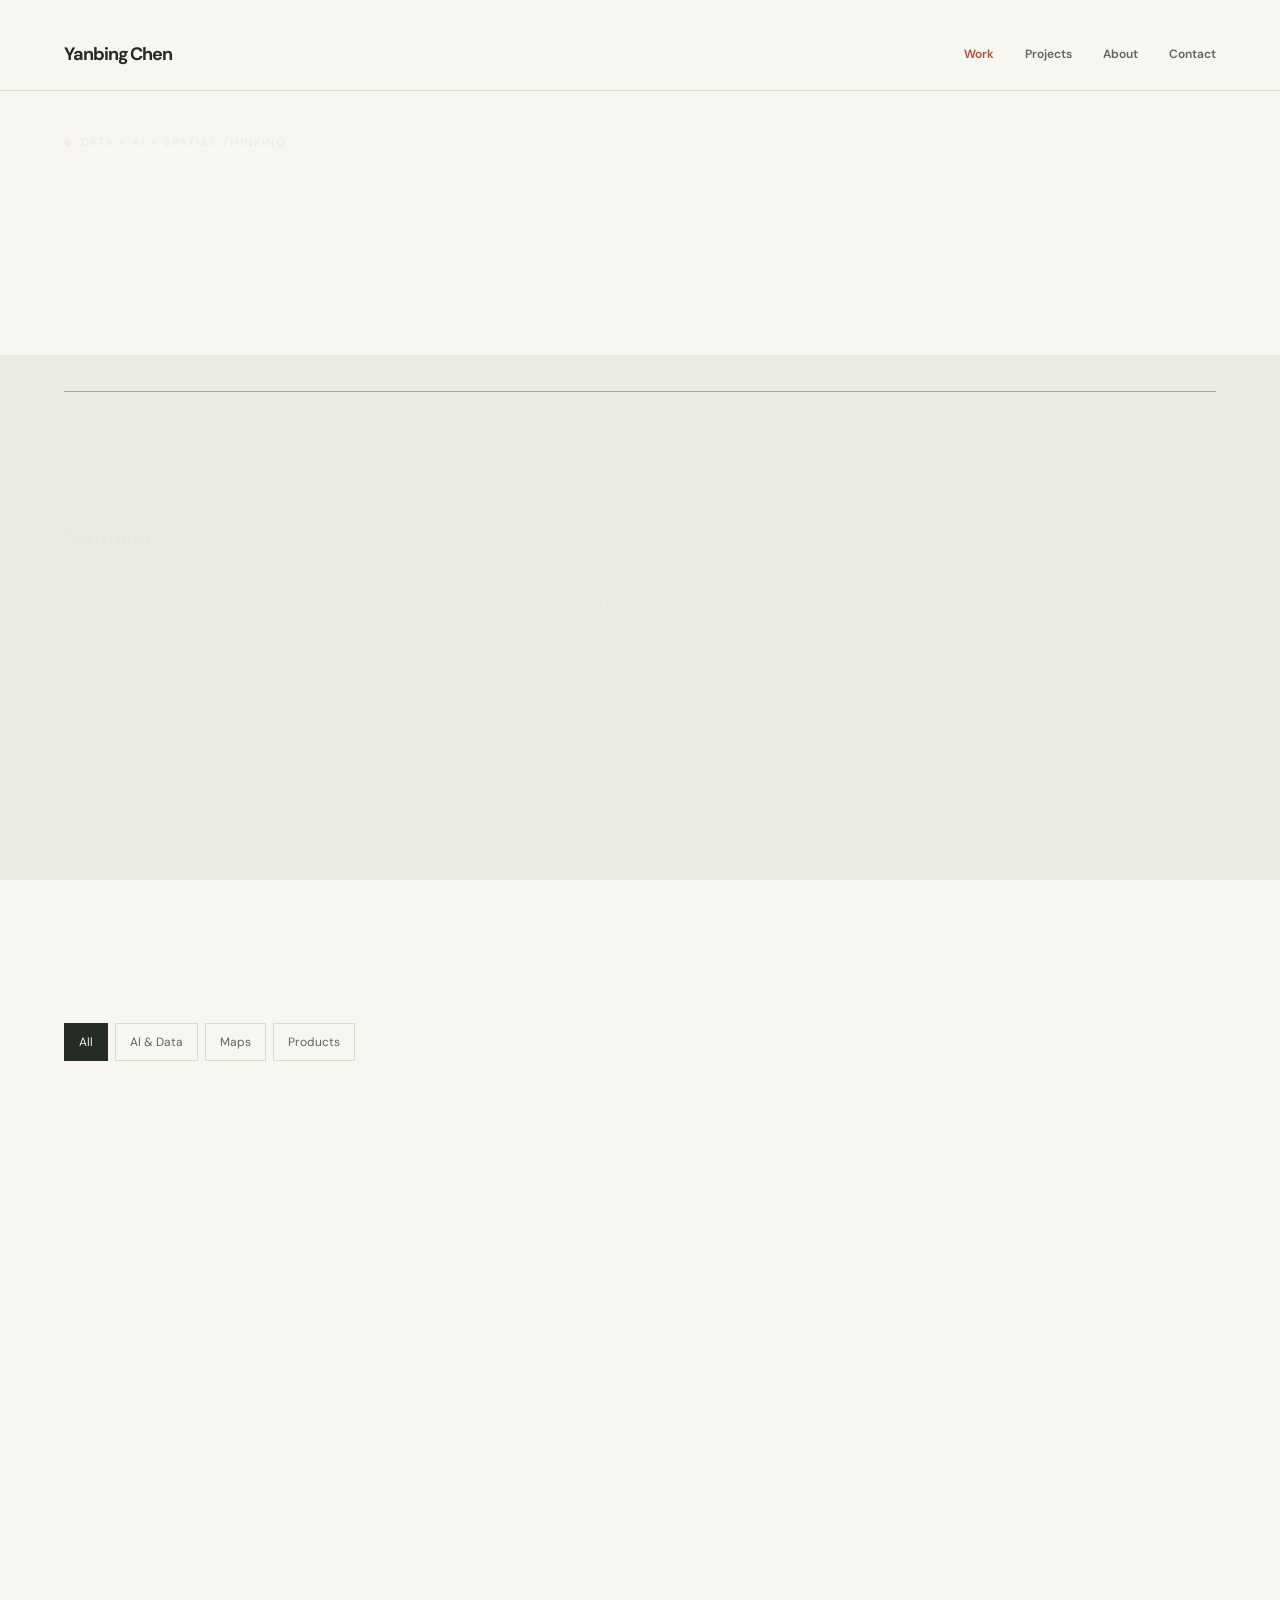
<file: resume.html>
<!doctype html>
<html lang="en">
<head>
  <meta charset="utf-8">
  <meta name="viewport" content="width=device-width, initial-scale=1">
  <meta name="robots" content="noindex">
  <meta http-equiv="refresh" content="0; url=index.html#work">
  <title>Work | Yanbing Chen</title>
  <link rel="stylesheet" href="css/portfolio.css">
</head>
<body>
  <main class="container" style="padding-top:60px"><p>Experience now lives in the <a href="index.html#work">Portfolio Work section</a>.</p></main>
</body>
</html>
</file>
<file: css/portfolio.css>
@import url('https://fonts.googleapis.com/css2?family=DM+Serif+Display:ital@0;1&family=DM+Sans:wght@400;500;600;700&display=swap');
:root{--paper:#f7f6f1;--ink:#252c25;--muted:#5e665c;--line:#d7dbd0;--green:#526942;--orange:#a55236;--sea:#e9ece3;--sand:#e7d7b9;--serif:'DM Serif Display',Georgia,serif;--sans:'DM Sans',Arial,sans-serif}
*{box-sizing:border-box}html{scroll-behavior:smooth;scroll-padding-top:28px}body{margin:0;background:var(--paper);color:var(--ink);font-family:var(--sans);line-height:1.55}a{color:inherit;text-underline-offset:4px}a:focus-visible,button:focus-visible{outline:3px solid var(--orange);outline-offset:4px}button{font:inherit}img{display:block;max-width:100%}h1,h2,h3,p{margin:0}h1,h2,h3{font-weight:400}.container{max-width:1360px;margin:0 auto;padding-left:64px;padding-right:64px}.skip-link{position:absolute;top:-100px;left:12px;z-index:100;background:var(--ink);color:white;padding:10px 16px}.skip-link:focus{top:12px}.visually-hidden{position:absolute;width:1px;height:1px;overflow:hidden;clip:rect(0,0,0,0);white-space:nowrap}
.site-header{position:sticky;top:0;z-index:20;background:var(--paper);border-bottom:1px solid var(--line)}.header-inner{min-height:72px;display:flex;justify-content:space-between;align-items:center;gap:24px}.wordmark{font-size:18px;letter-spacing:-.06em;font-weight:700;text-decoration:none;white-space:nowrap}.site-header nav{display:flex;gap:31px;align-items:center}.site-header nav a{text-decoration:none;color:var(--muted);font-size:12px;font-weight:600}.site-header nav a:hover,.site-header nav a[aria-current=page]{color:var(--orange)}
.hero{padding-top:47px;padding-bottom:28px}.hero-eyebrow,.kicker{text-transform:uppercase;letter-spacing:.12em;font:500 10px var(--sans)}.hero-eyebrow{display:flex;align-items:center;gap:10px;color:var(--green)}.eyebrow-dot{height:7px;width:7px;border-radius:50%;background:var(--orange)}.hero-layout{display:grid;grid-template-columns:minmax(0,1.65fr) minmax(220px,.65fr);gap:55px;align-items:end;margin-top:19px}h1{font:400 clamp(54px,7.4vw,98px)/.96 var(--serif);letter-spacing:-.025em;max-width:900px}.hero-side{padding-bottom:4px;border-left:1px solid var(--line);padding-left:25px}.hero-side>p:first-child{font-size:15px;line-height:1.65;max-width:280px}.hero-context{color:var(--muted);font:10px/1.7 var(--sans);margin:14px 0}.arrow-link{font-size:11px;display:inline-flex;justify-content:space-between;gap:22px;min-width:155px;text-decoration:none;border-bottom:1px solid var(--ink);padding:0 0 7px;font-weight:700}.arrow-link:hover{color:var(--orange)}.hero-footer{border-top:1px solid var(--line);display:flex;gap:40px;color:var(--muted);font:10px var(--sans);margin-top:37px;padding:12px 0 0}
.section-heading{display:flex;align-items:end;justify-content:space-between;gap:36px;margin-bottom:26px}.section-heading .kicker{color:var(--orange);margin-bottom:7px}.section-heading h2,.contact-section h2{font:400 clamp(40px,4.2vw,58px)/.95 var(--serif);letter-spacing:-.02em}.section-heading>p{max-width:330px;font-size:12px;color:var(--muted);line-height:1.65}
.work-section{background:var(--sea);padding:36px 0 48px}.work-section .section-heading{margin-bottom:20px}.work-list{border-top:1px solid #9eaea6}.work-item{display:grid;grid-template-columns:minmax(210px,.8fr) minmax(260px,1.2fr);gap:45px;border-bottom:1px solid #9eaea6;padding:14px 0 15px;align-items:baseline}.work-name{display:block}.work-name h3{font:400 25px/1.05 var(--serif)}.work-name p,.work-item>div:nth-child(2)>p{font-size:11px;color:var(--muted);line-height:1.55}.work-item>div:nth-child(2){padding-left:20px;border-left:1px solid #9eaea6}.work-item a,.work-note{font:10px var(--sans);display:inline-block;margin-top:5px}.work-note{color:var(--muted)}.work-item:hover h3{color:var(--orange)}
.projects-section{padding-top:76px;padding-bottom:82px}.projects-section .section-heading{margin-bottom:23px}.filter-bar{display:flex;gap:7px;flex-wrap:wrap;margin:0 0 27px}.filter-button{padding:8px 14px;border:1px solid var(--line);border-radius:0;color:var(--muted);background:transparent;font:10px var(--sans);cursor:pointer;min-height:38px}.filter-button[aria-pressed=true]{background:var(--ink);color:var(--paper);border-color:var(--ink)}.filter-button:hover{border-color:var(--orange)}.project-grid{display:grid;grid-template-columns:repeat(12,minmax(0,1fr));gap:42px 24px;align-items:start}.project-card{min-width:0;grid-column:span 6}.project-card.featured{grid-column:span 12}.project-card:nth-child(2),.project-card:nth-child(5){grid-column:span 5}.project-card:nth-child(3),.project-card:nth-child(6){grid-column:span 7}.project-card[hidden],.more-maps[hidden]{display:none}.card-link{display:block;text-decoration:none;height:100%}.card-art{position:relative;height:260px;overflow:hidden;background:#e2e4da;display:flex;justify-content:center;align-items:center}.project-card.featured .card-link{display:grid;grid-template-columns:minmax(0,1.28fr) minmax(280px,.72fr);align-items:stretch;min-height:330px}.project-card.featured .card-art{height:100%;min-height:330px}.card-art img{width:100%;height:100%;object-fit:cover}.art-fire{background:#dddcd2;padding:14px}.art-fire img{height:100%;object-fit:contain}.image-label{position:absolute;bottom:10px;left:12px;background:var(--paper);color:var(--green);padding:4px 7px;font:9px var(--sans)}.art-courses{background:#e6d8c0;justify-content:flex-start;padding:25px 30px}.number-figure{display:flex;align-items:baseline;gap:10px;flex-wrap:wrap;color:var(--green)}.number-figure strong{font:400 clamp(72px,9vw,115px)/.8 var(--serif);letter-spacing:-.05em}.number-figure span{font:10px var(--sans);max-width:80px}.number-figure i{height:1px;background:#b9a98e;width:100%;margin:14px 0 2px}.number-figure small{width:100%;font:10px var(--sans);color:var(--muted)}.art-multiscale{background:linear-gradient(135deg,#d5e1dc 0 48%,#afc4b9 48% 49%,#c6d4ca 49%);justify-content:flex-start;padding:22px}.map-annotation{max-width:280px;color:var(--green)}.map-annotation span{display:block;font:400 clamp(26px,3.6vw,42px)/.98 var(--serif)}.map-annotation i{display:block;margin-top:16px;font:10px var(--sans);font-style:normal;color:var(--muted)}.art-programs{background:#d5dfce;justify-content:flex-start;padding:24px}.art-programs:after{content:"";position:absolute;right:9%;top:12%;width:35%;height:78%;border-radius:48% 52% 47% 53%;background:radial-gradient(circle at 34% 25%,var(--orange) 0 4px,transparent 5px),radial-gradient(circle at 70% 41%,var(--orange) 0 4px,transparent 5px),radial-gradient(circle at 48% 72%,var(--orange) 0 4px,transparent 5px),repeating-linear-gradient(25deg,transparent 0 21px,#6e96805c 22px 23px,transparent 24px 37px);transform:rotate(-14deg)}.art-litlog{background:#33483f;color:#f4f1e9;justify-content:flex-start;padding:27px}.litlog-visual{width:72%}.litlog-visual>span{font:400 70px/.9 var(--serif);display:block}.litlog-visual i{display:block;border-top:1px solid #82948a;margin-top:18px;padding-top:9px;color:#cadbd5;font:10px var(--sans);font-style:normal}.art-coast{background:linear-gradient(112deg,#d6c9a9 0 49%,#9dbfc1 50% 100%);justify-content:flex-start;padding:23px}.art-coast:after{content:"";position:absolute;width:27%;height:135%;left:46%;top:-17%;border-radius:50%;background:#e6e1cf;transform:rotate(16deg);box-shadow:12px 0 0 #c6d9c9}.art-coast .map-annotation{position:relative;z-index:1;max-width:240px}.art-coast .map-annotation span{font-size:32px}.art-dashboard{background:#e8e4d8;padding:15px}.art-dashboard img{object-fit:contain}.art-bittersweet{background:#e2d4c1;padding:10px}.art-bittersweet img{object-fit:cover;object-position:center center}.card-content{padding-top:15px}.project-card.featured .card-content{padding:29px 0 25px 28px;display:flex;flex-direction:column;justify-content:center}.card-type{display:flex;justify-content:space-between;gap:15px;color:var(--orange);text-transform:uppercase;font:10px var(--sans);margin-bottom:9px}.card-type span{white-space:nowrap;color:var(--muted)}.card-content h3{font:400 30px/1.05 var(--serif);letter-spacing:-.01em;margin-bottom:8px}.project-card.featured .card-content h3{font-size:43px}.card-content>p:nth-of-type(2){font-size:12px;line-height:1.65;color:var(--muted);max-width:480px}.card-cta,.card-note{display:inline-block;margin-top:12px;font:10px var(--sans)}.card-cta{border-bottom:1px solid var(--ink);padding-bottom:3px;width:max-content}.card-cta span{margin-left:12px}.card-link:hover .card-cta{color:var(--orange);border-color:var(--orange)}.card-link:hover .card-art img{transform:scale(1.018)}.card-art img{transition:transform .35s ease}.card-note{color:var(--muted)}.more-maps{border-top:1px solid var(--line);margin-top:45px;padding-top:17px}.more-maps .kicker{color:var(--orange)}.more-maps>div{display:flex;gap:12px 26px;flex-wrap:wrap;margin-top:11px}.more-maps a{font-size:11px}
.contact-section{padding-top:72px;padding-bottom:72px}.contact-section .kicker{color:var(--orange);margin-bottom:15px}.contact-section>p:nth-of-type(2){font-size:13px;color:var(--muted);margin-top:14px}.contact-links{display:flex;gap:23px;align-items:center;flex-wrap:wrap;margin-top:22px}.contact-links a{font-size:11px}.contact-links .email-link{font:400 25px var(--serif);color:var(--green);text-decoration:none;margin-right:auto}.site-footer{border-top:1px solid var(--line);padding-top:18px;padding-bottom:24px;display:flex;justify-content:space-between;font:10px var(--sans);color:var(--muted)}.site-footer a{text-decoration:none}
@media(max-width:900px){.container{padding-left:30px;padding-right:30px}.hero{padding-top:36px}.hero-layout{grid-template-columns:minmax(0,1.3fr) minmax(190px,.7fr);gap:30px}h1{font-size:clamp(56px,8vw,78px)}.project-card.featured .card-link{grid-template-columns:minmax(0,1.1fr) minmax(250px,.9fr)}.project-card.featured .card-content{padding-left:22px}.project-card.featured .card-content h3{font-size:36px}.card-art{height:230px}.work-item{gap:25px}}
@media(max-width:620px){html{scroll-padding-top:112px}.container{padding-left:21px;padding-right:21px}.header-inner{min-height:0;padding-top:13px;padding-bottom:10px;display:block}.wordmark{display:block;font-size:18px}.site-header nav{justify-content:space-between;gap:12px;margin-top:8px}.site-header nav a{font-size:11px;padding:4px 0}.hero{padding-top:37px;padding-bottom:24px}.hero-eyebrow,.kicker{font-size:9px}.hero-layout{display:block;margin-top:18px}h1{font-size:clamp(51px,13vw,72px);max-width:500px}.hero-side{padding:17px 0 0;border-left:0}.hero-side>p:first-child{font-size:14px;max-width:330px}.hero-context{margin:10px 0}.hero-footer{margin-top:23px;gap:10px;justify-content:space-between;font-size:8px;flex-wrap:wrap}.section-heading{display:block;margin-bottom:18px}.section-heading h2,.contact-section h2{font-size:48px}.section-heading>p{margin-top:11px;font-size:12px}.work-section{padding:29px 0 34px}.work-section .section-heading{margin-bottom:15px}.work-item{display:block;padding:13px 0 14px}.work-name h3{font-size:24px}.work-item>div:nth-child(2){padding:7px 0 0 35px;border:0}.projects-section{padding-top:52px;padding-bottom:58px}.filter-bar{gap:5px;margin-bottom:20px}.filter-button{padding:7px 10px;font-size:9px;min-height:34px}.project-grid{display:grid;grid-template-columns:1fr;gap:30px}.project-card,.project-card.featured,.project-card:nth-child(2),.project-card:nth-child(3),.project-card:nth-child(5),.project-card:nth-child(6){grid-column:1}.project-card.featured .card-link{display:block;min-height:0}.project-card.featured .card-art{height:230px;min-height:0}.project-card.featured .card-content{padding:16px 0 0}.project-card.featured .card-content h3{font-size:34px}.card-art{height:210px}.card-content{padding-top:13px}.card-content h3{font-size:26px}.number-figure strong{font-size:85px}.more-maps{margin-top:32px}.more-maps>div{display:grid;gap:10px}.contact-section{padding-top:54px;padding-bottom:52px}.contact-links{align-items:flex-start;gap:16px}.contact-links .email-link{width:100%;font-size:22px}.site-footer{padding-top:17px;padding-bottom:20px}}
@media(max-width:360px){h1{font-size:47px}.site-header nav{gap:8px}.site-header nav a{font-size:10px}.contact-links .email-link{font-size:20px}}
.motion-ready .reveal{opacity:0;transform:translateY(18px);transition:opacity .65s ease,transform .65s cubic-bezier(.22,.61,.36,1);transition-delay:var(--reveal-delay,0ms)}.motion-ready .reveal.is-visible{opacity:1;transform:translateY(0)}
@media(prefers-reduced-motion:reduce){html{scroll-behavior:auto}.card-art img{transition:none}.motion-ready .reveal{opacity:1;transform:none;transition:none}}

/* Material 3-inspired type scale, adapted to the existing portfolio fonts. */
:root{
  --type-display:clamp(36px,4.6vw,57px);
  --type-display-line:1.12;
  --type-headline:36px;
  --type-headline-line:44px;
  --type-headline-small:24px;
  --type-headline-small-line:32px;
  --type-title:22px;
  --type-title-line:28px;
  --type-body-large:16px;
  --type-body-large-line:24px;
  --type-body:14px;
  --type-body-line:20px;
  --type-label:12px;
  --type-label-line:16px;
}
body{font-size:var(--type-body);line-height:1.5}
h1{font-size:var(--type-display);line-height:var(--type-display-line);letter-spacing:-.025em}
.section-heading h2,.contact-section h2{font-size:var(--type-headline);line-height:var(--type-headline-line)}
.project-card.featured .card-content h3{font-size:32px;line-height:40px}
.card-content h3{font-size:var(--type-headline-small);line-height:var(--type-headline-small-line)}
.work-name h3{font-size:var(--type-title);line-height:var(--type-title-line)}
.hero-side>p:first-child{font-size:var(--type-body-large);line-height:var(--type-body-large-line)}
.hero-context,.work-name p,.work-item>div:nth-child(2)>p,.card-content>p:nth-of-type(2),.section-heading>p,.contact-section>p:nth-of-type(2){font-size:var(--type-body);line-height:var(--type-body-line)}
.hero-eyebrow,.kicker,.site-header nav a,.card-type,.filter-button,.card-cta,.card-note,.work-item a,.work-note,.more-maps a,.contact-links a,.image-label,.site-footer{font-size:var(--type-label);line-height:var(--type-label-line)}
.contact-links .email-link{font-size:22px;line-height:28px}
.number-figure strong{font-size:clamp(57px,7vw,76px);line-height:1}
.litlog-visual>span{font-size:56px;line-height:1}
.map-annotation span,.art-coast .map-annotation span{font-size:32px;line-height:40px}

@media(max-width:620px){
  :root{--type-display:36px;--type-display-line:44px;--type-headline:32px;--type-headline-line:40px;--type-headline-small:22px;--type-headline-small-line:28px;--type-title:20px;--type-title-line:26px;--type-body-large:16px;--type-body-large-line:24px;--type-body:14px;--type-body-line:20px;--type-label:12px;--type-label-line:16px}
  .project-card.featured .card-content h3{font-size:28px;line-height:36px}
  .number-figure strong{font-size:57px;line-height:1}
  .litlog-visual>span{font-size:48px}
  .map-annotation span,.art-coast .map-annotation span{font-size:28px;line-height:36px}
  .filter-button{padding:7px 11px}
}
</file>
<file: css/about-portfolio.css>
.about-page{padding-top:80px;padding-bottom:95px}.about-page>.kicker{color:var(--olive);margin-bottom:22px}.about-hero-grid{display:grid;grid-template-columns:minmax(0,1.4fr) minmax(240px,.6fr);align-items:end;gap:70px}.about-hero-grid h1{font-size:clamp(48px,5.5vw,74px)}.about-hero-grid img{width:100%;height:370px;object-fit:cover;object-position:center 30%;filter:saturate(.8)}.about-lede{font-size:18px;color:var(--muted);line-height:1.7;max-width:650px;margin-top:30px}.about-details{display:grid;grid-template-columns:1fr 1fr;gap:70px;border-top:1px solid var(--line);margin-top:80px;padding-top:45px}.about-details h2,.about-contact h2{font-family:var(--serif);font-size:39px;line-height:1.1;margin-bottom:18px}.about-details p{font-size:14px;color:var(--muted);line-height:1.8;margin-bottom:15px}.about-details .arrow-link{margin-top:5px}.about-contact{margin-top:90px;background:var(--soft);padding:45px}.about-contact .kicker{color:var(--olive);margin-bottom:15px}.about-contact>a{font-family:var(--serif);font-size:25px;color:var(--olive)}.about-contact>div{display:flex;gap:25px;margin-top:20px;font-size:12px}@media(max-width:700px){.about-page{padding-top:45px;padding-bottom:65px}.about-hero-grid{display:flex;flex-direction:column;align-items:stretch;gap:28px}.about-hero-grid h1{font-size:clamp(47px,10vw,62px)}.about-hero-grid h1 br{display:none}.about-hero-grid img{height:330px;max-width:400px}.about-lede{font-size:16px;margin-top:22px}.about-details{grid-template-columns:1fr;gap:36px;margin-top:55px;padding-top:30px}.about-details h2,.about-contact h2{font-size:34px}.about-contact{margin-top:60px;padding:28px}.about-contact>a{font-size:20px}}
</file>
<file: css/style-industrial.css>
/* Industrial Theme - Dark Mode */

:root {
    --bg-color: #FAFAFA;
    --text-color: #222222;
    --accent-color: #4F6EF7;
    --secondary-color: #666666;
    --card-bg: #FFFFFF;
    --font-display: 'Inter', sans-serif;
    --font-body: 'Inter', sans-serif;
    --serif-font: 'Inter', sans-serif;
}

body {
    background-color: var(--bg-color);
    color: var(--text-color);
    font-family: var(--font-body);
    font-size: 17px;
    margin: 0;
    padding: 0;
    overflow-x: hidden;
}

/* Navigation Base */
.navbar-industrial {
    padding: 20px 0;
    background-color: transparent;
    width: 100%;
    position: absolute;
    top: 0;
    z-index: 1000;
}

.nav-container {
    display: flex;
    justify-content: space-between;
    align-items: center;
    max-width: 1200px;
    margin: 0 auto;
    padding: 0 40px;
}

/* Center Branding */
.nav-brand {
    position: absolute;
    left: 50%;
    transform: translateX(-50%);
    font-family: var(--font-display);
    font-weight: 700;
    font-size: 1.4rem;
    color: var(--text-color);
    text-decoration: none;
    letter-spacing: 0.5px;
    transition: color 0.3s ease;
}

.nav-brand:hover {
    color: var(--accent-color);
    text-decoration: none;
}

/* Right Aligned Links */
.nav-pills-container {
    display: flex;
    gap: 25px;
    margin-left: auto;
    /* Push to the right */
}

.nav-link-ind {
    color: var(--secondary-color);
    text-decoration: none;
    font-size: 0.95rem;
    font-weight: 500;
    padding: 5px 0;
    position: relative;
    transition: color 0.3s ease;
}

.nav-link-ind::after {
    content: '';
    position: absolute;
    width: 0;
    height: 2px;
    bottom: 0;
    left: 0;
    background-color: var(--accent-color);
    transition: width 0.3s ease;
}

.nav-link-ind:hover {
    color: var(--text-color);
    text-decoration: none;
}

.nav-link-ind:hover::after,
.nav-link-ind.active::after {
    width: 100%;
}

.nav-link-ind.active {
    color: var(--text-color);
}

/* COMPACT LAYOUT */
.main-intro-wrapper {
    min-height: 100vh;
    display: flex;
    flex-direction: column;
    justify-content: center;
    padding-top: 80px;
    padding-bottom: 20px;
    max-width: 1200px;
    margin: 0 auto;
}

.hero-text-area {
    text-align: center;
    margin-bottom: 30px;
    position: relative;
    z-index: 2;
}

.hero-supertext {
    font-family: var(--font-display);
    font-size: clamp(3rem, 9vw, 8rem);
    line-height: 1.1;
    font-weight: 700;
    color: var(--text-color);
    margin-bottom: 5px;
    letter-spacing: -1px;
}

.hero-subtext {
    font-family: var(--font-body);
    font-size: clamp(1rem, 2vw, 1.8rem);
    font-weight: 400;
    color: var(--secondary-color);
}

/* Split Section for Photo & Chat */
.intro-split-section {
    display: flex;
    justify-content: center;
    align-items: flex-end;
    gap: 40px;
    flex-wrap: wrap;
    margin-top: 20px;
}

/* Profile Card */
.profile-card-container {
    width: 300px;
    height: 380px;
    position: relative;
    border-radius: 8px;
    overflow: hidden;
    flex-shrink: 0;
    box-shadow: 0 10px 30px rgba(0, 0, 0, 0.08);
}

.profile-card-container img {
    width: 100%;
    height: 100%;
    object-fit: cover;
}

.profile-overlay {
    position: absolute;
    bottom: 0;
    left: 0;
    width: 100%;
    background: linear-gradient(to top, rgba(0, 0, 0, 0.7), transparent);
    padding: 20px;
    color: white;
}

/* Dynamic Chat */
.chat-container {
    flex: 1;
    max-width: 600px;
    min-width: 300px;
    height: 400px;
    overflow-y: auto;
    display: flex;
    flex-direction: column;
    justify-content: flex-start;
    /* Fix: Start from top */
    gap: 15px;
    padding: 10px;
    scrollbar-width: none;
    -ms-overflow-style: none;
}

.chat-container::-webkit-scrollbar {
    display: none;
}

.bubble-row {
    display: flex;
    width: 100%;
    /* Removed CSS animation here, will control via JS for typing sequence */
    /* opacity: 0; REMOVED for visibility fallback */
    /* transform: translateY(20px); REMOVED */
    transition: opacity 0.3s ease, transform 0.3s ease;
}

.bubble-row.visible {
    opacity: 1;
    transform: translateY(0);
}

.bubble-row.left {
    justify-content: flex-start;
}

.bubble-row.right {
    justify-content: flex-end;
}

.chat-bubble {
    padding: 12px 20px;
    border-radius: 20px;
    font-size: 0.95rem;
    line-height: 1.4;
    max-width: 80%;
    box-shadow: 0 4px 15px rgba(0, 0, 0, 0.1);
    position: relative;
}

/* Swapped Colors per request: Question (Left) = Dark Grey, Answer (Right) = Accent Blue */
.chat-bubble.left {
    background-color: var(--card-bg);
    color: var(--text-color);
    border: 1px solid #EAEAEA;
    border-bottom-left-radius: 5px;
}

.chat-bubble.right {
    background-color: var(--accent-color);
    color: #FFFFFF;
    border-bottom-right-radius: 5px;
}

.bubble-row:nth-child(1) {
    animation-delay: 0.2s;
}

.bubble-row:nth-child(2) {
    animation-delay: 1.2s;
}

.bubble-row:nth-child(3) {
    animation-delay: 2.5s;
}

.bubble-row:nth-child(4) {
    animation-delay: 3.8s;
}

.bubble-row:nth-child(5) {
    animation-delay: 5.0s;
}

.bubble-row:nth-child(6) {
    animation-delay: 6.2s;
}

.bubble-row:nth-child(7) {
    animation-delay: 7.5s;
}

.bubble-row:nth-child(8) {
    animation-delay: 8.8s;
}

@keyframes popIn {
    to {
        opacity: 1;
        transform: translateY(0);
    }
}

/* PORTFOLIO GALLERY STYLES */
.portfolio-filters {
    display: flex;
    justify-content: center;
    gap: 15px;
    margin-bottom: 50px;
    flex-wrap: wrap;
}

.filter-btn {
    background: transparent;
    border: 1px solid #EAEAEA;
    color: var(--secondary-color);
    padding: 8px 20px;
    border-radius: 30px;
    font-size: 0.9rem;
    cursor: pointer;
    transition: all 0.3s ease;
}

.filter-btn.active,
.filter-btn:hover {
    background: var(--text-color);
    color: #FFF;
    border-color: var(--text-color);
}

.portfolio-grid {
    display: grid;
    grid-template-columns: repeat(auto-fill, minmax(400px, 1fr));
    gap: 40px;
    max-width: 1200px;
    margin: 0 auto;
    padding: 0 20px;
}

.gallery-card {
    background: var(--card-bg);
    border-radius: 12px;
    overflow: hidden;
    box-shadow: 0 10px 30px rgba(0, 0, 0, 0.03);
    border: 1px solid #F0F0F0;
    transition: transform 0.3s ease, box-shadow 0.3s ease;
    display: flex;
    flex-direction: column;
}

.gallery-card:hover {
    transform: translateY(-8px);
    box-shadow: 0 20px 40px rgba(0, 0, 0, 0.08);
}

.gallery-img-wrap {
    width: 100%;
    height: 280px;
    overflow: hidden;
    position: relative;
    background: #F8F9FA;
}

.gallery-img-wrap img {
    width: 100%;
    height: 100%;
    object-fit: cover;
    transition: transform 0.5s ease;
}

.gallery-card:hover .gallery-img-wrap img {
    transform: scale(1.05);
}

.gallery-content {
    padding: 35px 30px;
    display: flex;
    flex-direction: column;
    flex-grow: 1;
}

.gallery-category {
    font-size: 0.8rem;
    text-transform: uppercase;
    font-weight: 700;
    color: var(--accent-color);
    letter-spacing: 1px;
    margin-bottom: 12px;
}

.gallery-title {
    font-family: var(--font-display);
    font-size: 1.6rem;
    font-weight: 700;
    color: var(--text-color);
    margin-bottom: 15px;
    line-height: 1.3;
}

.gallery-desc {
    color: var(--secondary-color);
    font-size: 0.95rem;
    line-height: 1.6;
    margin-bottom: 25px;
}

.gallery-meta {
    margin-top: auto;
    padding-top: 20px;
    border-top: 1px solid #F0F0F0;
    display: flex;
    justify-content: space-between;
}

.meta-block h6 {
    font-size: 0.75rem;
    text-transform: uppercase;
    color: #999;
    margin-bottom: 4px;
    font-weight: 600;
}

.meta-block p {
    font-size: 0.85rem;
    color: var(--text-color);
    font-weight: 500;
    margin: 0;
}

/* WORK SECTION Updates for "Ghost Text" */
.work-section {
    padding: 100px 20px;
    max-width: 1000px;
    margin: 0 auto;
    position: relative;
}

.section-title-wrap {
    text-align: center;
    margin-bottom: 120px;
    /* Increased margin to fit ghost text */
    position: relative;
    display: flex;
    justify-content: center;
    align-items: center;
    flex-direction: column;
}

/* Ghost Text Background */
.section-title {
    font-family: var(--font-display);
    font-size: clamp(4rem, 15vw, 12rem);
    font-weight: 700;
    color: rgba(0, 0, 0, 0.03);
    /* Very faint */
    position: absolute;
    top: 50%;
    left: 50%;
    transform: translate(-50%, -50%);
    white-space: nowrap;
    z-index: 0;
    pointer-events: none;
}

/* Foreground Subtitle */
.section-subtitle {
    position: relative;
    z-index: 1;
    font-size: 1.2rem;
    color: var(--secondary-color);
    max-width: 600px;
    margin-top: 50px;
    font-weight: 400;
}


/* Stacking Cards */
.project-card {
    background-color: var(--card-bg);
    border-radius: 8px;
    padding: 40px;
    margin-bottom: 50px;
    color: var(--text-color);
    overflow: hidden;
    position: sticky;
    top: 100px;
    border: 1px solid #EAEAEA;
    box-shadow: 0 4px 6px rgba(0, 0, 0, 0.05);
    transition: transform 0.3s ease, box-shadow 0.3s ease;
}

.project-card:hover {
    transform: translateY(-5px);
    box-shadow: 0 10px 20px rgba(0, 0, 0, 0.1);
}

.project-card.purple {
    background-color: var(--card-bg);
}

.project-card.orange {
    background-color: var(--card-bg);
}

.project-content {
    display: flex;
    flex-wrap: wrap;
    align-items: center;
    gap: 40px;
}

.project-info {
    flex: 1;
    min-width: 300px;
}

.project-title {
    font-family: var(--font-display);
    font-size: 2.5rem;
    font-weight: 600;
    margin-bottom: 15px;
    line-height: 1.2;
    color: var(--text-color);
}

.project-image {
    flex: 1.5;
    min-width: 300px;
    border-radius: 8px;
    overflow: hidden;
    box-shadow: 0 4px 15px rgba(0, 0, 0, 0.05);
    border: 1px solid #EAEAEA;
}

.project-image img {
    width: 100%;
    height: auto;
    display: block;
}

.meta-item h5 {
    color: var(--secondary-color);
    font-size: 0.85rem;
    text-transform: uppercase;
    font-weight: 600;
    margin-bottom: 2px;
}

/* Footer */
footer {
    padding: 50px 0;
    border-top: 1px solid #EAEAEA;
    text-align: center;
    color: var(--secondary-color);
    margin-bottom: 50px;
}

.social-icons {
    margin-bottom: 20px;
}

.social-icons a {
    color: var(--secondary-color);
    margin: 0 15px;
    font-size: 1.6rem;
    transition: color 0.3s ease;
}

.social-icons a:hover {
    color: var(--text-color);
}

/* ABOUT PAGE: BENTO GRID & GHOST HERO */
.about-hero {
    min-height: 50vh;
    display: flex;
    flex-direction: column;
    justify-content: center;
    align-items: center;
    text-align: center;
    position: relative;
    padding-top: 100px;
    margin-bottom: 50px;
}

.ghost-text-huge {
    font-family: var(--font-display);
    font-weight: 700;
    font-size: clamp(5rem, 20vw, 15rem);
    color: rgba(0, 0, 0, 0.03);
    position: absolute;
    top: 50%;
    left: 50%;
    transform: translate(-50%, -50%);
    white-space: nowrap;
    z-index: -1;
}

.about-intro-text {
    max-width: 800px;
    margin: 0 auto;
    font-size: 1.2rem;
    line-height: 1.6;
    padding: 0 20px;
}

/* Bento Grid */
.bento-grid {
    display: grid;
    grid-template-columns: repeat(12, 1fr);
    grid-template-rows: repeat(2, 300px);
    /* 2 rows height */
    gap: 20px;
    max-width: 1200px;
    margin: 50px auto;
    padding: 0 20px;
}

.bento-item {
    border-radius: 8px;
    border: 1px solid #EAEAEA;
    overflow: hidden;
    position: relative;
}

.bento-item img {
    width: 100%;
    height: 100%;
    object-fit: cover;
    transition: transform 0.5s;
}

.bento-item:hover img {
    transform: scale(1.05);
}

/* Horizontal Scroll Gallery (About Page) */
.horizontal-scroll-section {
    padding: 60px 0;
    overflow: hidden;
    background: #FAFAFA;
}

.scroll-container {
    display: flex;
    gap: 30px;
    overflow-x: auto;
    padding: 20px 40px;
    scroll-snap-type: x mandatory;
    scrollbar-width: none;
    /* Firefox */
}

.scroll-container::-webkit-scrollbar {
    display: none;
    /* Chrome/Safari */
}

.scroll-item {
    flex: 0 0 600px;
    height: 400px;
    scroll-snap-align: start;
    border-radius: 12px;
    overflow: hidden;
    position: relative;
    box-shadow: 0 10px 30px rgba(0, 0, 0, 0.05);
}

.scroll-item img {
    width: 100%;
    height: 100%;
    object-fit: cover;
}

.scroll-caption {
    position: absolute;
    bottom: 0;
    left: 0;
    width: 100%;
    background: linear-gradient(to top, rgba(0, 0, 0, 0.8), transparent);
    padding: 40px 30px 20px;
    color: white;
}

.scroll-caption h3 {
    margin: 0 0 5px;
    font-family: var(--font-display);
    font-size: 1.4rem;
}

/* Philosophy Section */
.philosophy-section {
    padding: 80px 20px;
    max-width: 900px;
    margin: 0 auto;
}

.philosophy-row {
    display: flex;
    align-items: center;
    gap: 60px;
    padding: 60px 0;
    border-bottom: 2px dotted #EAEAEA;
}

.philosophy-row:last-child {
    border-bottom: none;
}

.philosophy-visual {
    flex: 0 0 150px;
    display: flex;
    justify-content: center;
    align-items: center;
}

.philosophy-visual .viz-icon {
    font-size: 5rem;
    opacity: 0.9;
}

.philosophy-text {
    flex: 1;
    font-size: 1.4rem;
    line-height: 1.6;
    color: var(--secondary-color);
    font-weight: 300;
}

.philosophy-text strong {
    color: var(--text-color);
    font-weight: 700;
}

/* Specific Bento Placements */
.bento-item.tall {
    grid-column: span 4;
    grid-row: span 2;
}

.bento-item.wide {
    grid-column: span 8;
    grid-row: span 1;
}

.bento-item.medium {
    grid-column: span 4;
    grid-row: span 1;
}

/* Mobile Tweaks */
@media (max-width: 768px) {
    .main-intro-wrapper {
        padding-top: 100px;
        height: auto;
        min-height: auto;
    }

    .intro-split-section {
        flex-direction: column-reverse;
        align-items: center;
    }

    .profile-card-container {
        width: 100%;
        max-width: 350px;
        height: 350px;
    }

    .chat-container {
        height: auto;
    }

    .project-card {
        top: 80px;
        margin-bottom: 50px;
        padding: 25px;
    }

    .project-content {
        flex-direction: column-reverse;
    }

    .bento-grid {
        display: flex;
        flex-direction: column;
        grid-template-rows: auto;
    }

    .bento-item {
        height: 300px;
        width: 100%;
    }

    .philosophy-row {
        flex-direction: column;
        text-align: center;
        gap: 30px;
        padding: 40px 0;
    }

    .philosophy-visual {
        flex: 0 0 auto;
    }

    .philosophy-text {
        font-size: 1.25rem;
    }
}
/* =========================================
   RESUME PAGE STYLES
   ========================================= */

/* Filter Buttons */
.filter-buttons {
    margin: 20px 0 40px;
    text-align: center;
}
.btn-filter {
    background: transparent;
    border: 1px solid #EAEAEA;
    color: var(--secondary-color);
    padding: 8px 16px;
    margin: 0 5px 10px;
    border-radius: 30px;
    transition: all 0.3s ease;
    font-size: 0.95rem;
    font-weight: 500;
    cursor: pointer;
}
.btn-filter:hover, .btn-filter.active {
    background: var(--text-color);
    color: white;
    border-color: var(--text-color);
}

/* Experience List (Vertical Layout) */
.timeline.experience-list {
    position: relative;
    padding: 0;
    list-style: none;
    max-width: 800px;
    margin: 0 auto;
}
.experience-item {
    display: flex;
    gap: 20px;
    margin-bottom: 50px;
    position: relative;
    width: 100%;
}
.experience-item .icon-container {
    flex-shrink: 0;
    width: 60px;
    height: 60px;
    background-color: var(--card-bg);
    border-radius: 50%;
    display: flex;
    align-items: center;
    justify-content: center;
    border: 1px solid #EAEAEA;
    box-shadow: 0 4px 10px rgba(0, 0, 0, 0.03);
}
.experience-item .icon-container img {
    width: 60%;
    height: auto;
    object-fit: contain;
    border-radius: 0;
}
.experience-item .content-container {
    flex-grow: 1;
    text-align: left;
}
.experience-item .exp-title {
    font-family: var(--font-display);
    font-size: 1.4rem;
    font-weight: 700;
    color: var(--text-color);
    margin: 0 0 5px 0;
}
.experience-item .exp-meta {
    font-family: var(--font-body);
    color: var(--accent-color);
    font-size: 0.9rem;
    margin-bottom: 10px;
    font-weight: 500;
}
.experience-item .exp-desc {
    color: var(--secondary-color);
    line-height: 1.6;
    font-size: 0.95rem;
    margin: 0;
}

/* Content Sections (Grants, Scholarships) */
.subsection {
    margin-top: 40px;
    margin-bottom: 20px;
    font-family: var(--font-display);
    font-weight: 700;
}
.content-section {
    max-width: 800px;
    margin: 0 auto 50px;
}
.section-content {
    text-align: left;
    line-height: 1.8;
}

@media (max-width: 768px) {
    .experience-item {
        flex-direction: row;
        align-items: flex-start;
    }
    .experience-item .icon-container {
        width: 50px;
        height: 50px;
    }
    .experience-item .exp-title {
        font-size: 1.25rem;
    }
}
@media (max-width: 480px) {
    .experience-item {
        flex-direction: column;
        gap: 15px;
    }
}

/* Shared case study navigation */
.navbar-industrial .nav-brand {
    position: static;
    transform: none;
    flex-shrink: 0;
}
.navbar-industrial .nav-container {
    gap: 28px;
}
@media (max-width: 700px) {
    .navbar-industrial {
        padding: 14px 0;
    }
    .navbar-industrial .nav-container {
        flex-direction: column;
        align-items: flex-start;
        gap: 7px;
        padding: 0 22px;
    }
    .navbar-industrial .nav-pills-container {
        margin-left: 0;
        width: 100%;
        justify-content: space-between;
        gap: 12px;
    }
    .navbar-industrial .nav-link-ind {
        font-size: 0.84rem;
    }
}
</file>
<file: css/casestudy.css>
/* Case Study Page Styles */

/* =============================================
   INLINE PROCESS IMAGES (small, with slide-in)
   ============================================= */
.cs-process-img {
    margin: 20px 0 10px;
    max-width: 480px;
    border-radius: 6px;
    overflow: hidden;
    border: 1px solid #E0DDD8;
}

.cs-process-img img {
    width: 100%;
    display: block;
}

.cs-process-img figcaption {
    font-size: 0.82rem;
    color: #999;
    padding: 8px 12px;
    background: #F7F6F3;
    font-family: var(--font-body);
}

/* slide-in-left animation for images */
.reveal-slide-left {
    opacity: 0;
    transform: translateX(-40px);
    transition: opacity 0.7s cubic-bezier(0.25, 0.46, 0.45, 0.94),
                transform 0.7s cubic-bezier(0.25, 0.46, 0.45, 0.94);
}

.reveal-slide-left.visible {
    opacity: 1;
    transform: translateX(0);
}

.reveal-slide-right {
    opacity: 0;
    transform: translateX(40px);
    transition: opacity 0.7s cubic-bezier(0.25, 0.46, 0.45, 0.94),
                transform 0.7s cubic-bezier(0.25, 0.46, 0.45, 0.94);
}

.reveal-slide-right.visible {
    opacity: 1;
    transform: translateX(0);
}

/* Two small images side by side within process content */
.cs-process-img-row {
    display: flex;
    gap: 16px;
    margin: 20px 0 10px;
}

.cs-process-img-row .cs-process-img {
    margin: 0;
    flex: 1;
    max-width: none;
}

@media (max-width: 768px) {
    .cs-process-img {
        max-width: 100%;
    }
    .cs-process-img-row {
        flex-direction: column;
    }
}

/* =============================================
   SCROLL ANIMATIONS
   ============================================= */
.reveal {
    opacity: 0;
    transform: translateY(40px);
    transition: opacity 0.8s cubic-bezier(0.25, 0.46, 0.45, 0.94),
                transform 0.8s cubic-bezier(0.25, 0.46, 0.45, 0.94);
}

.reveal.visible {
    opacity: 1;
    transform: translateY(0);
}

.reveal-delay-1 { transition-delay: 0.15s; }
.reveal-delay-2 { transition-delay: 0.3s; }
.reveal-delay-3 { transition-delay: 0.45s; }
.reveal-delay-4 { transition-delay: 0.6s; }

/* =============================================
   CENTENE-STYLE CASE STUDY
   ============================================= */

/* Page background */
.cs-page {
    background: #F0EFEB;
    min-height: 100vh;
    --font-display: 'DM Serif Display', 'Georgia', serif;
    --accent-color: #888888;
}

.cs-page .navbar-industrial {
    background: #F0EFEB;
}

/* Hero */
.cs-hero {
    max-width: 1100px;
    margin: 0 auto;
    padding: 160px 40px 60px;
}

.cs-hero-label {
    font-family: 'Inter', sans-serif;
    font-size: 0.8rem;
    text-transform: uppercase;
    letter-spacing: 3px;
    color: #888;
    margin-bottom: 20px;
    display: flex;
    align-items: center;
    gap: 12px;
}

.cs-hero-label::before {
    content: '';
    width: 30px;
    height: 2px;
    background: #888;
    display: inline-block;
}

.cs-hero-title {
    font-family: 'DM Serif Display', 'Georgia', serif;
    font-size: clamp(3rem, 6vw, 4.5rem);
    font-weight: 400;
    color: #222;
    line-height: 1.1;
    margin-bottom: 30px;
    max-width: 900px;
}

.cs-hero-summary {
    font-family: 'Inter', sans-serif;
    font-size: 1.15rem;
    line-height: 1.8;
    color: #555;
    max-width: 750px;
    margin-bottom: 30px;
}

.cs-hero-summary .highlight {
    background: rgba(255, 243, 176, 0.6);
    padding: 2px 0;
}

/* Tag pills */
.cs-tags {
    display: flex;
    flex-wrap: wrap;
    gap: 10px;
    margin-bottom: 20px;
}

.cs-tag {
    font-family: 'Inter', sans-serif;
    font-size: 0.8rem;
    padding: 6px 16px;
    border: 1px solid #CCC;
    border-radius: 4px;
    color: #555;
    background: transparent;
    letter-spacing: 0.3px;
}

/* Hero image */
.cs-hero-image {
    max-width: 1100px;
    margin: 0 auto 60px;
    padding: 0 40px;
}

.cs-hero-image img {
    width: 100%;
    height: auto;
    border-radius: 8px;
    box-shadow: 0 8px 40px rgba(0,0,0,0.08);
}

/* =============================================
   OVERVIEW: Sidebar + Content (2-column)
   ============================================= */
.cs-overview {
    max-width: 1100px;
    margin: 0 auto;
    padding: 80px 40px;
}

.cs-overview-header {
    margin-bottom: 50px;
}

.cs-overview-label {
    font-family: 'Inter', sans-serif;
    font-size: 0.85rem;
    color: #999;
    margin-bottom: 5px;
}

.cs-overview-title {
    font-family: 'DM Serif Display', 'Georgia', serif;
    font-size: clamp(3rem, 5vw, 5rem);
    font-weight: 400;
    color: #222;
    line-height: 1.05;
}

.cs-two-col {
    display: flex;
    gap: 80px;
    align-items: flex-start;
}

/* Left sidebar meta */
.cs-sidebar {
    flex: 0 0 220px;
    position: sticky;
    top: 100px;
}

.cs-meta-group {
    margin-bottom: 35px;
}

.cs-meta-label {
    font-family: 'Inter', sans-serif;
    font-size: 0.7rem;
    text-transform: uppercase;
    letter-spacing: 2px;
    color: #999;
    font-weight: 600;
    margin-bottom: 6px;
}

.cs-meta-value {
    font-family: 'Inter', sans-serif;
    font-size: 0.95rem;
    color: #333;
    line-height: 1.6;
}

/* Right content column */
.cs-content {
    flex: 1;
    min-width: 0;
}

.cs-content-label {
    font-family: 'Inter', sans-serif;
    font-size: 0.85rem;
    color: #999;
    margin-bottom: 8px;
}

.cs-content-heading {
    font-family: 'DM Serif Display', 'Georgia', serif;
    font-size: clamp(1.6rem, 3vw, 2.2rem);
    font-weight: 400;
    color: #222;
    line-height: 1.25;
    margin-bottom: 20px;
}

.cs-content p {
    font-family: 'Inter', sans-serif;
    font-size: 1.05rem;
    line-height: 1.85;
    color: #555;
    margin-bottom: 20px;
}

.cs-content p .highlight {
    background: rgba(255, 243, 176, 0.6);
    padding: 2px 0;
}

.cs-content p strong {
    color: #333;
    font-weight: 600;
}

/* =============================================
   FULL-WIDTH SECTION (Impact, Problem, etc.)
   ============================================= */
.cs-section {
    max-width: 1100px;
    margin: 0 auto;
    padding: 80px 40px;
}

.cs-section-divider {
    border: none;
    border-top: 1px solid #D8D6D0;
    max-width: 1100px;
    margin: 0 auto;
}

/* =============================================
   IMPACT NUMBERS (Centene-style big numbers)
   ============================================= */
.cs-impact-grid {
    display: grid;
    grid-template-columns: repeat(2, 1fr);
    gap: 50px 60px;
    margin: 40px 0;
}

.cs-impact-number {
    font-family: 'DM Serif Display', 'Georgia', serif;
    font-size: clamp(2.5rem, 5vw, 3.5rem);
    font-weight: 400;
    color: #222;
    line-height: 1;
    margin-bottom: 8px;
}

.cs-impact-desc {
    font-family: 'Inter', sans-serif;
    font-size: 0.95rem;
    color: #777;
    line-height: 1.5;
}

/* =============================================
   IMAGE SECTIONS
   ============================================= */
.cs-image-full {
    margin: 40px 0;
    border-radius: 8px;
    overflow: hidden;
    box-shadow: 0 4px 20px rgba(0,0,0,0.06);
}

.cs-image-full img {
    width: 100%;
    height: auto;
    display: block;
}

.cs-image-caption {
    font-family: 'Inter', sans-serif;
    font-size: 0.82rem;
    color: #999;
    margin-top: 12px;
    text-align: center;
    font-style: italic;
}

.cs-image-compare {
    display: grid;
    grid-template-columns: 1fr 1fr;
    gap: 20px;
    margin: 40px 0;
}

.cs-image-compare img {
    width: 100%;
    height: auto;
    border-radius: 8px;
    box-shadow: 0 4px 20px rgba(0,0,0,0.06);
}

/* =============================================
   PROCESS LIST
   ============================================= */
.cs-process-item {
    padding: 30px 0;
    border-bottom: 1px solid #D8D6D0;
}

.cs-process-item:last-child {
    border-bottom: none;
}

.cs-process-num {
    font-family: 'DM Serif Display', 'Georgia', serif;
    font-size: 1.2rem;
    color: #BBB;
    margin-bottom: 8px;
}

.cs-process-title {
    font-family: 'DM Serif Display', 'Georgia', serif;
    font-size: 1.5rem;
    font-weight: 400;
    color: #222;
    margin-bottom: 12px;
    line-height: 1.3;
}

.cs-process-text {
    font-family: 'Inter', sans-serif;
    font-size: 1rem;
    line-height: 1.85;
    color: #555;
    margin-bottom: 0;
}

.cs-process-text strong {
    color: #333;
}

/* =============================================
   BACK LINK
   ============================================= */
.cs-back {
    text-align: center;
    padding: 50px 40px;
    max-width: 1100px;
    margin: 0 auto;
}

.cs-back a {
    font-family: 'Inter', sans-serif;
    color: #888;
    text-decoration: none;
    font-size: 0.95rem;
    font-weight: 500;
    transition: color 0.3s ease;
}

.cs-back a:hover {
    color: #222;
    text-decoration: none;
}

/* =============================================
   FOOTER override for cs-page
   ============================================= */
.cs-page footer {
    background: #F0EFEB;
    border-top: 1px solid #D8D6D0;
}

/* =============================================
   CARD LINK (index.html clickable cards)
   ============================================= */
.card-link {
    text-decoration: none;
    color: inherit;
    display: flex;
    flex-direction: column;
    height: 100%;
}

.card-link:hover {
    text-decoration: none;
    color: inherit;
}

/* =============================================
   ORKA CASE STUDY (original styles, kept)
   ============================================= */

.casestudy-hero {
    padding-top: 160px;
    min-height: 45vh;
    margin-bottom: 30px;
}

.casestudy-title {
    font-family: var(--font-display);
    font-size: clamp(2.4rem, 5vw, 3.8rem);
    font-weight: 700;
    color: var(--text-color);
    margin-bottom: 15px;
    line-height: 1.15;
    letter-spacing: -0.5px;
}

.casestudy-subtitle {
    font-size: 1.15rem;
    color: var(--secondary-color);
    font-weight: 400;
    max-width: 650px;
    margin: 0 auto;
    line-height: 1.7;
}

.casestudy-meta-bar {
    display: flex;
    justify-content: center;
    gap: 50px;
    max-width: 800px;
    margin: 0 auto 70px;
    padding: 25px 20px;
    border-top: 1px solid #EAEAEA;
    border-bottom: 1px solid #EAEAEA;
}

.casestudy-meta-bar .meta-item h6 {
    font-size: 0.7rem;
    text-transform: uppercase;
    color: #999;
    margin-bottom: 4px;
    font-weight: 600;
    letter-spacing: 1px;
}

.casestudy-meta-bar .meta-item p {
    font-size: 0.9rem;
    color: var(--text-color);
    font-weight: 500;
    margin: 0;
}

.casestudy-body {
    max-width: 860px;
    margin: 0 auto;
    padding: 0 20px 80px;
}

.casestudy-section {
    margin-bottom: 80px;
}

.section-heading-lg {
    font-family: var(--font-display);
    font-size: clamp(2rem, 4vw, 2.8rem);
    font-weight: 700;
    color: var(--text-color);
    margin-bottom: 30px;
    line-height: 1.2;
    letter-spacing: -0.3px;
}

.section-label {
    font-size: 0.75rem;
    text-transform: uppercase;
    letter-spacing: 2px;
    color: var(--accent-color);
    font-weight: 700;
    margin-bottom: 12px;
    display: block;
}

.casestudy-section p {
    font-size: 1.08rem;
    line-height: 1.85;
    color: var(--secondary-color);
    margin-bottom: 22px;
}

.casestudy-section p strong {
    color: var(--text-color);
    font-weight: 600;
}

/* Highlight band */
.highlight-band {
    background: var(--text-color);
    color: #FFFFFF;
    padding: 80px 20px;
    margin: 80px -20px;
    text-align: center;
}

.highlight-band .section-label { color: rgba(255,255,255,0.5); }

.highlight-band h2 {
    font-family: var(--font-display);
    font-size: clamp(1.8rem, 4vw, 2.5rem);
    font-weight: 700;
    color: #FFF;
    margin-bottom: 25px;
    line-height: 1.25;
}

.highlight-band p {
    font-size: 1.1rem;
    line-height: 1.8;
    color: rgba(255,255,255,0.7);
    max-width: 700px;
    margin: 0 auto 15px;
}

.highlight-band p strong { color: #FFF; }

/* Split layout */
.split-section {
    display: flex;
    gap: 50px;
    align-items: flex-start;
    margin-bottom: 70px;
}

.split-section.reverse { flex-direction: row-reverse; }

.split-text { flex: 1; min-width: 0; }

.split-visual {
    flex: 0 0 340px;
    border-radius: 12px;
    overflow: hidden;
}

.split-visual img {
    width: 100%;
    height: auto;
    display: block;
    border-radius: 12px;
}

.visual-placeholder {
    background: #F4F6F8;
    border-radius: 12px;
    padding: 40px 25px;
    text-align: center;
    display: flex;
    flex-direction: column;
    align-items: center;
    justify-content: center;
    min-height: 240px;
}

.visual-placeholder i { font-size: 2.5rem; color: #CCC; margin-bottom: 15px; }
.visual-placeholder span { font-size: 0.8rem; color: #AAA; text-transform: uppercase; letter-spacing: 1px; font-weight: 600; }

/* Workstream card */
.workstream-card {
    background: var(--card-bg);
    border-radius: 16px;
    padding: 45px 40px;
    margin-bottom: 40px;
    border: 1px solid #F0F0F0;
    box-shadow: 0 4px 20px rgba(0,0,0,0.04);
    transition: transform 0.3s ease, box-shadow 0.3s ease;
}

.workstream-card:hover {
    transform: translateY(-4px);
    box-shadow: 0 12px 30px rgba(0,0,0,0.08);
}

.workstream-label {
    font-size: 0.7rem;
    text-transform: uppercase;
    letter-spacing: 2px;
    font-weight: 700;
    margin-bottom: 10px;
    display: block;
}

.workstream-card h3 {
    font-family: var(--font-display);
    font-size: 1.6rem;
    font-weight: 700;
    color: var(--text-color);
    margin-bottom: 20px;
    line-height: 1.3;
}

.workstream-card p {
    font-size: 1.05rem;
    line-height: 1.8;
    color: var(--secondary-color);
    margin-bottom: 18px;
}

.workstream-card p strong { color: var(--text-color); }

.workstream-card ul { list-style: none; padding: 0; margin: 0 0 20px; }

.workstream-card ul li {
    font-size: 0.98rem;
    line-height: 1.7;
    color: var(--secondary-color);
    padding: 6px 0 6px 22px;
    position: relative;
}

.workstream-card ul li::before {
    content: '';
    position: absolute;
    left: 0;
    top: 14px;
    width: 6px;
    height: 6px;
    border-radius: 50%;
    background: var(--accent-color);
}

/* Result callout */
.result-callout {
    background: #F8F9FB;
    border-radius: 10px;
    padding: 20px 25px;
    margin-top: 20px;
    border-left: 3px solid var(--accent-color);
}

.result-callout p {
    font-size: 0.98rem;
    line-height: 1.7;
    color: var(--text-color);
    margin: 0;
}

.result-callout strong { color: var(--accent-color); }

/* Metrics */
.casestudy-metrics {
    display: flex;
    gap: 25px;
    justify-content: center;
    margin: 40px 0;
    flex-wrap: wrap;
}

.metric-card {
    background: var(--card-bg);
    border: 1px solid #EAEAEA;
    border-radius: 12px;
    padding: 30px 25px;
    text-align: center;
    flex: 1;
    min-width: 160px;
    box-shadow: 0 4px 12px rgba(0,0,0,0.04);
    transition: transform 0.3s ease;
}

.metric-card:hover { transform: translateY(-3px); }

.metric-card h3 {
    font-size: 2.5rem;
    font-weight: 700;
    color: var(--accent-color);
    margin-bottom: 8px;
    line-height: 1;
}

.metric-card .metric-label {
    font-size: 0.82rem;
    color: var(--text-color);
    text-transform: uppercase;
    letter-spacing: 1px;
    font-weight: 600;
    margin-bottom: 4px;
}

.metric-card .metric-desc {
    font-size: 0.78rem;
    color: #999;
    margin: 0;
}

/* Takeaways */
.takeaway {
    margin-bottom: 35px;
    padding: 25px 30px;
    border-radius: 10px;
    background: #FAFAFA;
    border: 1px solid #F0F0F0;
}

.takeaway h4 {
    font-family: var(--font-display);
    font-size: 1.15rem;
    font-weight: 700;
    color: var(--text-color);
    margin-bottom: 10px;
}

.takeaway p {
    font-size: 1rem;
    line-height: 1.8;
    color: var(--secondary-color);
    margin: 0;
}

/* Back link */
.casestudy-back {
    text-align: center;
    padding: 50px 0;
    border-top: 1px solid #EAEAEA;
    margin-top: 80px;
}

.back-link {
    color: var(--accent-color);
    font-weight: 600;
    text-decoration: none;
    font-size: 1rem;
    transition: color 0.3s ease;
}

.back-link:hover {
    color: var(--text-color);
    text-decoration: none;
}

/* =============================================
   MOBILE
   ============================================= */
@media (max-width: 768px) {
    /* Centene-style */
    .cs-hero { padding: 120px 20px 40px; }
    .cs-hero-title { font-size: 2.2rem; }
    .cs-overview { padding: 50px 20px; }
    .cs-two-col { flex-direction: column; gap: 40px; }
    .cs-sidebar { position: static; flex: none; display: flex; flex-wrap: wrap; gap: 20px 40px; }
    .cs-meta-group { margin-bottom: 0; }
    .cs-impact-grid { grid-template-columns: 1fr; gap: 30px; }
    .cs-section { padding: 50px 20px; }
    .cs-hero-image { padding: 0 20px; }
    .cs-image-compare { grid-template-columns: 1fr; }

    /* Orka-style */
    .casestudy-meta-bar { flex-wrap: wrap; gap: 20px 30px; justify-content: flex-start; padding: 20px; }
    .casestudy-metrics { flex-direction: column; }
    .casestudy-hero { padding-top: 120px; }
    .split-section, .split-section.reverse { flex-direction: column; gap: 30px; }
    .split-visual { flex: none; width: 100%; }
    .workstream-card { padding: 30px 25px; }
    .highlight-band { margin: 60px -20px; padding: 60px 20px; }
    .section-heading-lg { font-size: 1.8rem; }
}
</file>
<file: libs/fontawesome/css/brands.min.css>
/*!
 * Font Awesome Free 6.5.2 by @fontawesome - https://fontawesome.com
 * License - https://fontawesome.com/license/free (Icons: CC BY 4.0, Fonts: SIL OFL 1.1, Code: MIT License)
 * Copyright 2024 Fonticons, Inc.
 */
:host,:root{--fa-style-family-brands:"Font Awesome 6 Brands";--fa-font-brands:normal 400 1em/1 "Font Awesome 6 Brands"}@font-face{font-family:"Font Awesome 6 Brands";font-style:normal;font-weight:400;font-display:block;src:url(../webfonts/fa-brands-400.woff2) format("woff2"),url(../webfonts/fa-brands-400.ttf) format("truetype")}.fa-brands,.fab{font-weight:400}.fa-monero:before{content:"\f3d0"}.fa-hooli:before{content:"\f427"}.fa-yelp:before{content:"\f1e9"}.fa-cc-visa:before{content:"\f1f0"}.fa-lastfm:before{content:"\f202"}.fa-shopware:before{content:"\f5b5"}.fa-creative-commons-nc:before{content:"\f4e8"}.fa-aws:before{content:"\f375"}.fa-redhat:before{content:"\f7bc"}.fa-yoast:before{content:"\f2b1"}.fa-cloudflare:before{content:"\e07d"}.fa-ups:before{content:"\f7e0"}.fa-pixiv:before{content:"\e640"}.fa-wpexplorer:before{content:"\f2de"}.fa-dyalog:before{content:"\f399"}.fa-bity:before{content:"\f37a"}.fa-stackpath:before{content:"\f842"}.fa-buysellads:before{content:"\f20d"}.fa-first-order:before{content:"\f2b0"}.fa-modx:before{content:"\f285"}.fa-guilded:before{content:"\e07e"}.fa-vnv:before{content:"\f40b"}.fa-js-square:before,.fa-square-js:before{content:"\f3b9"}.fa-microsoft:before{content:"\f3ca"}.fa-qq:before{content:"\f1d6"}.fa-orcid:before{content:"\f8d2"}.fa-java:before{content:"\f4e4"}.fa-invision:before{content:"\f7b0"}.fa-creative-commons-pd-alt:before{content:"\f4ed"}.fa-centercode:before{content:"\f380"}.fa-glide-g:before{content:"\f2a6"}.fa-drupal:before{content:"\f1a9"}.fa-jxl:before{content:"\e67b"}.fa-hire-a-helper:before{content:"\f3b0"}.fa-creative-commons-by:before{content:"\f4e7"}.fa-unity:before{content:"\e049"}.fa-whmcs:before{content:"\f40d"}.fa-rocketchat:before{content:"\f3e8"}.fa-vk:before{content:"\f189"}.fa-untappd:before{content:"\f405"}.fa-mailchimp:before{content:"\f59e"}.fa-css3-alt:before{content:"\f38b"}.fa-reddit-square:before,.fa-square-reddit:before{content:"\f1a2"}.fa-vimeo-v:before{content:"\f27d"}.fa-contao:before{content:"\f26d"}.fa-square-font-awesome:before{content:"\e5ad"}.fa-deskpro:before{content:"\f38f"}.fa-brave:before{content:"\e63c"}.fa-sistrix:before{content:"\f3ee"}.fa-instagram-square:before,.fa-square-instagram:before{content:"\e055"}.fa-battle-net:before{content:"\f835"}.fa-the-red-yeti:before{content:"\f69d"}.fa-hacker-news-square:before,.fa-square-hacker-news:before{content:"\f3af"}.fa-edge:before{content:"\f282"}.fa-threads:before{content:"\e618"}.fa-napster:before{content:"\f3d2"}.fa-snapchat-square:before,.fa-square-snapchat:before{content:"\f2ad"}.fa-google-plus-g:before{content:"\f0d5"}.fa-artstation:before{content:"\f77a"}.fa-markdown:before{content:"\f60f"}.fa-sourcetree:before{content:"\f7d3"}.fa-google-plus:before{content:"\f2b3"}.fa-diaspora:before{content:"\f791"}.fa-foursquare:before{content:"\f180"}.fa-stack-overflow:before{content:"\f16c"}.fa-github-alt:before{content:"\f113"}.fa-phoenix-squadron:before{content:"\f511"}.fa-pagelines:before{content:"\f18c"}.fa-algolia:before{content:"\f36c"}.fa-red-river:before{content:"\f3e3"}.fa-creative-commons-sa:before{content:"\f4ef"}.fa-safari:before{content:"\f267"}.fa-google:before{content:"\f1a0"}.fa-font-awesome-alt:before,.fa-square-font-awesome-stroke:before{content:"\f35c"}.fa-atlassian:before{content:"\f77b"}.fa-linkedin-in:before{content:"\f0e1"}.fa-digital-ocean:before{content:"\f391"}.fa-nimblr:before{content:"\f5a8"}.fa-chromecast:before{content:"\f838"}.fa-evernote:before{content:"\f839"}.fa-hacker-news:before{content:"\f1d4"}.fa-creative-commons-sampling:before{content:"\f4f0"}.fa-adversal:before{content:"\f36a"}.fa-creative-commons:before{content:"\f25e"}.fa-watchman-monitoring:before{content:"\e087"}.fa-fonticons:before{content:"\f280"}.fa-weixin:before{content:"\f1d7"}.fa-shirtsinbulk:before{content:"\f214"}.fa-codepen:before{content:"\f1cb"}.fa-git-alt:before{content:"\f841"}.fa-lyft:before{content:"\f3c3"}.fa-rev:before{content:"\f5b2"}.fa-windows:before{content:"\f17a"}.fa-wizards-of-the-coast:before{content:"\f730"}.fa-square-viadeo:before,.fa-viadeo-square:before{content:"\f2aa"}.fa-meetup:before{content:"\f2e0"}.fa-centos:before{content:"\f789"}.fa-adn:before{content:"\f170"}.fa-cloudsmith:before{content:"\f384"}.fa-opensuse:before{content:"\e62b"}.fa-pied-piper-alt:before{content:"\f1a8"}.fa-dribbble-square:before,.fa-square-dribbble:before{content:"\f397"}.fa-codiepie:before{content:"\f284"}.fa-node:before{content:"\f419"}.fa-mix:before{content:"\f3cb"}.fa-steam:before{content:"\f1b6"}.fa-cc-apple-pay:before{content:"\f416"}.fa-scribd:before{content:"\f28a"}.fa-debian:before{content:"\e60b"}.fa-openid:before{content:"\f19b"}.fa-instalod:before{content:"\e081"}.fa-expeditedssl:before{content:"\f23e"}.fa-sellcast:before{content:"\f2da"}.fa-square-twitter:before,.fa-twitter-square:before{content:"\f081"}.fa-r-project:before{content:"\f4f7"}.fa-delicious:before{content:"\f1a5"}.fa-freebsd:before{content:"\f3a4"}.fa-vuejs:before{content:"\f41f"}.fa-accusoft:before{content:"\f369"}.fa-ioxhost:before{content:"\f208"}.fa-fonticons-fi:before{content:"\f3a2"}.fa-app-store:before{content:"\f36f"}.fa-cc-mastercard:before{content:"\f1f1"}.fa-itunes-note:before{content:"\f3b5"}.fa-golang:before{content:"\e40f"}.fa-kickstarter:before,.fa-square-kickstarter:before{content:"\f3bb"}.fa-grav:before{content:"\f2d6"}.fa-weibo:before{content:"\f18a"}.fa-uncharted:before{content:"\e084"}.fa-firstdraft:before{content:"\f3a1"}.fa-square-youtube:before,.fa-youtube-square:before{content:"\f431"}.fa-wikipedia-w:before{content:"\f266"}.fa-rendact:before,.fa-wpressr:before{content:"\f3e4"}.fa-angellist:before{content:"\f209"}.fa-galactic-republic:before{content:"\f50c"}.fa-nfc-directional:before{content:"\e530"}.fa-skype:before{content:"\f17e"}.fa-joget:before{content:"\f3b7"}.fa-fedora:before{content:"\f798"}.fa-stripe-s:before{content:"\f42a"}.fa-meta:before{content:"\e49b"}.fa-laravel:before{content:"\f3bd"}.fa-hotjar:before{content:"\f3b1"}.fa-bluetooth-b:before{content:"\f294"}.fa-square-letterboxd:before{content:"\e62e"}.fa-sticker-mule:before{content:"\f3f7"}.fa-creative-commons-zero:before{content:"\f4f3"}.fa-hips:before{content:"\f452"}.fa-behance:before{content:"\f1b4"}.fa-reddit:before{content:"\f1a1"}.fa-discord:before{content:"\f392"}.fa-chrome:before{content:"\f268"}.fa-app-store-ios:before{content:"\f370"}.fa-cc-discover:before{content:"\f1f2"}.fa-wpbeginner:before{content:"\f297"}.fa-confluence:before{content:"\f78d"}.fa-shoelace:before{content:"\e60c"}.fa-mdb:before{content:"\f8ca"}.fa-dochub:before{content:"\f394"}.fa-accessible-icon:before{content:"\f368"}.fa-ebay:before{content:"\f4f4"}.fa-amazon:before{content:"\f270"}.fa-unsplash:before{content:"\e07c"}.fa-yarn:before{content:"\f7e3"}.fa-square-steam:before,.fa-steam-square:before{content:"\f1b7"}.fa-500px:before{content:"\f26e"}.fa-square-vimeo:before,.fa-vimeo-square:before{content:"\f194"}.fa-asymmetrik:before{content:"\f372"}.fa-font-awesome-flag:before,.fa-font-awesome-logo-full:before,.fa-font-awesome:before{content:"\f2b4"}.fa-gratipay:before{content:"\f184"}.fa-apple:before{content:"\f179"}.fa-hive:before{content:"\e07f"}.fa-gitkraken:before{content:"\f3a6"}.fa-keybase:before{content:"\f4f5"}.fa-apple-pay:before{content:"\f415"}.fa-padlet:before{content:"\e4a0"}.fa-amazon-pay:before{content:"\f42c"}.fa-github-square:before,.fa-square-github:before{content:"\f092"}.fa-stumbleupon:before{content:"\f1a4"}.fa-fedex:before{content:"\f797"}.fa-phoenix-framework:before{content:"\f3dc"}.fa-shopify:before{content:"\e057"}.fa-neos:before{content:"\f612"}.fa-square-threads:before{content:"\e619"}.fa-hackerrank:before{content:"\f5f7"}.fa-researchgate:before{content:"\f4f8"}.fa-swift:before{content:"\f8e1"}.fa-angular:before{content:"\f420"}.fa-speakap:before{content:"\f3f3"}.fa-angrycreative:before{content:"\f36e"}.fa-y-combinator:before{content:"\f23b"}.fa-empire:before{content:"\f1d1"}.fa-envira:before{content:"\f299"}.fa-google-scholar:before{content:"\e63b"}.fa-gitlab-square:before,.fa-square-gitlab:before{content:"\e5ae"}.fa-studiovinari:before{content:"\f3f8"}.fa-pied-piper:before{content:"\f2ae"}.fa-wordpress:before{content:"\f19a"}.fa-product-hunt:before{content:"\f288"}.fa-firefox:before{content:"\f269"}.fa-linode:before{content:"\f2b8"}.fa-goodreads:before{content:"\f3a8"}.fa-odnoklassniki-square:before,.fa-square-odnoklassniki:before{content:"\f264"}.fa-jsfiddle:before{content:"\f1cc"}.fa-sith:before{content:"\f512"}.fa-themeisle:before{content:"\f2b2"}.fa-page4:before{content:"\f3d7"}.fa-hashnode:before{content:"\e499"}.fa-react:before{content:"\f41b"}.fa-cc-paypal:before{content:"\f1f4"}.fa-squarespace:before{content:"\f5be"}.fa-cc-stripe:before{content:"\f1f5"}.fa-creative-commons-share:before{content:"\f4f2"}.fa-bitcoin:before{content:"\f379"}.fa-keycdn:before{content:"\f3ba"}.fa-opera:before{content:"\f26a"}.fa-itch-io:before{content:"\f83a"}.fa-umbraco:before{content:"\f8e8"}.fa-galactic-senate:before{content:"\f50d"}.fa-ubuntu:before{content:"\f7df"}.fa-draft2digital:before{content:"\f396"}.fa-stripe:before{content:"\f429"}.fa-houzz:before{content:"\f27c"}.fa-gg:before{content:"\f260"}.fa-dhl:before{content:"\f790"}.fa-pinterest-square:before,.fa-square-pinterest:before{content:"\f0d3"}.fa-xing:before{content:"\f168"}.fa-blackberry:before{content:"\f37b"}.fa-creative-commons-pd:before{content:"\f4ec"}.fa-playstation:before{content:"\f3df"}.fa-quinscape:before{content:"\f459"}.fa-less:before{content:"\f41d"}.fa-blogger-b:before{content:"\f37d"}.fa-opencart:before{content:"\f23d"}.fa-vine:before{content:"\f1ca"}.fa-signal-messenger:before{content:"\e663"}.fa-paypal:before{content:"\f1ed"}.fa-gitlab:before{content:"\f296"}.fa-typo3:before{content:"\f42b"}.fa-reddit-alien:before{content:"\f281"}.fa-yahoo:before{content:"\f19e"}.fa-dailymotion:before{content:"\e052"}.fa-affiliatetheme:before{content:"\f36b"}.fa-pied-piper-pp:before{content:"\f1a7"}.fa-bootstrap:before{content:"\f836"}.fa-odnoklassniki:before{content:"\f263"}.fa-nfc-symbol:before{content:"\e531"}.fa-mintbit:before{content:"\e62f"}.fa-ethereum:before{content:"\f42e"}.fa-speaker-deck:before{content:"\f83c"}.fa-creative-commons-nc-eu:before{content:"\f4e9"}.fa-patreon:before{content:"\f3d9"}.fa-avianex:before{content:"\f374"}.fa-ello:before{content:"\f5f1"}.fa-gofore:before{content:"\f3a7"}.fa-bimobject:before{content:"\f378"}.fa-brave-reverse:before{content:"\e63d"}.fa-facebook-f:before{content:"\f39e"}.fa-google-plus-square:before,.fa-square-google-plus:before{content:"\f0d4"}.fa-web-awesome:before{content:"\e682"}.fa-mandalorian:before{content:"\f50f"}.fa-first-order-alt:before{content:"\f50a"}.fa-osi:before{content:"\f41a"}.fa-google-wallet:before{content:"\f1ee"}.fa-d-and-d-beyond:before{content:"\f6ca"}.fa-periscope:before{content:"\f3da"}.fa-fulcrum:before{content:"\f50b"}.fa-cloudscale:before{content:"\f383"}.fa-forumbee:before{content:"\f211"}.fa-mizuni:before{content:"\f3cc"}.fa-schlix:before{content:"\f3ea"}.fa-square-xing:before,.fa-xing-square:before{content:"\f169"}.fa-bandcamp:before{content:"\f2d5"}.fa-wpforms:before{content:"\f298"}.fa-cloudversify:before{content:"\f385"}.fa-usps:before{content:"\f7e1"}.fa-megaport:before{content:"\f5a3"}.fa-magento:before{content:"\f3c4"}.fa-spotify:before{content:"\f1bc"}.fa-optin-monster:before{content:"\f23c"}.fa-fly:before{content:"\f417"}.fa-aviato:before{content:"\f421"}.fa-itunes:before{content:"\f3b4"}.fa-cuttlefish:before{content:"\f38c"}.fa-blogger:before{content:"\f37c"}.fa-flickr:before{content:"\f16e"}.fa-viber:before{content:"\f409"}.fa-soundcloud:before{content:"\f1be"}.fa-digg:before{content:"\f1a6"}.fa-tencent-weibo:before{content:"\f1d5"}.fa-letterboxd:before{content:"\e62d"}.fa-symfony:before{content:"\f83d"}.fa-maxcdn:before{content:"\f136"}.fa-etsy:before{content:"\f2d7"}.fa-facebook-messenger:before{content:"\f39f"}.fa-audible:before{content:"\f373"}.fa-think-peaks:before{content:"\f731"}.fa-bilibili:before{content:"\e3d9"}.fa-erlang:before{content:"\f39d"}.fa-x-twitter:before{content:"\e61b"}.fa-cotton-bureau:before{content:"\f89e"}.fa-dashcube:before{content:"\f210"}.fa-42-group:before,.fa-innosoft:before{content:"\e080"}.fa-stack-exchange:before{content:"\f18d"}.fa-elementor:before{content:"\f430"}.fa-pied-piper-square:before,.fa-square-pied-piper:before{content:"\e01e"}.fa-creative-commons-nd:before{content:"\f4eb"}.fa-palfed:before{content:"\f3d8"}.fa-superpowers:before{content:"\f2dd"}.fa-resolving:before{content:"\f3e7"}.fa-xbox:before{content:"\f412"}.fa-square-web-awesome-stroke:before{content:"\e684"}.fa-searchengin:before{content:"\f3eb"}.fa-tiktok:before{content:"\e07b"}.fa-facebook-square:before,.fa-square-facebook:before{content:"\f082"}.fa-renren:before{content:"\f18b"}.fa-linux:before{content:"\f17c"}.fa-glide:before{content:"\f2a5"}.fa-linkedin:before{content:"\f08c"}.fa-hubspot:before{content:"\f3b2"}.fa-deploydog:before{content:"\f38e"}.fa-twitch:before{content:"\f1e8"}.fa-ravelry:before{content:"\f2d9"}.fa-mixer:before{content:"\e056"}.fa-lastfm-square:before,.fa-square-lastfm:before{content:"\f203"}.fa-vimeo:before{content:"\f40a"}.fa-mendeley:before{content:"\f7b3"}.fa-uniregistry:before{content:"\f404"}.fa-figma:before{content:"\f799"}.fa-creative-commons-remix:before{content:"\f4ee"}.fa-cc-amazon-pay:before{content:"\f42d"}.fa-dropbox:before{content:"\f16b"}.fa-instagram:before{content:"\f16d"}.fa-cmplid:before{content:"\e360"}.fa-upwork:before{content:"\e641"}.fa-facebook:before{content:"\f09a"}.fa-gripfire:before{content:"\f3ac"}.fa-jedi-order:before{content:"\f50e"}.fa-uikit:before{content:"\f403"}.fa-fort-awesome-alt:before{content:"\f3a3"}.fa-phabricator:before{content:"\f3db"}.fa-ussunnah:before{content:"\f407"}.fa-earlybirds:before{content:"\f39a"}.fa-trade-federation:before{content:"\f513"}.fa-autoprefixer:before{content:"\f41c"}.fa-whatsapp:before{content:"\f232"}.fa-square-upwork:before{content:"\e67c"}.fa-slideshare:before{content:"\f1e7"}.fa-google-play:before{content:"\f3ab"}.fa-viadeo:before{content:"\f2a9"}.fa-line:before{content:"\f3c0"}.fa-google-drive:before{content:"\f3aa"}.fa-servicestack:before{content:"\f3ec"}.fa-simplybuilt:before{content:"\f215"}.fa-bitbucket:before{content:"\f171"}.fa-imdb:before{content:"\f2d8"}.fa-deezer:before{content:"\e077"}.fa-raspberry-pi:before{content:"\f7bb"}.fa-jira:before{content:"\f7b1"}.fa-docker:before{content:"\f395"}.fa-screenpal:before{content:"\e570"}.fa-bluetooth:before{content:"\f293"}.fa-gitter:before{content:"\f426"}.fa-d-and-d:before{content:"\f38d"}.fa-microblog:before{content:"\e01a"}.fa-cc-diners-club:before{content:"\f24c"}.fa-gg-circle:before{content:"\f261"}.fa-pied-piper-hat:before{content:"\f4e5"}.fa-kickstarter-k:before{content:"\f3bc"}.fa-yandex:before{content:"\f413"}.fa-readme:before{content:"\f4d5"}.fa-html5:before{content:"\f13b"}.fa-sellsy:before{content:"\f213"}.fa-square-web-awesome:before{content:"\e683"}.fa-sass:before{content:"\f41e"}.fa-wirsindhandwerk:before,.fa-wsh:before{content:"\e2d0"}.fa-buromobelexperte:before{content:"\f37f"}.fa-salesforce:before{content:"\f83b"}.fa-octopus-deploy:before{content:"\e082"}.fa-medapps:before{content:"\f3c6"}.fa-ns8:before{content:"\f3d5"}.fa-pinterest-p:before{content:"\f231"}.fa-apper:before{content:"\f371"}.fa-fort-awesome:before{content:"\f286"}.fa-waze:before{content:"\f83f"}.fa-bluesky:before{content:"\e671"}.fa-cc-jcb:before{content:"\f24b"}.fa-snapchat-ghost:before,.fa-snapchat:before{content:"\f2ab"}.fa-fantasy-flight-games:before{content:"\f6dc"}.fa-rust:before{content:"\e07a"}.fa-wix:before{content:"\f5cf"}.fa-behance-square:before,.fa-square-behance:before{content:"\f1b5"}.fa-supple:before{content:"\f3f9"}.fa-webflow:before{content:"\e65c"}.fa-rebel:before{content:"\f1d0"}.fa-css3:before{content:"\f13c"}.fa-staylinked:before{content:"\f3f5"}.fa-kaggle:before{content:"\f5fa"}.fa-space-awesome:before{content:"\e5ac"}.fa-deviantart:before{content:"\f1bd"}.fa-cpanel:before{content:"\f388"}.fa-goodreads-g:before{content:"\f3a9"}.fa-git-square:before,.fa-square-git:before{content:"\f1d2"}.fa-square-tumblr:before,.fa-tumblr-square:before{content:"\f174"}.fa-trello:before{content:"\f181"}.fa-creative-commons-nc-jp:before{content:"\f4ea"}.fa-get-pocket:before{content:"\f265"}.fa-perbyte:before{content:"\e083"}.fa-grunt:before{content:"\f3ad"}.fa-weebly:before{content:"\f5cc"}.fa-connectdevelop:before{content:"\f20e"}.fa-leanpub:before{content:"\f212"}.fa-black-tie:before{content:"\f27e"}.fa-themeco:before{content:"\f5c6"}.fa-python:before{content:"\f3e2"}.fa-android:before{content:"\f17b"}.fa-bots:before{content:"\e340"}.fa-free-code-camp:before{content:"\f2c5"}.fa-hornbill:before{content:"\f592"}.fa-js:before{content:"\f3b8"}.fa-ideal:before{content:"\e013"}.fa-git:before{content:"\f1d3"}.fa-dev:before{content:"\f6cc"}.fa-sketch:before{content:"\f7c6"}.fa-yandex-international:before{content:"\f414"}.fa-cc-amex:before{content:"\f1f3"}.fa-uber:before{content:"\f402"}.fa-github:before{content:"\f09b"}.fa-php:before{content:"\f457"}.fa-alipay:before{content:"\f642"}.fa-youtube:before{content:"\f167"}.fa-skyatlas:before{content:"\f216"}.fa-firefox-browser:before{content:"\e007"}.fa-replyd:before{content:"\f3e6"}.fa-suse:before{content:"\f7d6"}.fa-jenkins:before{content:"\f3b6"}.fa-twitter:before{content:"\f099"}.fa-rockrms:before{content:"\f3e9"}.fa-pinterest:before{content:"\f0d2"}.fa-buffer:before{content:"\f837"}.fa-npm:before{content:"\f3d4"}.fa-yammer:before{content:"\f840"}.fa-btc:before{content:"\f15a"}.fa-dribbble:before{content:"\f17d"}.fa-stumbleupon-circle:before{content:"\f1a3"}.fa-internet-explorer:before{content:"\f26b"}.fa-stubber:before{content:"\e5c7"}.fa-telegram-plane:before,.fa-telegram:before{content:"\f2c6"}.fa-old-republic:before{content:"\f510"}.fa-odysee:before{content:"\e5c6"}.fa-square-whatsapp:before,.fa-whatsapp-square:before{content:"\f40c"}.fa-node-js:before{content:"\f3d3"}.fa-edge-legacy:before{content:"\e078"}.fa-slack-hash:before,.fa-slack:before{content:"\f198"}.fa-medrt:before{content:"\f3c8"}.fa-usb:before{content:"\f287"}.fa-tumblr:before{content:"\f173"}.fa-vaadin:before{content:"\f408"}.fa-quora:before{content:"\f2c4"}.fa-square-x-twitter:before{content:"\e61a"}.fa-reacteurope:before{content:"\f75d"}.fa-medium-m:before,.fa-medium:before{content:"\f23a"}.fa-amilia:before{content:"\f36d"}.fa-mixcloud:before{content:"\f289"}.fa-flipboard:before{content:"\f44d"}.fa-viacoin:before{content:"\f237"}.fa-critical-role:before{content:"\f6c9"}.fa-sitrox:before{content:"\e44a"}.fa-discourse:before{content:"\f393"}.fa-joomla:before{content:"\f1aa"}.fa-mastodon:before{content:"\f4f6"}.fa-airbnb:before{content:"\f834"}.fa-wolf-pack-battalion:before{content:"\f514"}.fa-buy-n-large:before{content:"\f8a6"}.fa-gulp:before{content:"\f3ae"}.fa-creative-commons-sampling-plus:before{content:"\f4f1"}.fa-strava:before{content:"\f428"}.fa-ember:before{content:"\f423"}.fa-canadian-maple-leaf:before{content:"\f785"}.fa-teamspeak:before{content:"\f4f9"}.fa-pushed:before{content:"\f3e1"}.fa-wordpress-simple:before{content:"\f411"}.fa-nutritionix:before{content:"\f3d6"}.fa-wodu:before{content:"\e088"}.fa-google-pay:before{content:"\e079"}.fa-intercom:before{content:"\f7af"}.fa-zhihu:before{content:"\f63f"}.fa-korvue:before{content:"\f42f"}.fa-pix:before{content:"\e43a"}.fa-steam-symbol:before{content:"\f3f6"}
</file>
<file: libs/fontawesome/css/solid.min.css>
/*!
 * Font Awesome Free 6.5.2 by @fontawesome - https://fontawesome.com
 * License - https://fontawesome.com/license/free (Icons: CC BY 4.0, Fonts: SIL OFL 1.1, Code: MIT License)
 * Copyright 2024 Fonticons, Inc.
 */
:host,:root{--fa-style-family-classic:"Font Awesome 6 Free";--fa-font-solid:normal 900 1em/1 "Font Awesome 6 Free"}@font-face{font-family:"Font Awesome 6 Free";font-style:normal;font-weight:900;font-display:block;src:url(../webfonts/fa-solid-900.woff2) format("woff2"),url(../webfonts/fa-solid-900.ttf) format("truetype")}.fa-solid,.fas{font-weight:900}
</file>
